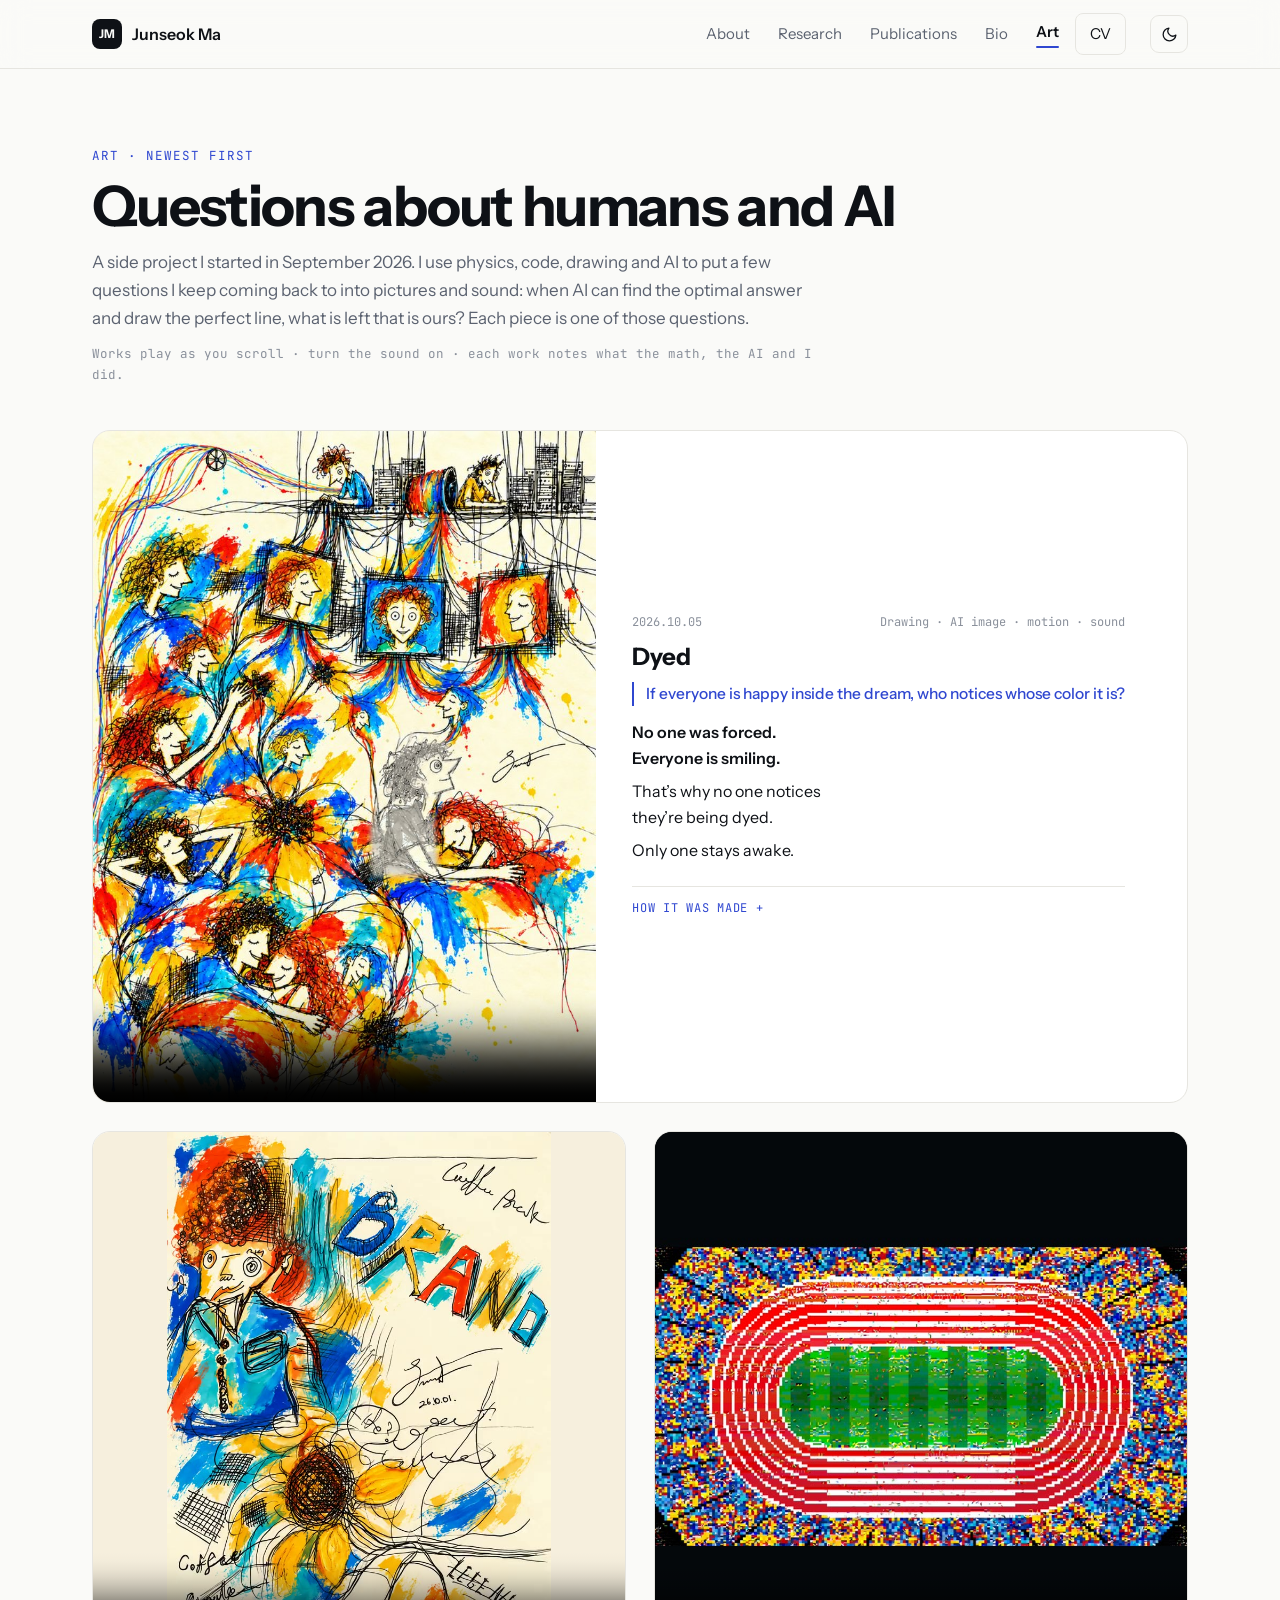
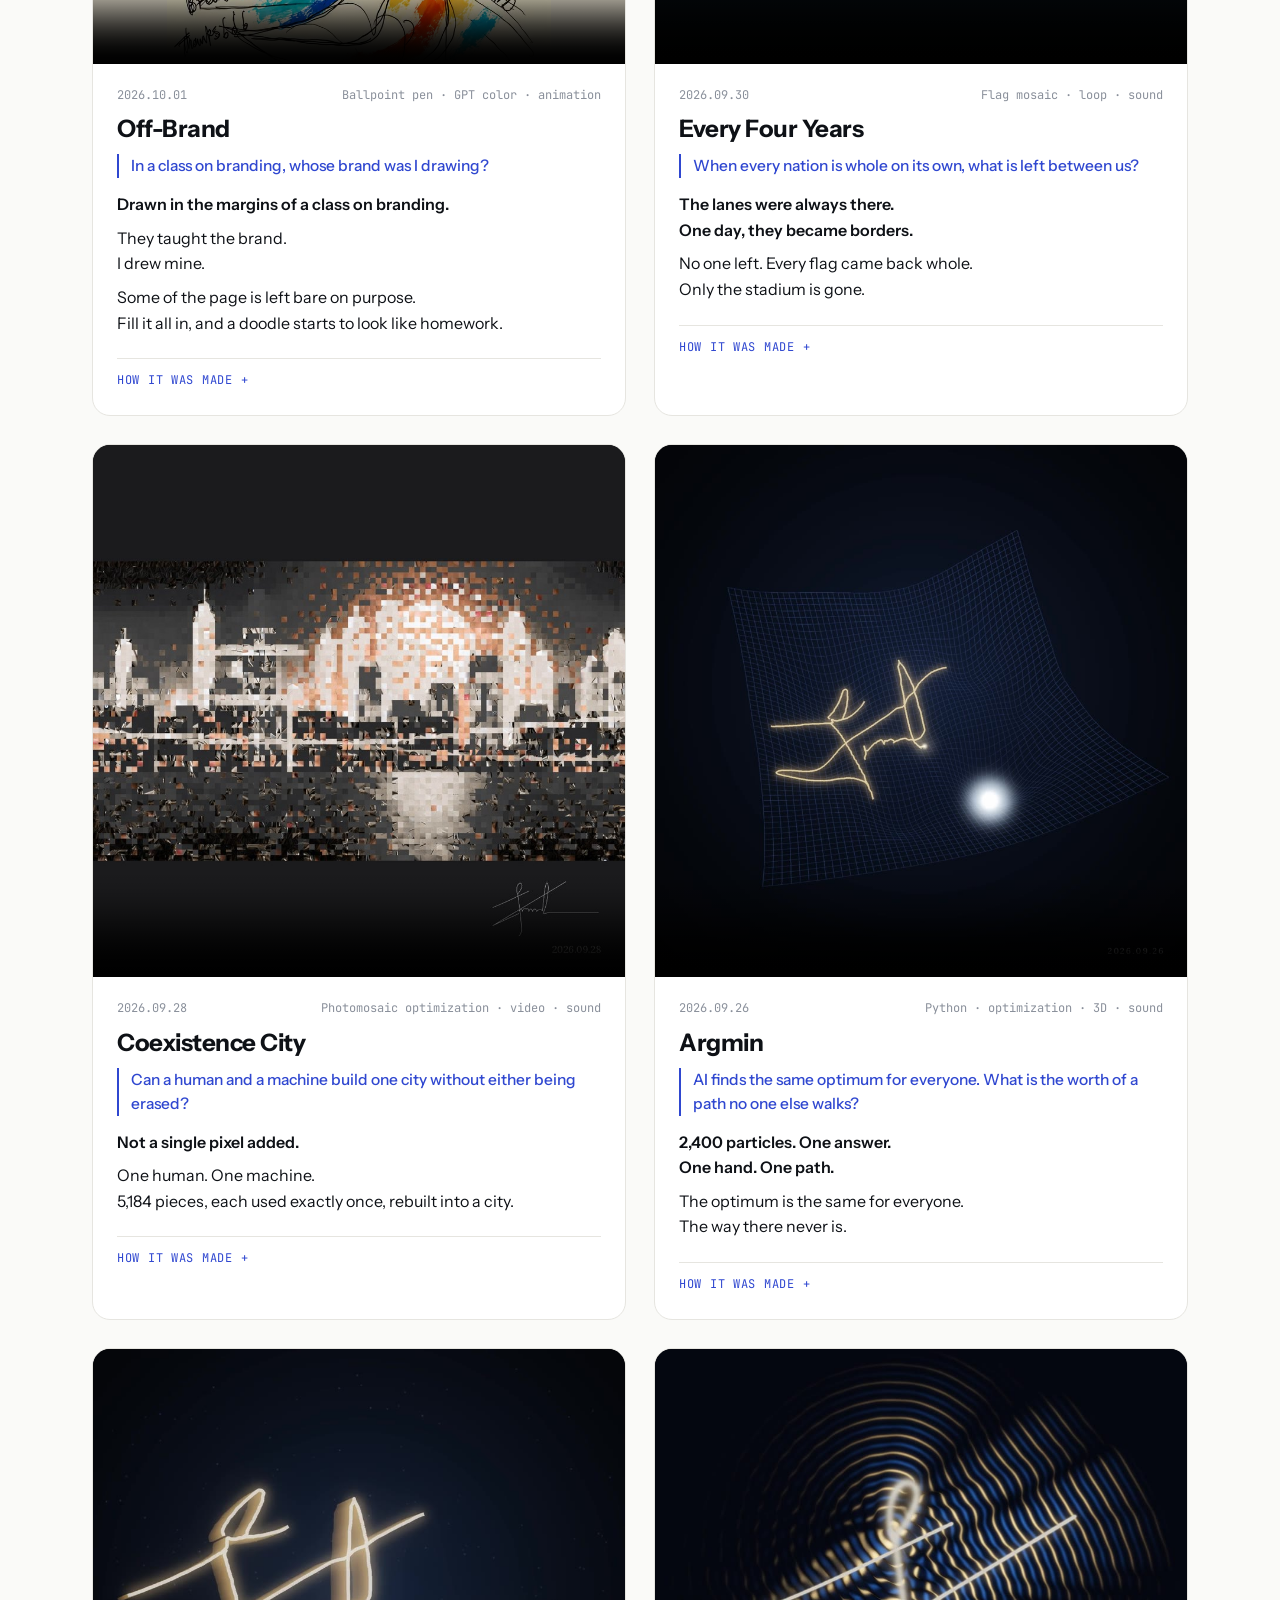
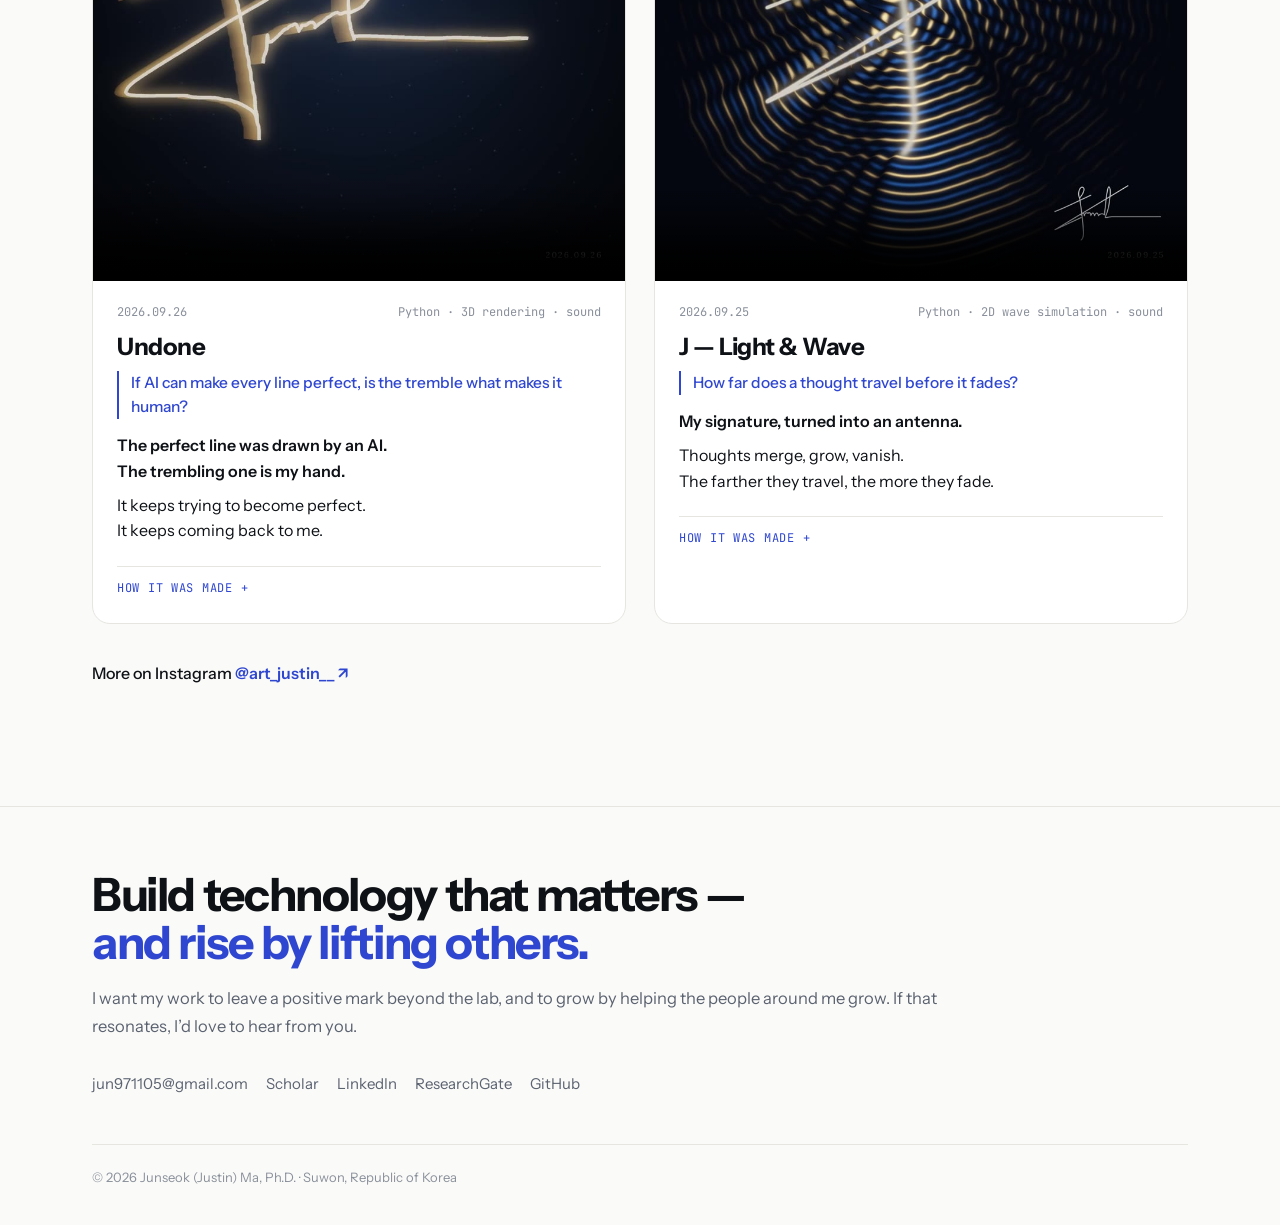
<file: art.html>
<!DOCTYPE html>
<html lang="en">
<head>
  <!-- HEAD:START -->
  <meta charset="UTF-8" />
  <meta name="viewport" content="width=device-width, initial-scale=1" />
  <meta name="color-scheme" content="light dark" />
  <link rel="preconnect" href="https://fonts.googleapis.com" />
  <link rel="preconnect" href="https://fonts.gstatic.com" crossorigin />
  <link href="https://fonts.googleapis.com/css2?family=Instrument+Sans:wght@400;500;600;700&family=JetBrains+Mono:wght@400;500&display=swap" rel="stylesheet" />
  <link rel="stylesheet" href="/assets/css/site.css?v=20261024d" />
  <script>try{var t=localStorage.getItem('theme');if(t)document.documentElement.setAttribute('data-theme',t);}catch(e){}</script>
  <!-- HEAD:END -->
  <title>Art — Junseok (Justin) Ma</title>
  <meta name="description" content="Digital art by Justin Ma: physics, code, drawing and AI." />
</head>
<body>
<!-- NAV:START -->
<header class="site-nav">
  <div class="container">
    <a class="brand" href="/"><span class="brand-mark">JM</span>Junseok Ma</a>
    <nav class="nav-links" aria-label="Main">
      <a href="/" data-nav="home">About</a>
      <a href="/research.html" data-nav="research">Research</a>
      <a href="/publication.html" data-nav="publications">Publications</a>
      <a href="/bio.html" data-nav="bio">Bio</a>
      <a href="/art.html" data-nav="art" class="active" aria-current="page">Art</a>
      <a class="nav-cv" href="/files/Junseok_Ma_CV.pdf" target="_blank" rel="noopener">CV</a>
    </nav>
    <button class="theme-toggle" type="button" data-theme-toggle aria-label="Toggle dark mode">
      <svg viewBox="0 0 24 24" fill="none" stroke="currentColor" stroke-width="1.8" stroke-linecap="round" stroke-linejoin="round" aria-hidden="true"><path d="M21 12.8A9 9 0 1 1 11.2 3a7 7 0 0 0 9.8 9.8z"/></svg>
    </button>
  </div>
</header>
<!-- NAV:END -->
  <main class="page art-page">
  <div class="container">
    <header class="page-header">
      <span class="eyebrow">Art · newest first</span>
      <h1>Questions about humans and AI</h1>
      <p>A side project I started in September 2026. I use physics, code, drawing and AI to put a few questions I keep coming back to into pictures and sound: when AI can find the optimal answer and draw the perfect line, what is left that is ours? Each piece is one of those questions.</p>
      <p class="art-hint">Works play as you scroll · turn the sound on · each work notes what the math, the AI and I did.</p>
    </header>
    <div class="art-grid">
        <article class="artwork artwork--feature">
          <div class="art-media">
            <video src="/images/art/dyed.mp4" poster="/images/art/dyed.jpg" muted loop playsinline preload="none" controls aria-label="Dyed — looping animation with sound"></video>
          </div>
          <div class="art-body">
            <div class="art-meta"><span>2026.10.05</span><span>Drawing · AI image · motion · sound</span></div>
            <h2>Dyed</h2>
            <p class="art-q">If everyone is happy inside the dream, who notices whose color it is?</p>
            <div class="art-lines">
            <p>No one was forced.<br />Everyone is smiling.</p>
            <p>That’s why no one notices<br />they’re being dyed.</p>
            <p>Only one stays awake.</p>
            </div>
            <details class="art-how"><summary>How it was made</summary><p>A vertical take on Diego Rivera’s <em>Detroit Industry</em> murals (1932–33): two operators at the top unspool color, it pours through the faces on the screens into a sea of sleeping, smiling people, then winds back up to the reel. One man, awake and holding someone asleep, never takes the color. The drawing grew out of my own hand-drawn style (curly hair, spiral eyes, sunflowers) and was developed with ChatGPT (OpenAI) from my sketches and directions. The motion and sound are code written with Claude (Anthropic): a lullaby swells as the color spreads, and one high note never changes, for the one who stays awake. A seamless 24-second loop.</p></details>
          </div>
        </article>
        <article class="artwork">
          <div class="art-media art-media--portrait">
            <video src="/images/art/off-brand.mp4" poster="/images/art/off-brand.jpg" muted loop playsinline preload="none" controls aria-label="Off-Brand — looping animation of a hand-drawn page"></video>
          </div>
          <div class="art-body">
            <div class="art-meta"><span>2026.10.01</span><span>Ballpoint pen · GPT color · animation</span></div>
            <h2>Off-Brand</h2>
            <p class="art-q">In a class on branding, whose brand was I drawing?</p>
            <div class="art-lines">
            <p>Drawn in the margins of a class on branding.</p>
            <p>They taught the brand.<br />I drew mine.</p>
            <p>Some of the page is left bare on purpose.<br />Fill it all in, and a doodle starts to look like homework.</p>
            </div>
            <details class="art-how"><summary>How it was made</summary><p>Ballpoint and copper pen, drawn by hand in the margins of my notes during a class on branding, then signed and dated on the page. Color was added with ChatGPT (OpenAI), keeping every pen line, the signature and the date exactly as drawn, and leaving patches of bare paper and loose lines so it still reads as a doodle rather than a finished painting. The animation is code written with Claude (Anthropic): it gently bends parts of the page (the man sways and nods, his spiral eyes turn, the sunflower floats) without redrawing a single line, plus a slight hand-drawn shimmer. The title has two meanings: drifting off the topic of the class, and doing something a little off-brand for an engineer.</p></details>
          </div>
        </article>
        <article class="artwork">
          <div class="art-media">
            <video src="/images/art/every-four-years.mp4" poster="/images/art/every-four-years.jpg" muted loop playsinline preload="none" controls aria-label="Every Four Years — looping video with sound"></video>
          </div>
          <div class="art-body">
            <div class="art-meta"><span>2026.09.30</span><span>Flag mosaic · loop · sound</span></div>
            <h2>Every Four Years</h2>
            <p class="art-q">When every nation is whole on its own, what is left between us?</p>
            <div class="art-lines">
            <p>The lanes were always there.<br />One day, they became borders.</p>
            <p>No one left. Every flag came back whole.<br />Only the stadium is gone.</p>
            </div>
            <details class="art-how"><summary>How it was made</summary><p>The flags of 193 UN member states and 2 observer states, each cut into 108 pieces — 21,060 in all, every piece used exactly once, nothing added or recolored. Arranged by color, they become a stadium seen from above. It tears along the lane lines, each piece flies home to its own flag in parade order, and then they gather again, in a seamless 36-second loop. The crowd is heard only while the stadium is whole; the glassy sparkle follows how many nations are in motion. Made in dialogue with Claude (Anthropic), which wrote the layout, rendering and sound code. Flag artwork: flag-icons (MIT).</p></details>
          </div>
        </article>
        <article class="artwork">
          <div class="art-media">
            <video src="/images/art/coexistence-city.mp4" poster="/images/art/coexistence-city.jpg" muted loop playsinline preload="none" controls aria-label="Coexistence City — looping video with sound"></video>
          </div>
          <div class="art-body">
            <div class="art-meta"><span>2026.09.28</span><span>Photomosaic optimization · video · sound</span></div>
            <h2>Coexistence City</h2>
            <p class="art-q">Can a human and a machine build one city without either being erased?</p>
            <div class="art-lines">
            <p>Not a single pixel added.</p>
            <p>One human. One machine.<br />5,184 pieces, each used exactly once, rebuilt into a city.</p>
            </div>
            <details class="art-how"><summary>How it was made</summary><p>The human is me; the robot was imagined by an AI (ChatGPT). Both portraits were cut into tiles, and an optimizer decided where every tile goes — no copies, no recoloring, nothing left over. Every tile that lands plays a note: soft strings for the human, small metallic pings for the machine. The math, not I, decided that the city’s light would come mostly from the human face, and its dark and water mostly from the machine. Code written with Claude (Anthropic).</p></details>
          </div>
        </article>
        <article class="artwork">
          <div class="art-media">
            <video src="/images/art/argmin.mp4" poster="/images/art/argmin.jpg" muted loop playsinline preload="none" controls aria-label="Argmin — looping video with sound"></video>
          </div>
          <div class="art-body">
            <div class="art-meta"><span>2026.09.26</span><span>Python · optimization · 3D · sound</span></div>
            <h2>Argmin</h2>
            <p class="art-q">AI finds the same optimum for everyone. What is the worth of a path no one else walks?</p>
            <div class="art-lines">
            <p>2,400 particles. One answer.<br />One hand. One path.</p>
            <p>The optimum is the same for everyone.<br />The way there never is.</p>
            </div>
            <details class="art-how"><summary>How it was made</summary><p>2,400 particles run gradient descent on a landscape I designed; almost all of them gather at the same minimum. The golden line is my handwritten signature: it follows my hand, not the slope, and bends where the terrain bends. Their tones collapse into one note as they converge. Code written with Claude (Anthropic).</p></details>
          </div>
        </article>
        <article class="artwork">
          <div class="art-media">
            <video src="/images/art/undone.mp4" poster="/images/art/undone.jpg" muted loop playsinline preload="none" controls aria-label="Undone — looping video with sound"></video>
          </div>
          <div class="art-body">
            <div class="art-meta"><span>2026.09.26</span><span>Python · 3D rendering · sound</span></div>
            <h2>Undone</h2>
            <p class="art-q">If AI can make every line perfect, is the tremble what makes it human?</p>
            <div class="art-lines">
            <p>The perfect line was drawn by an AI.<br />The trembling one is my hand.</p>
            <p>It keeps trying to become perfect.<br />It keeps coming back to me.</p>
            </div>
            <details class="art-how"><summary>How it was made</summary><p>The trembling line is traced from my real handwritten signature. Claude (Anthropic) smoothed it into perfect curves, then let it fall back to my hand. The melody is read off the signature itself: the higher the pen, the higher the note — clean when perfecting, lo-fi when returning.</p></details>
          </div>
        </article>
        <article class="artwork">
          <div class="art-media">
            <video src="/images/art/j-light-wave.mp4" poster="/images/art/j-light-wave.jpg" muted loop playsinline preload="none" controls aria-label="J — Light &amp; Wave — looping video with sound"></video>
          </div>
          <div class="art-body">
            <div class="art-meta"><span>2026.09.25</span><span>Python · 2D wave simulation · sound</span></div>
            <h2>J — Light &amp; Wave</h2>
            <p class="art-q">How far does a thought travel before it fades?</p>
            <div class="art-lines">
            <p>My signature, turned into an antenna.</p>
            <p>Thoughts merge, grow, vanish.<br />The farther they travel, the more they fade.</p>
            </div>
            <details class="art-how"><summary>How it was made</summary><p>About 240 tiny wave sources were placed along the strokes of my signature, a quarter wavelength apart, so each stroke radiates like a traveling-wave antenna. Their cylindrical waves were summed pixel by pixel: gold marks the crests, blue the troughs, and brightness the field strength. The loop is one full wave cycle. Physics set the interference and the nulls; I chose the color, the glow and the fade. A later still version uses my full handwritten signature (360 sources). Code written with Claude (Anthropic).</p></details>
          </div>
        </article>
    </div>
    <p class="art-follow">More on Instagram <a href="https://www.instagram.com/art_justin__/" target="_blank" rel="noopener">@art_justin__ ↗</a></p>
  </div>
  </main>
<!-- FOOTER:START -->
<footer class="site-footer">
  <div class="container">
    <div class="footer-cta">
      <div class="footer-message">
        <h2>Build technology that matters —<br /><span>and rise by lifting others.</span></h2>
        <p>I want my work to leave a positive mark beyond the lab, and to grow by helping the people around me grow. If that resonates, I’d love to hear from you.</p>
      </div>
      <div class="footer-links">
        <a href="mailto:jun971105@gmail.com">jun971105@gmail.com</a>
        <a href="https://scholar.google.com/citations?user=HI6_iqEAAAAJ&hl=en" target="_blank" rel="noopener">Scholar</a>
        <a href="https://www.linkedin.com/in/justin-junseok-ma/" target="_blank" rel="noopener">LinkedIn</a>
        <a href="https://www.researchgate.net/profile/Justin-Ma-11/research" target="_blank" rel="noopener">ResearchGate</a>
        <a href="https://github.com/justin-js-ma" target="_blank" rel="noopener">GitHub</a>
      </div>
    </div>
    <div class="footer-bottom">
      <span>© 2026 Junseok (Justin) Ma, Ph.D. · Suwon, Republic of Korea</span>
    </div>
  </div>
</footer>
<script src="/assets/js/site.js" defer></script>
<script src="/assets/js/art.js" defer></script>
<!-- FOOTER:END -->
</body>
</html>
</file>
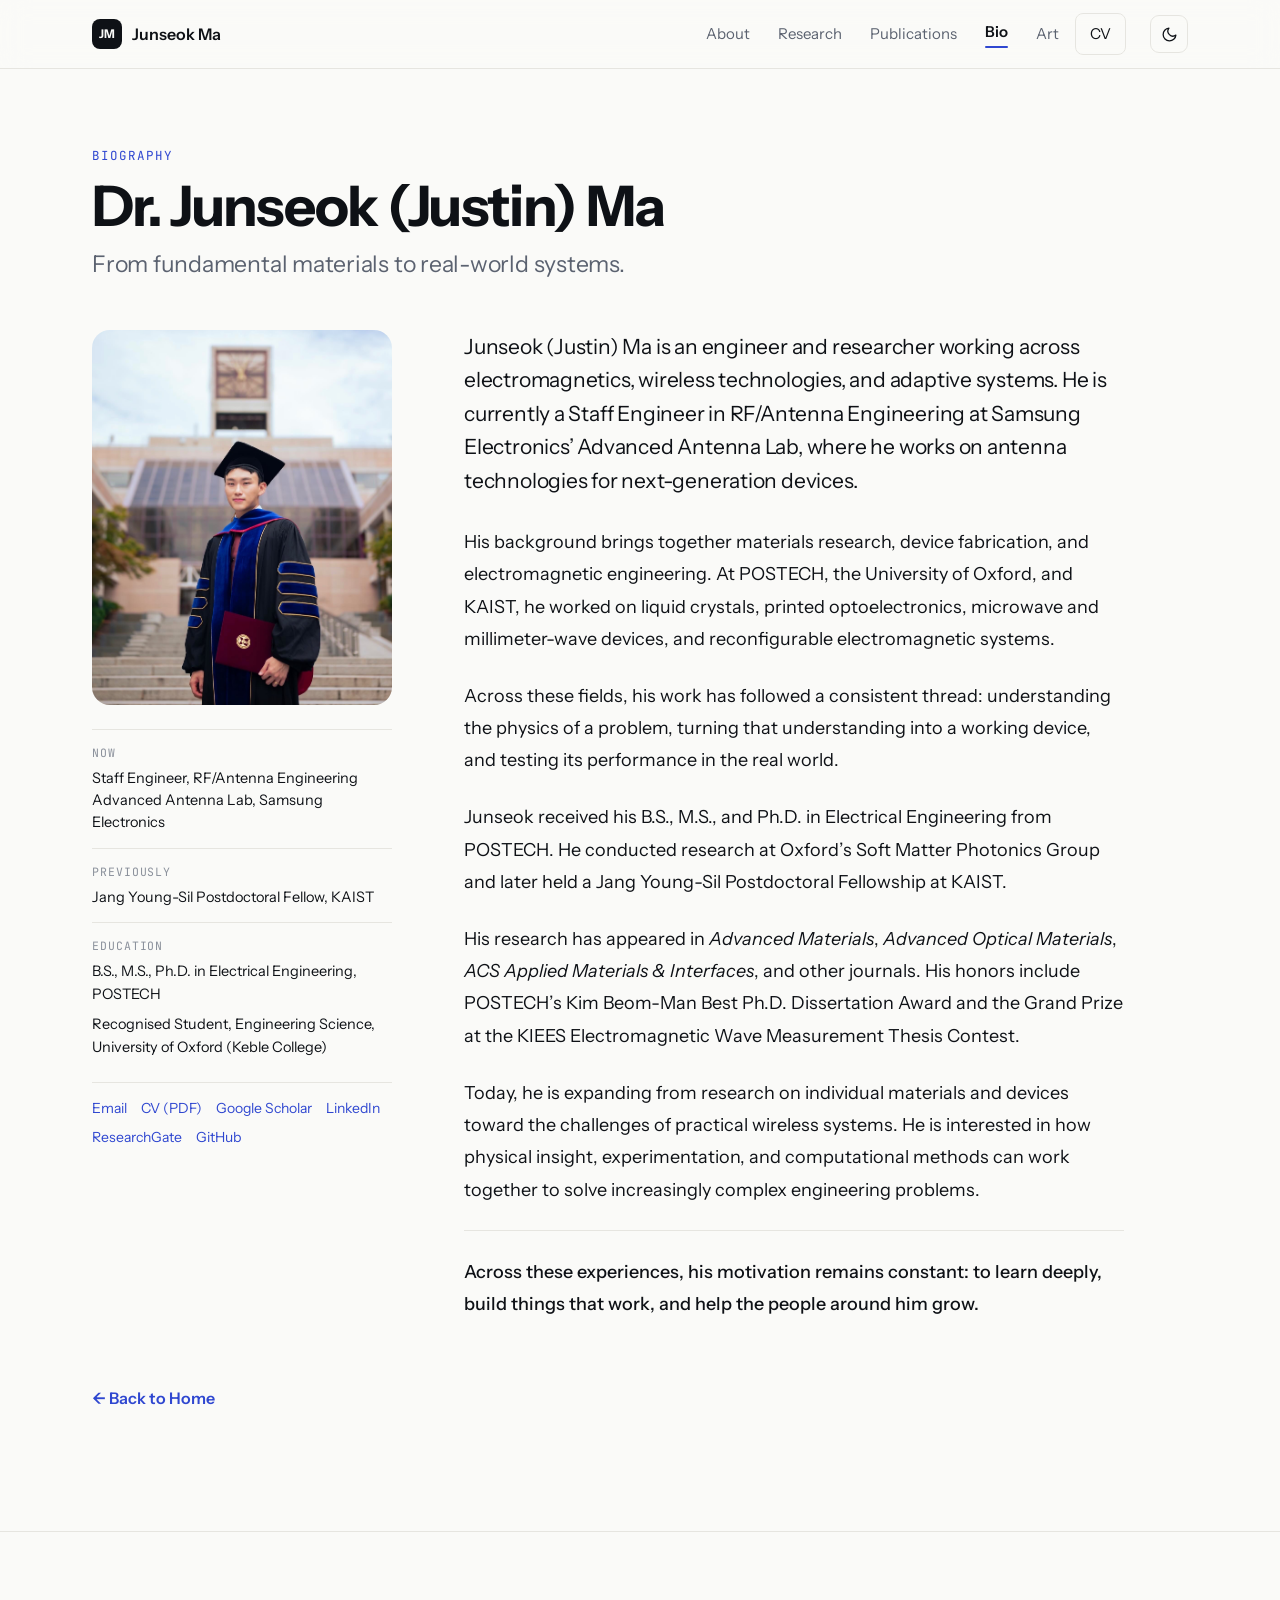
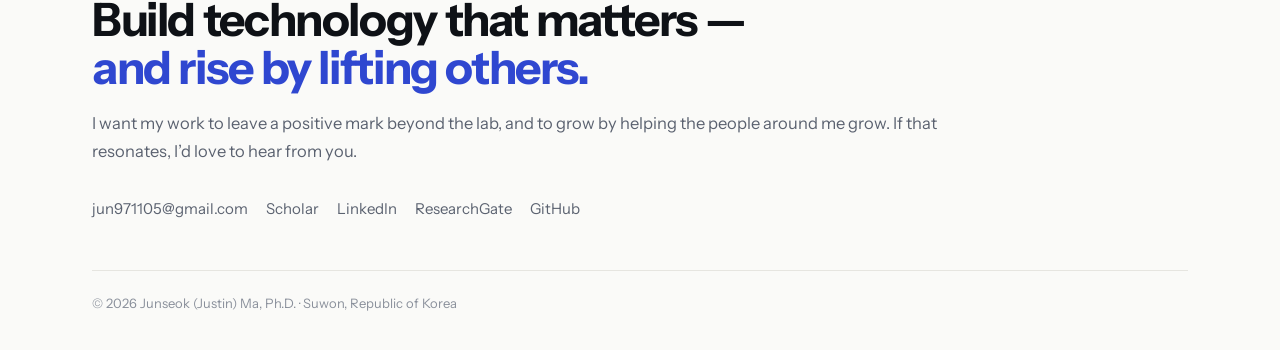
<file: bio.html>
<!DOCTYPE html>
<html lang="en">
<head>
  <!-- HEAD:START -->
  <meta charset="UTF-8" />
  <meta name="viewport" content="width=device-width, initial-scale=1" />
  <meta name="color-scheme" content="light dark" />
  <link rel="preconnect" href="https://fonts.googleapis.com" />
  <link rel="preconnect" href="https://fonts.gstatic.com" crossorigin />
  <link href="https://fonts.googleapis.com/css2?family=Instrument+Sans:wght@400;500;600;700&family=JetBrains+Mono:wght@400;500&display=swap" rel="stylesheet" />
  <link rel="stylesheet" href="/assets/css/site.css?v=20261024d" />
  <script>try{var t=localStorage.getItem('theme');if(t)document.documentElement.setAttribute('data-theme',t);}catch(e){}</script>
  <!-- HEAD:END -->
  <title>Junseok (Justin) Ma, Ph.D. — Biography</title>
</head>
<body>
<!-- NAV:START -->
<header class="site-nav">
  <div class="container">
    <a class="brand" href="/"><span class="brand-mark">JM</span>Junseok Ma</a>
    <nav class="nav-links" aria-label="Main">
      <a href="/" data-nav="home">About</a>
      <a href="/research.html" data-nav="research">Research</a>
      <a href="/publication.html" data-nav="publications">Publications</a>
      <a href="/bio.html" data-nav="bio" class="active" aria-current="page">Bio</a>
      <a href="/art.html" data-nav="art">Art</a>
      <a class="nav-cv" href="/files/Junseok_Ma_CV.pdf" target="_blank" rel="noopener">CV</a>
    </nav>
    <button class="theme-toggle" type="button" data-theme-toggle aria-label="Toggle dark mode">
      <svg viewBox="0 0 24 24" fill="none" stroke="currentColor" stroke-width="1.8" stroke-linecap="round" stroke-linejoin="round" aria-hidden="true"><path d="M21 12.8A9 9 0 1 1 11.2 3a7 7 0 0 0 9.8 9.8z"/></svg>
    </button>
  </div>
</header>
<!-- NAV:END -->

  <main class="page">
<div class="container">
    <header class="page-header bio-header">
      <span class="eyebrow">Biography</span>
      <h1>Dr. Junseok (Justin) Ma</h1>
      <p class="bio-tagline">From fundamental materials to real-world systems.</p>
    </header>

    <div class="bio-layout">
      <aside class="bio-aside">
        <img src="images/profile/Grad_Profile.jpg" alt="Junseok (Justin) Ma at his Ph.D. graduation, POSTECH" class="bio-photo" />
        <dl class="bio-facts">
          <div><dt>Now</dt><dd>Staff Engineer, RF/Antenna Engineering<br />Advanced Antenna Lab, Samsung Electronics</dd></div>
          <div><dt>Previously</dt><dd>Jang Young-Sil Postdoctoral Fellow, KAIST</dd></div>
          <div><dt>Education</dt><dd><span class="fact">B.S., M.S., Ph.D. in Electrical Engineering, POSTECH</span><span class="fact">Recognised Student, Engineering Science, University of Oxford (Keble College)</span></dd></div>
        </dl>
        <div class="bio-links">
          <a href="mailto:jun971105@gmail.com">Email</a>
          <a href="/files/Junseok_Ma_CV.pdf" target="_blank" rel="noopener">CV (PDF)</a>
          <a href="https://scholar.google.com/citations?user=HI6_iqEAAAAJ&hl=en" target="_blank" rel="noopener">Google Scholar</a>
          <a href="https://www.linkedin.com/in/justin-junseok-ma/" target="_blank" rel="noopener">LinkedIn</a>
          <a href="https://www.researchgate.net/profile/Justin-Ma-11/research" target="_blank" rel="noopener">ResearchGate</a>
          <a href="https://github.com/justin-js-ma" target="_blank" rel="noopener">GitHub</a>
        </div>
      </aside>

      <div class="bio-text">
        <p class="bio-lead">Junseok (Justin) Ma is an engineer and researcher working across electromagnetics, wireless technologies, and adaptive systems. He is currently a Staff Engineer in RF/Antenna Engineering at Samsung Electronics’ Advanced Antenna Lab, where he works on antenna technologies for next-generation devices.</p>

        <p>His background brings together materials research, device fabrication, and electromagnetic engineering. At POSTECH, the University of Oxford, and KAIST, he worked on liquid crystals, printed optoelectronics, microwave and millimeter-wave devices, and reconfigurable electromagnetic systems.</p>

        <p>Across these fields, his work has followed a consistent thread: understanding the physics of a problem, turning that understanding into a working device, and testing its performance in the real world.</p>

        <p>Junseok received his B.S., M.S., and Ph.D. in Electrical Engineering from POSTECH. He conducted research at Oxford’s Soft Matter Photonics Group and later held a Jang Young-Sil Postdoctoral Fellowship at KAIST.</p>

        <p>His research has appeared in <em>Advanced Materials</em>, <em>Advanced Optical Materials</em>, <em>ACS Applied Materials &amp; Interfaces</em>, and other journals. His honors include POSTECH’s Kim Beom-Man Best Ph.D. Dissertation Award and the Grand Prize at the KIEES Electromagnetic Wave Measurement Thesis Contest.</p>

        <p>Today, he is expanding from research on individual materials and devices toward the challenges of practical wireless systems. He is interested in how physical insight, experimentation, and computational methods can work together to solve increasingly complex engineering problems.</p>

        <p class="bio-close">Across these experiences, his motivation remains constant: to learn deeply, build things that work, and help the people around him grow.</p>
      </div>
    </div>

    <p class="back"><a href="/">← Back to Home</a></p>
  </div>
</main>
<!-- FOOTER:START -->
<footer class="site-footer">
  <div class="container">
    <div class="footer-cta">
      <div class="footer-message">
        <h2>Build technology that matters —<br /><span>and rise by lifting others.</span></h2>
        <p>I want my work to leave a positive mark beyond the lab, and to grow by helping the people around me grow. If that resonates, I’d love to hear from you.</p>
      </div>
      <div class="footer-links">
        <a href="mailto:jun971105@gmail.com">jun971105@gmail.com</a>
        <a href="https://scholar.google.com/citations?user=HI6_iqEAAAAJ&hl=en" target="_blank" rel="noopener">Scholar</a>
        <a href="https://www.linkedin.com/in/justin-junseok-ma/" target="_blank" rel="noopener">LinkedIn</a>
        <a href="https://www.researchgate.net/profile/Justin-Ma-11/research" target="_blank" rel="noopener">ResearchGate</a>
        <a href="https://github.com/justin-js-ma" target="_blank" rel="noopener">GitHub</a>
      </div>
    </div>
    <div class="footer-bottom">
      <span>© 2026 Junseok (Justin) Ma, Ph.D. · Suwon, Republic of Korea</span>
    </div>
  </div>
</footer>
<script src="/assets/js/site.js" defer></script>
<!-- FOOTER:END -->
</body>
</html>
</file>
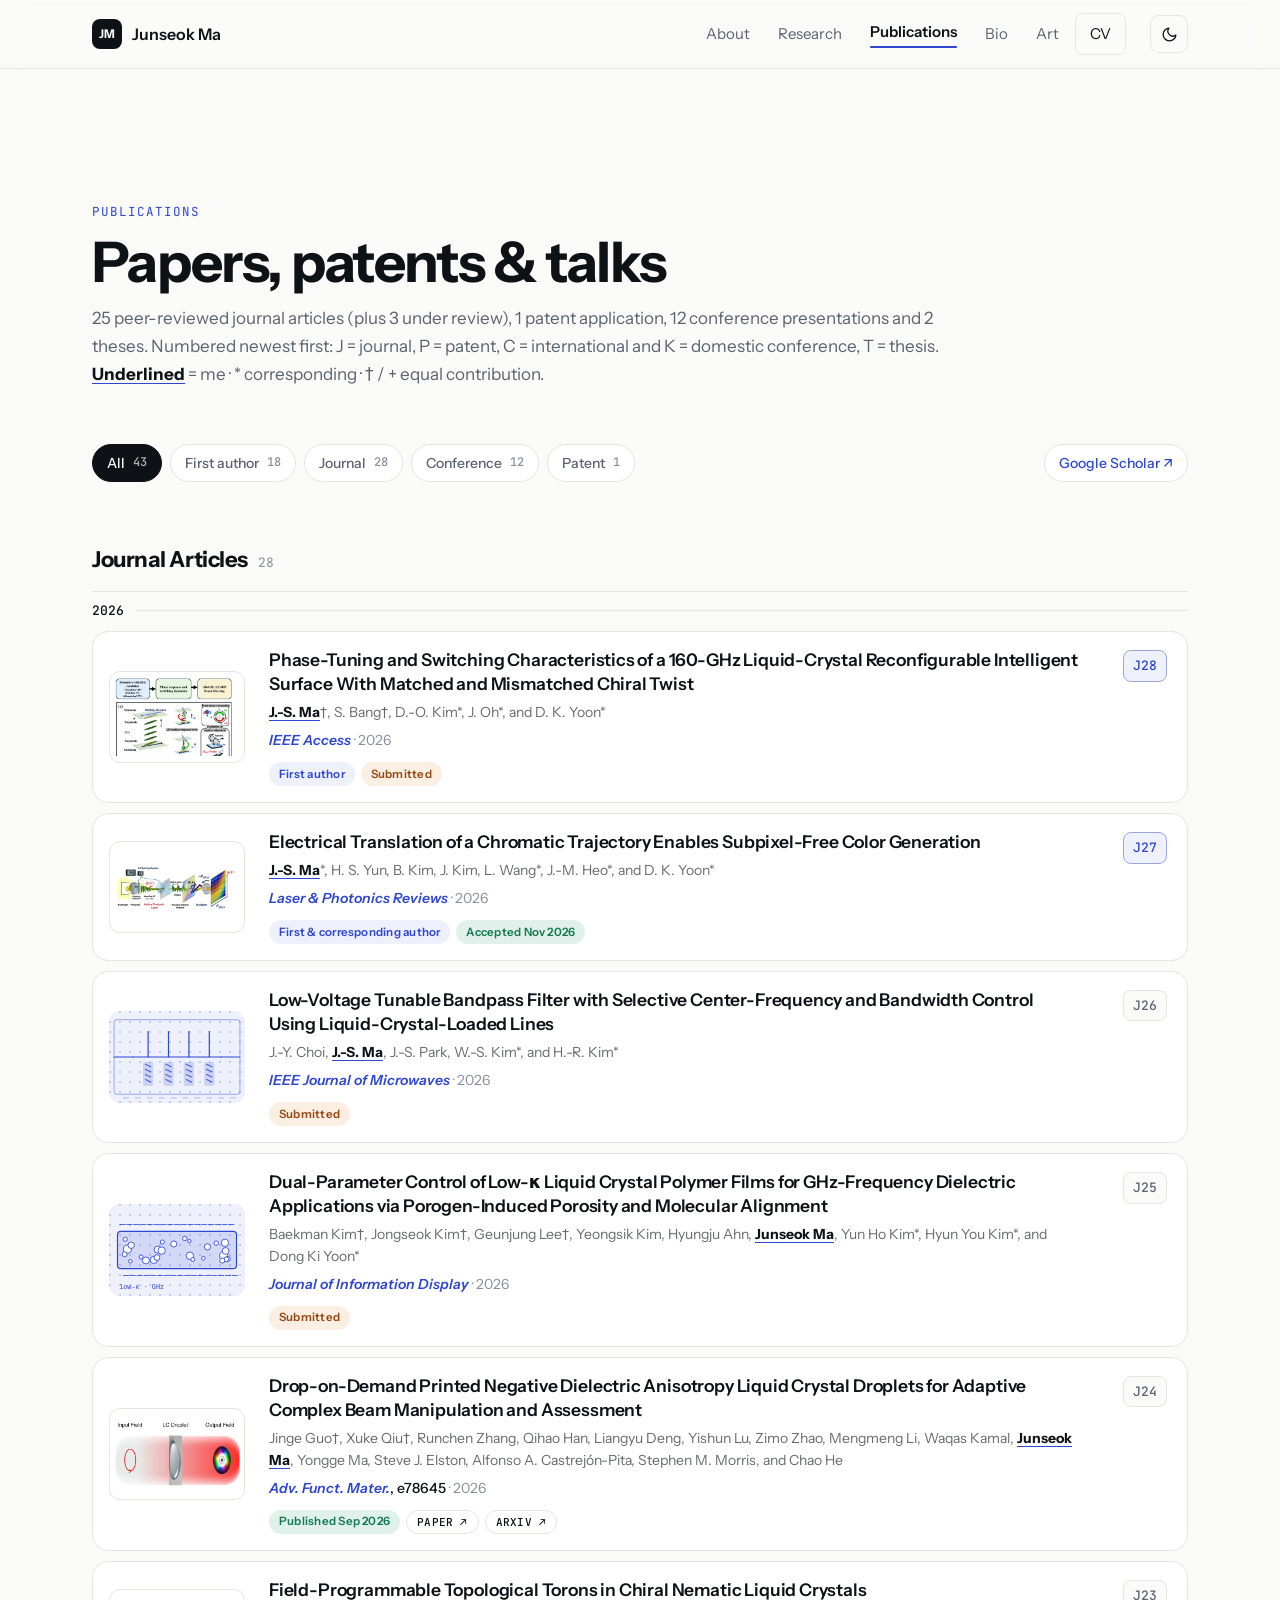
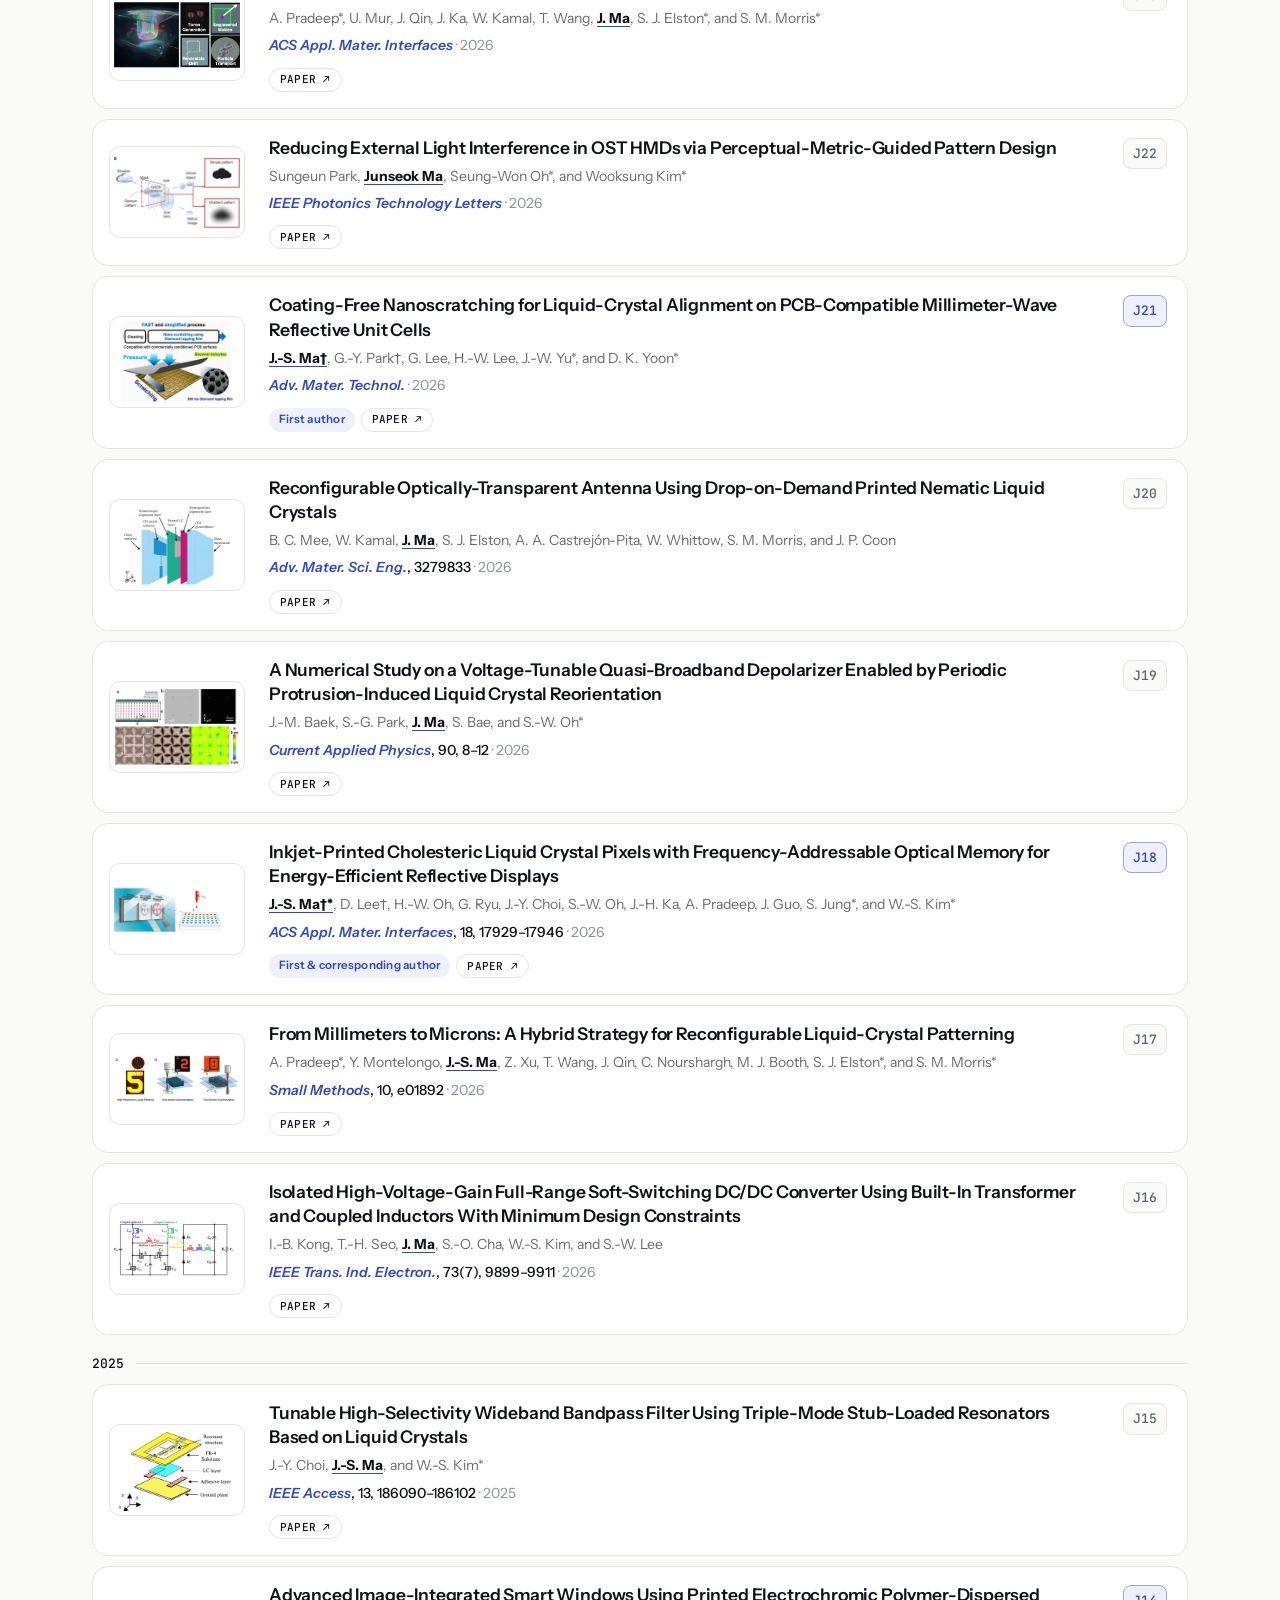
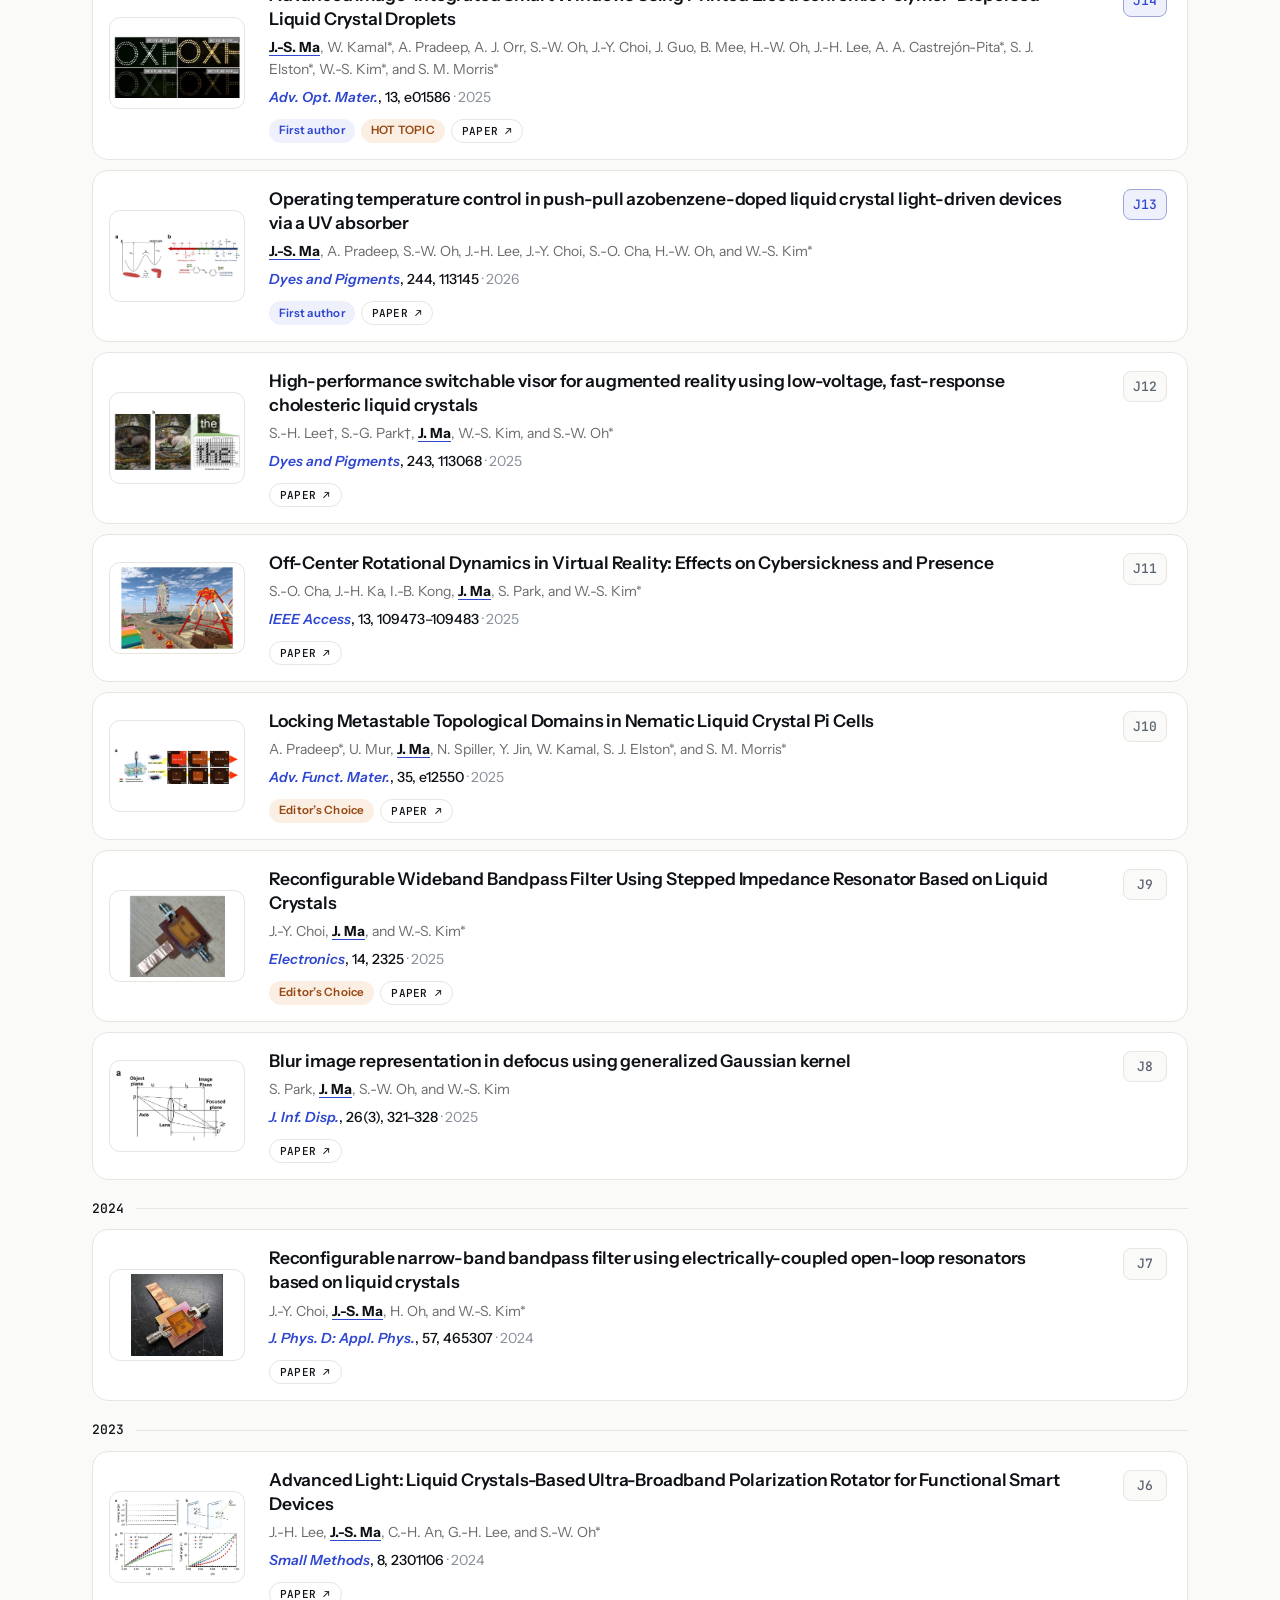
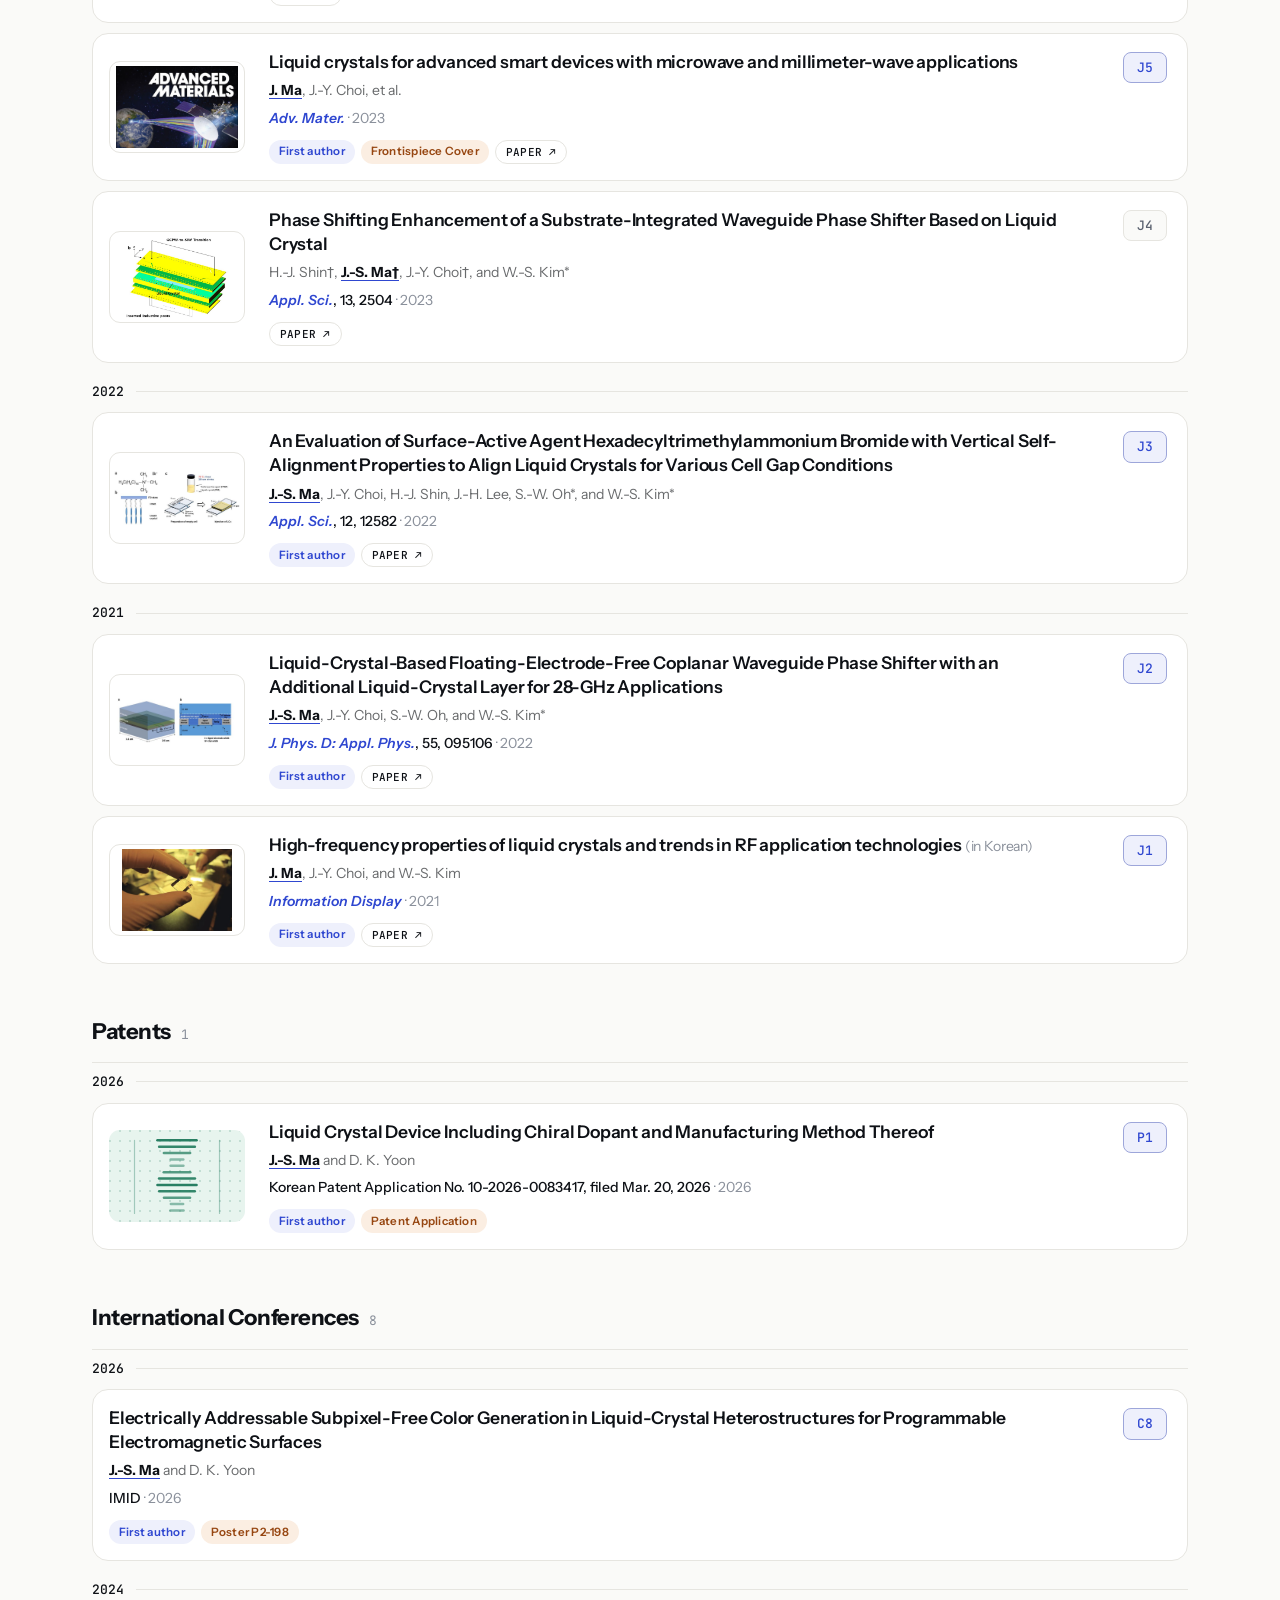
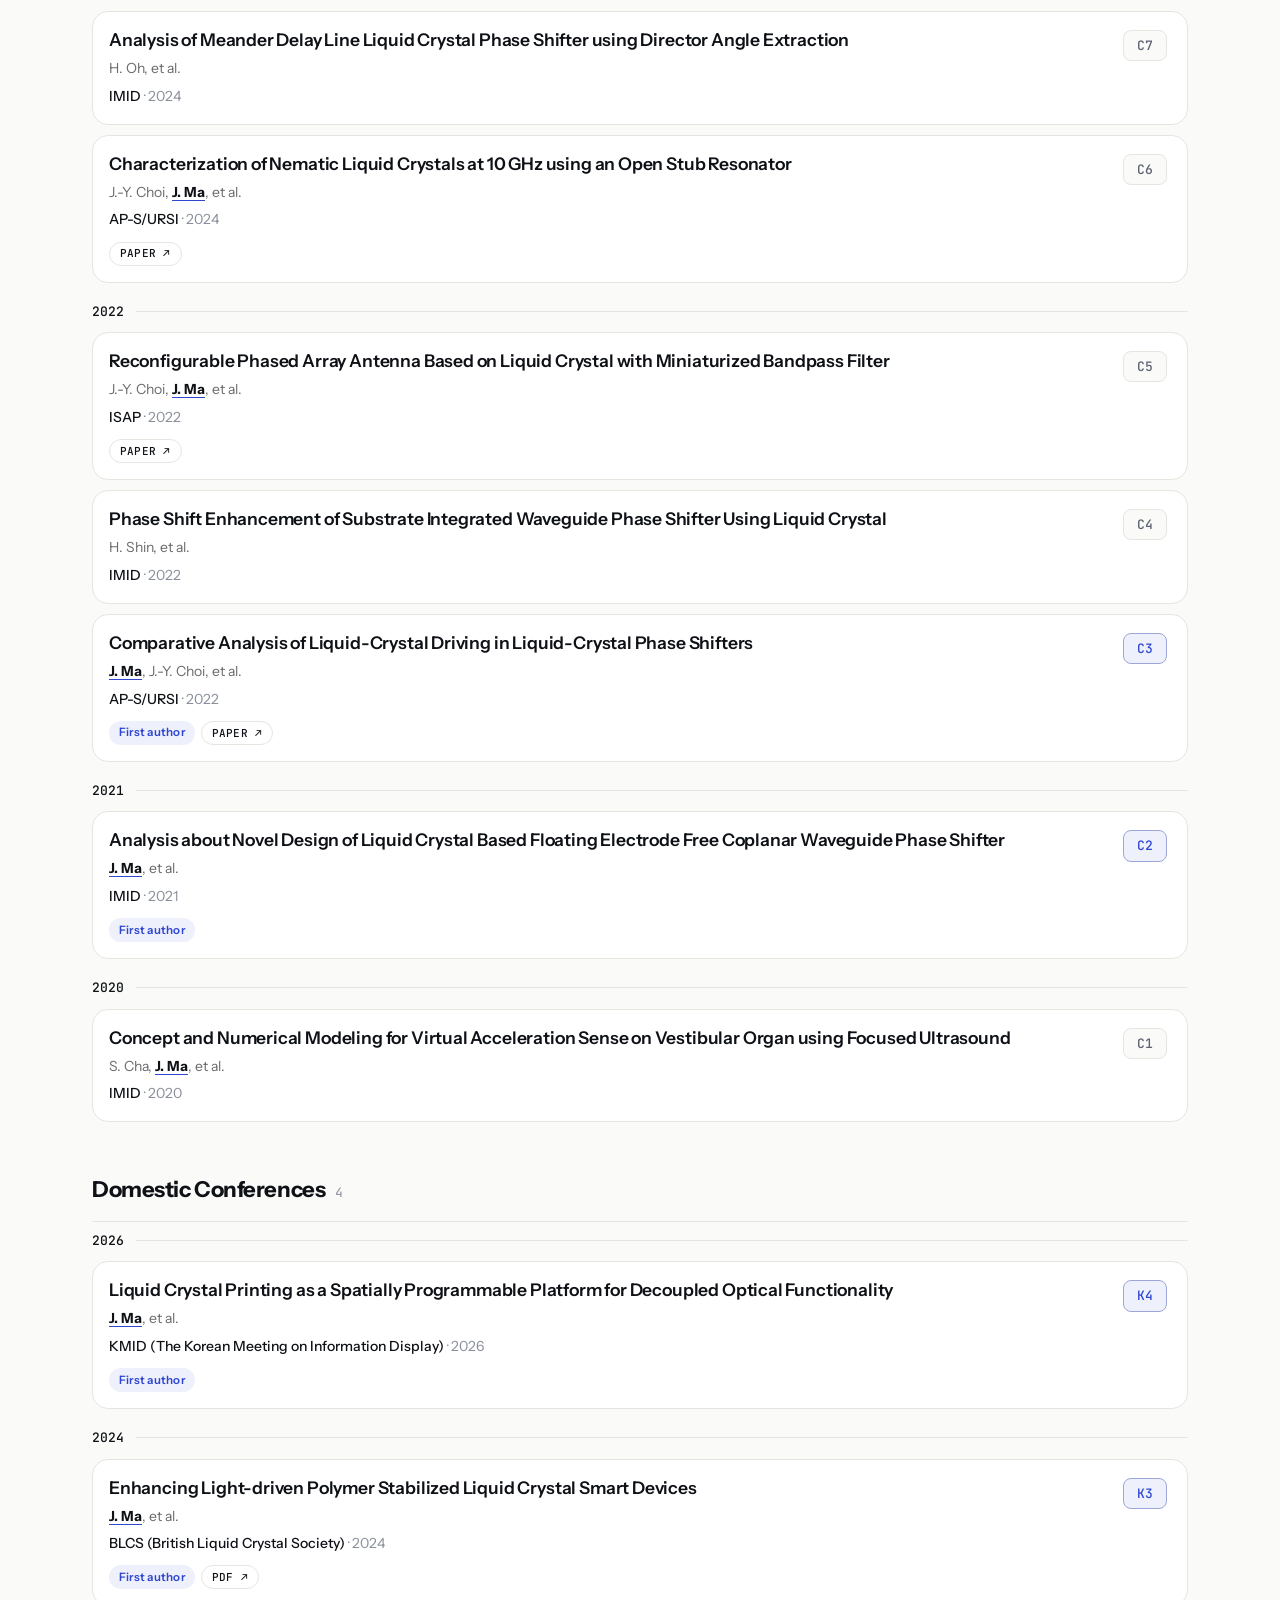
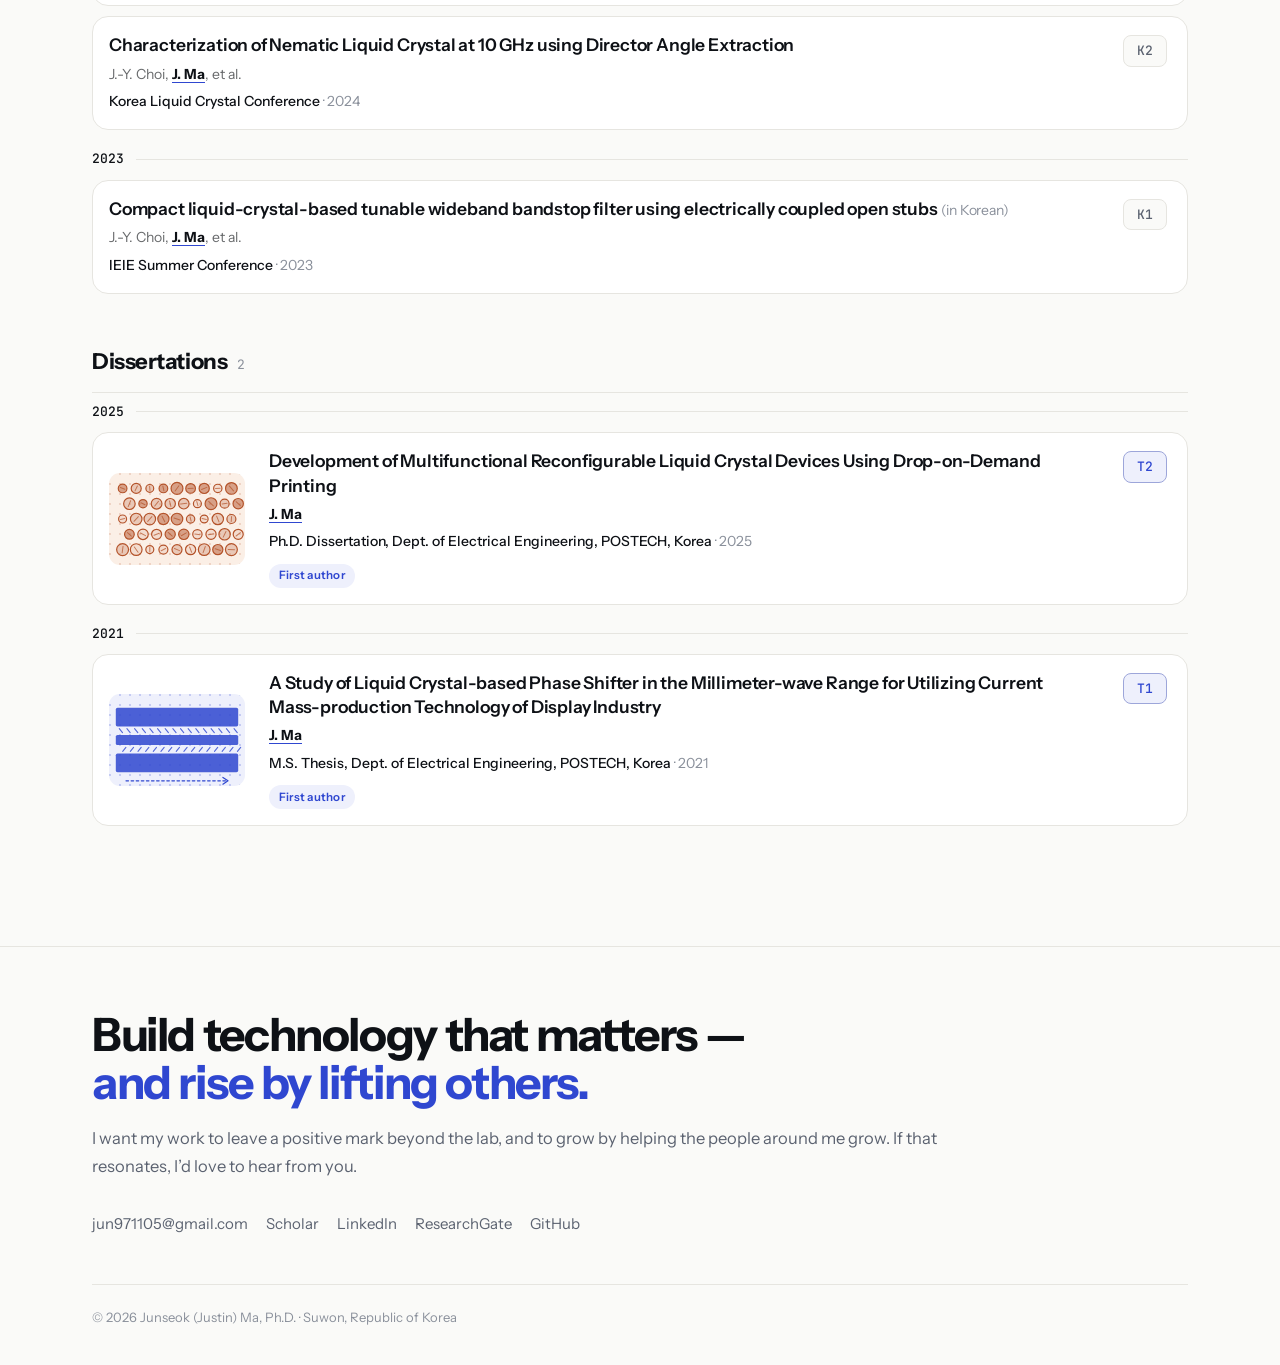
<file: publication.html>
<!DOCTYPE html>
<html lang="en">
<head>
  <!-- HEAD:START -->
  <meta charset="UTF-8" />
  <meta name="viewport" content="width=device-width, initial-scale=1" />
  <meta name="color-scheme" content="light dark" />
  <link rel="preconnect" href="https://fonts.googleapis.com" />
  <link rel="preconnect" href="https://fonts.gstatic.com" crossorigin />
  <link href="https://fonts.googleapis.com/css2?family=Instrument+Sans:wght@400;500;600;700&family=JetBrains+Mono:wght@400;500&display=swap" rel="stylesheet" />
  <link rel="stylesheet" href="/assets/css/site.css?v=20261024d" />
  <script>try{var t=localStorage.getItem('theme');if(t)document.documentElement.setAttribute('data-theme',t);}catch(e){}</script>
  <!-- HEAD:END -->
  <title>Publications — Junseok (Justin) Ma, Ph.D.</title>
</head>
<body>
<!-- NAV:START -->
<header class="site-nav">
  <div class="container">
    <a class="brand" href="/"><span class="brand-mark">JM</span>Junseok Ma</a>
    <nav class="nav-links" aria-label="Main">
      <a href="/" data-nav="home">About</a>
      <a href="/research.html" data-nav="research">Research</a>
      <a href="/publication.html" data-nav="publications" class="active" aria-current="page">Publications</a>
      <a href="/bio.html" data-nav="bio">Bio</a>
      <a href="/art.html" data-nav="art">Art</a>
      <a class="nav-cv" href="/files/Junseok_Ma_CV.pdf" target="_blank" rel="noopener">CV</a>
    </nav>
    <button class="theme-toggle" type="button" data-theme-toggle aria-label="Toggle dark mode">
      <svg viewBox="0 0 24 24" fill="none" stroke="currentColor" stroke-width="1.8" stroke-linecap="round" stroke-linejoin="round" aria-hidden="true"><path d="M21 12.8A9 9 0 1 1 11.2 3a7 7 0 0 0 9.8 9.8z"/></svg>
    </button>
  </div>
</header>
<!-- NAV:END -->
  
  <main class="page">
<div class="container">
    <section class="section">
      <header class="page-header">
        <span class="eyebrow">Publications</span>
        <h1>Papers, patents &amp; talks</h1>
        <p>25 peer-reviewed journal articles (plus 3 under review), 1 patent application, 12 conference presentations and 2 theses. Numbered newest first: J = journal, P = patent, C = international and K = domestic conference, T = thesis. <span class="me">Underlined</span> = me · * corresponding · † / + equal contribution.</p>
      </header>
      <div class="pub-filters" role="group" aria-label="Filter publications">
        <button type="button" class="filter is-active" data-filter="all">All <span>43</span></button>
        <button type="button" class="filter" data-filter="first">First author <span>18</span></button>
        <button type="button" class="filter" data-filter="journal">Journal <span>28</span></button>
        <button type="button" class="filter" data-filter="conf">Conference <span>12</span></button>
        <button type="button" class="filter" data-filter="patent">Patent <span>1</span></button>
        <a class="filter filter--ext" href="https://scholar.google.com/citations?user=HI6_iqEAAAAJ&hl=en" target="_blank" rel="noopener">Google Scholar ↗</a>
      </div>
      <section class="pub-group" data-group="journal">
        <h2 class="pub-group-title">Journal Articles <span>28</span></h2>
        <div class="pub-yeardiv"><span>2026</span></div>
        <article class="pubcard" data-type="journal" data-first="true">
          <div class="pub-thumb pub-thumb--rf has-art has-img"><img src="/images/pubs/submitted-160ghz-lc-ris.jpg" alt="Concept schematic of boundary–chirality conditions in an LC reconfigurable intelligent surface" loading="lazy" /></div>
          <div class="pub-body">
            <h3 class="pub-name">Phase-Tuning and Switching Characteristics of a 160-GHz Liquid-Crystal Reconfigurable Intelligent Surface With Matched and Mismatched Chiral Twist</h3>
            <p class="pub-by"><span class="me">J.-S. Ma</span>†, S. Bang†, D.-O. Kim*, J. Oh*, and D. K. Yoon*</p>
            <p class="pub-in"><span class="journal-name">IEEE Access</span> <span class="pub-y">· 2026</span></p>
            <div class="pub-pills"><span class="pill pill--first">First author</span><span class="pill pill--status">Submitted</span></div>
          </div>
          <div class="pub-no" title="J28">J28</div>
        </article>
        <article class="pubcard" data-type="journal" data-first="true">
          <div class="pub-thumb pub-thumb--optics has-art has-img"><img src="/images/pubs/lpr-2026-subpixel-free-color.jpg" alt="Concept schematic of an active–passive liquid-crystal optical stack for color generation" loading="lazy" /></div>
          <div class="pub-body">
            <h3 class="pub-name">Electrical Translation of a Chromatic Trajectory Enables Subpixel-Free Color Generation</h3>
            <p class="pub-by"><span class="me">J.-S. Ma</span>*, H. S. Yun, B. Kim, J. Kim, L. Wang*, J.-M. Heo*, and D. K. Yoon*</p>
            <p class="pub-in"><span class="journal-name">Laser &amp; Photonics Reviews</span> <span class="pub-y">· 2026</span></p>
            <div class="pub-pills"><span class="pill pill--first">First &amp; corresponding author</span><span class="pill pill--new">Accepted Nov 2026</span></div>
          </div>
          <div class="pub-no" title="J27">J27</div>
        </article>
        <article class="pubcard" data-type="journal" data-first="false">
          <div class="pub-thumb pub-thumb--rf has-art"><svg class="thumb-art" viewBox="0 0 160 104" xmlns="http://www.w3.org/2000/svg" aria-hidden="true" focusable="false"><rect x="6" y="8" width="148" height="88" rx="4" stroke="currentColor" fill="none" stroke-width="1.4" stroke-linecap="round" stroke-linejoin="round" stroke-opacity=".35"/><line x1="6" y1="52" x2="28" y2="52" stroke="currentColor" fill="none" stroke-width="1.4" stroke-linecap="round" stroke-linejoin="round" stroke-width="3"/><line x1="132" y1="52" x2="154" y2="52" stroke="currentColor" fill="none" stroke-width="1.4" stroke-linecap="round" stroke-linejoin="round" stroke-width="3"/><line x1="28" y1="52" x2="132" y2="52" stroke="currentColor" fill="none" stroke-width="1.4" stroke-linecap="round" stroke-linejoin="round" stroke-width="3"/><line x1="46" y1="52" x2="46" y2="22" stroke="currentColor" fill="none" stroke-width="1.4" stroke-linecap="round" stroke-linejoin="round" stroke-width="3"/><rect x="40" y="58" width="12" height="28" rx="2" fill="currentColor" fill-opacity="0.18" stroke="none"/><line x1="42.8" y1="60.6" x2="49.2" y2="63.4" stroke="currentColor" stroke-width="1.3" stroke-linecap="round" stroke-opacity="0.8"/><line x1="42.8" y1="66.6" x2="49.2" y2="69.4" stroke="currentColor" stroke-width="1.3" stroke-linecap="round" stroke-opacity="0.8"/><line x1="42.8" y1="72.6" x2="49.2" y2="75.4" stroke="currentColor" stroke-width="1.3" stroke-linecap="round" stroke-opacity="0.8"/><line x1="42.8" y1="78.6" x2="49.2" y2="81.4" stroke="currentColor" stroke-width="1.3" stroke-linecap="round" stroke-opacity="0.8"/><line x1="70" y1="52" x2="70" y2="22" stroke="currentColor" fill="none" stroke-width="1.4" stroke-linecap="round" stroke-linejoin="round" stroke-width="3"/><rect x="64" y="58" width="12" height="28" rx="2" fill="currentColor" fill-opacity="0.18" stroke="none"/><line x1="66.8" y1="60.6" x2="73.2" y2="63.4" stroke="currentColor" stroke-width="1.3" stroke-linecap="round" stroke-opacity="0.8"/><line x1="66.8" y1="66.6" x2="73.2" y2="69.4" stroke="currentColor" stroke-width="1.3" stroke-linecap="round" stroke-opacity="0.8"/><line x1="66.8" y1="72.6" x2="73.2" y2="75.4" stroke="currentColor" stroke-width="1.3" stroke-linecap="round" stroke-opacity="0.8"/><line x1="66.8" y1="78.6" x2="73.2" y2="81.4" stroke="currentColor" stroke-width="1.3" stroke-linecap="round" stroke-opacity="0.8"/><line x1="94" y1="52" x2="94" y2="22" stroke="currentColor" fill="none" stroke-width="1.4" stroke-linecap="round" stroke-linejoin="round" stroke-width="3"/><rect x="88" y="58" width="12" height="28" rx="2" fill="currentColor" fill-opacity="0.18" stroke="none"/><line x1="90.8" y1="60.6" x2="97.2" y2="63.4" stroke="currentColor" stroke-width="1.3" stroke-linecap="round" stroke-opacity="0.8"/><line x1="90.8" y1="66.6" x2="97.2" y2="69.4" stroke="currentColor" stroke-width="1.3" stroke-linecap="round" stroke-opacity="0.8"/><line x1="90.8" y1="72.6" x2="97.2" y2="75.4" stroke="currentColor" stroke-width="1.3" stroke-linecap="round" stroke-opacity="0.8"/><line x1="90.8" y1="78.6" x2="97.2" y2="81.4" stroke="currentColor" stroke-width="1.3" stroke-linecap="round" stroke-opacity="0.8"/><line x1="118" y1="52" x2="118" y2="22" stroke="currentColor" fill="none" stroke-width="1.4" stroke-linecap="round" stroke-linejoin="round" stroke-width="3"/><rect x="112" y="58" width="12" height="28" rx="2" fill="currentColor" fill-opacity="0.18" stroke="none"/><line x1="114.8" y1="60.6" x2="121.2" y2="63.4" stroke="currentColor" stroke-width="1.3" stroke-linecap="round" stroke-opacity="0.8"/><line x1="114.8" y1="66.6" x2="121.2" y2="69.4" stroke="currentColor" stroke-width="1.3" stroke-linecap="round" stroke-opacity="0.8"/><line x1="114.8" y1="72.6" x2="121.2" y2="75.4" stroke="currentColor" stroke-width="1.3" stroke-linecap="round" stroke-opacity="0.8"/><line x1="114.8" y1="78.6" x2="121.2" y2="81.4" stroke="currentColor" stroke-width="1.3" stroke-linecap="round" stroke-opacity="0.8"/><line x1="17.0" y1="100.0" x2="23.0" y2="100.0" stroke="currentColor" stroke-width="1.1" stroke-linecap="round" stroke-opacity="0.35"/><line x1="31.0" y1="100.0" x2="37.0" y2="100.0" stroke="currentColor" stroke-width="1.1" stroke-linecap="round" stroke-opacity="0.35"/><line x1="45.0" y1="100.0" x2="51.0" y2="100.0" stroke="currentColor" stroke-width="1.1" stroke-linecap="round" stroke-opacity="0.35"/><line x1="59.0" y1="100.0" x2="65.0" y2="100.0" stroke="currentColor" stroke-width="1.1" stroke-linecap="round" stroke-opacity="0.35"/><line x1="73.0" y1="100.0" x2="79.0" y2="100.0" stroke="currentColor" stroke-width="1.1" stroke-linecap="round" stroke-opacity="0.35"/><line x1="87.0" y1="100.0" x2="93.0" y2="100.0" stroke="currentColor" stroke-width="1.1" stroke-linecap="round" stroke-opacity="0.35"/><line x1="101.0" y1="100.0" x2="107.0" y2="100.0" stroke="currentColor" stroke-width="1.1" stroke-linecap="round" stroke-opacity="0.35"/><line x1="115.0" y1="100.0" x2="121.0" y2="100.0" stroke="currentColor" stroke-width="1.1" stroke-linecap="round" stroke-opacity="0.35"/><line x1="129.0" y1="100.0" x2="135.0" y2="100.0" stroke="currentColor" stroke-width="1.1" stroke-linecap="round" stroke-opacity="0.35"/><line x1="143.0" y1="100.0" x2="149.0" y2="100.0" stroke="currentColor" stroke-width="1.1" stroke-linecap="round" stroke-opacity="0.35"/></svg></div>
          <div class="pub-body">
            <h3 class="pub-name">Low-Voltage Tunable Bandpass Filter with Selective Center-Frequency and Bandwidth Control Using Liquid-Crystal-Loaded Lines</h3>
            <p class="pub-by">J.-Y. Choi, <span class="me">J.-S. Ma</span>, J.-S. Park, W.-S. Kim*, and H.-R. Kim*</p>
            <p class="pub-in"><span class="journal-name">IEEE Journal of Microwaves</span> <span class="pub-y">· 2026</span></p>
            <div class="pub-pills"><span class="pill pill--status">Submitted</span></div>
          </div>
          <div class="pub-no" title="J26">J26</div>
        </article>
        <article class="pubcard" data-type="journal" data-first="false">
          <div class="pub-thumb pub-thumb--rf has-art"><svg class="thumb-art" viewBox="0 0 160 104" xmlns="http://www.w3.org/2000/svg" aria-hidden="true" focusable="false"><rect x="10" y="30" width="140" height="44" rx="4" fill="currentColor" fill-opacity="0.14" stroke="none"/><rect x="10" y="30" width="140" height="44" rx="4" stroke="currentColor" fill="none" stroke-width="1.4" stroke-linecap="round" stroke-linejoin="round"/><circle cx="95.2" cy="58.8" r="4.4" fill="var(--surface, #fff)" stroke="currentColor" stroke-width="1"/><circle cx="134.9" cy="58.7" r="4.8" fill="var(--surface, #fff)" stroke="currentColor" stroke-width="1"/><circle cx="21.6" cy="51.0" r="4.8" fill="var(--surface, #fff)" stroke="currentColor" stroke-width="1"/><circle cx="98.5" cy="63.2" r="2.3" fill="var(--surface, #fff)" stroke="currentColor" stroke-width="1"/><circle cx="76.2" cy="44.9" r="3.6" fill="var(--surface, #fff)" stroke="currentColor" stroke-width="1"/><circle cx="89.2" cy="38.4" r="2.7" fill="var(--surface, #fff)" stroke="currentColor" stroke-width="1"/><circle cx="52.7" cy="63.7" r="4.3" fill="var(--surface, #fff)" stroke="currentColor" stroke-width="1"/><circle cx="37.8" cy="60.3" r="2.4" fill="var(--surface, #fff)" stroke="currentColor" stroke-width="1"/><circle cx="94.6" cy="41.5" r="2.0" fill="var(--surface, #fff)" stroke="currentColor" stroke-width="1"/><circle cx="126.1" cy="43.9" r="2.6" fill="var(--surface, #fff)" stroke="currentColor" stroke-width="1"/><circle cx="139.8" cy="62.4" r="2.9" fill="var(--surface, #fff)" stroke="currentColor" stroke-width="1"/><circle cx="137.2" cy="53.1" r="4.0" fill="var(--surface, #fff)" stroke="currentColor" stroke-width="1"/><circle cx="43.4" cy="64.3" r="4.1" fill="var(--surface, #fff)" stroke="currentColor" stroke-width="1"/><circle cx="137.9" cy="63.0" r="2.9" fill="var(--surface, #fff)" stroke="currentColor" stroke-width="1"/><circle cx="62.8" cy="42.6" r="2.4" fill="var(--surface, #fff)" stroke="currentColor" stroke-width="1"/><circle cx="26.1" cy="46.4" r="3.8" fill="var(--surface, #fff)" stroke="currentColor" stroke-width="1"/><circle cx="18.4" cy="57.0" r="3.0" fill="var(--surface, #fff)" stroke="currentColor" stroke-width="1"/><circle cx="56.4" cy="60.9" r="3.4" fill="var(--surface, #fff)" stroke="currentColor" stroke-width="1"/><circle cx="57.2" cy="51.5" r="4.1" fill="var(--surface, #fff)" stroke="currentColor" stroke-width="1"/><circle cx="25.1" cy="65.3" r="2.1" fill="var(--surface, #fff)" stroke="currentColor" stroke-width="1"/><circle cx="111.0" cy="61.7" r="2.1" fill="var(--surface, #fff)" stroke="currentColor" stroke-width="1"/><circle cx="115.7" cy="48.3" r="3.7" fill="var(--surface, #fff)" stroke="currentColor" stroke-width="1"/><circle cx="19.1" cy="39.3" r="2.5" fill="var(--surface, #fff)" stroke="currentColor" stroke-width="1"/><circle cx="136.4" cy="43.5" r="4.3" fill="var(--surface, #fff)" stroke="currentColor" stroke-width="1"/><circle cx="133.3" cy="64.4" r="3.0" fill="var(--surface, #fff)" stroke="currentColor" stroke-width="1"/><circle cx="62.0" cy="52.7" r="4.3" fill="var(--surface, #fff)" stroke="currentColor" stroke-width="1"/><line x1="13.0" y1="22.0" x2="19.0" y2="22.0" stroke="currentColor" stroke-width="1.4" stroke-linecap="round" stroke-opacity="0.8"/><line x1="17.0" y1="82.0" x2="23.0" y2="82.0" stroke="currentColor" stroke-width="1.4" stroke-linecap="round" stroke-opacity="0.8"/><line x1="21.0" y1="22.0" x2="27.0" y2="22.0" stroke="currentColor" stroke-width="1.4" stroke-linecap="round" stroke-opacity="0.8"/><line x1="25.0" y1="82.0" x2="31.0" y2="82.0" stroke="currentColor" stroke-width="1.4" stroke-linecap="round" stroke-opacity="0.8"/><line x1="29.0" y1="22.0" x2="35.0" y2="22.0" stroke="currentColor" stroke-width="1.4" stroke-linecap="round" stroke-opacity="0.8"/><line x1="33.0" y1="82.0" x2="39.0" y2="82.0" stroke="currentColor" stroke-width="1.4" stroke-linecap="round" stroke-opacity="0.8"/><line x1="37.0" y1="22.0" x2="43.0" y2="22.0" stroke="currentColor" stroke-width="1.4" stroke-linecap="round" stroke-opacity="0.8"/><line x1="41.0" y1="82.0" x2="47.0" y2="82.0" stroke="currentColor" stroke-width="1.4" stroke-linecap="round" stroke-opacity="0.8"/><line x1="45.0" y1="22.0" x2="51.0" y2="22.0" stroke="currentColor" stroke-width="1.4" stroke-linecap="round" stroke-opacity="0.8"/><line x1="49.0" y1="82.0" x2="55.0" y2="82.0" stroke="currentColor" stroke-width="1.4" stroke-linecap="round" stroke-opacity="0.8"/><line x1="53.0" y1="22.0" x2="59.0" y2="22.0" stroke="currentColor" stroke-width="1.4" stroke-linecap="round" stroke-opacity="0.8"/><line x1="57.0" y1="82.0" x2="63.0" y2="82.0" stroke="currentColor" stroke-width="1.4" stroke-linecap="round" stroke-opacity="0.8"/><line x1="61.0" y1="22.0" x2="67.0" y2="22.0" stroke="currentColor" stroke-width="1.4" stroke-linecap="round" stroke-opacity="0.8"/><line x1="65.0" y1="82.0" x2="71.0" y2="82.0" stroke="currentColor" stroke-width="1.4" stroke-linecap="round" stroke-opacity="0.8"/><line x1="69.0" y1="22.0" x2="75.0" y2="22.0" stroke="currentColor" stroke-width="1.4" stroke-linecap="round" stroke-opacity="0.8"/><line x1="73.0" y1="82.0" x2="79.0" y2="82.0" stroke="currentColor" stroke-width="1.4" stroke-linecap="round" stroke-opacity="0.8"/><line x1="77.0" y1="22.0" x2="83.0" y2="22.0" stroke="currentColor" stroke-width="1.4" stroke-linecap="round" stroke-opacity="0.8"/><line x1="81.0" y1="82.0" x2="87.0" y2="82.0" stroke="currentColor" stroke-width="1.4" stroke-linecap="round" stroke-opacity="0.8"/><line x1="85.0" y1="22.0" x2="91.0" y2="22.0" stroke="currentColor" stroke-width="1.4" stroke-linecap="round" stroke-opacity="0.8"/><line x1="89.0" y1="82.0" x2="95.0" y2="82.0" stroke="currentColor" stroke-width="1.4" stroke-linecap="round" stroke-opacity="0.8"/><line x1="93.0" y1="22.0" x2="99.0" y2="22.0" stroke="currentColor" stroke-width="1.4" stroke-linecap="round" stroke-opacity="0.8"/><line x1="97.0" y1="82.0" x2="103.0" y2="82.0" stroke="currentColor" stroke-width="1.4" stroke-linecap="round" stroke-opacity="0.8"/><line x1="101.0" y1="22.0" x2="107.0" y2="22.0" stroke="currentColor" stroke-width="1.4" stroke-linecap="round" stroke-opacity="0.8"/><line x1="105.0" y1="82.0" x2="111.0" y2="82.0" stroke="currentColor" stroke-width="1.4" stroke-linecap="round" stroke-opacity="0.8"/><line x1="109.0" y1="22.0" x2="115.0" y2="22.0" stroke="currentColor" stroke-width="1.4" stroke-linecap="round" stroke-opacity="0.8"/><line x1="113.0" y1="82.0" x2="119.0" y2="82.0" stroke="currentColor" stroke-width="1.4" stroke-linecap="round" stroke-opacity="0.8"/><line x1="117.0" y1="22.0" x2="123.0" y2="22.0" stroke="currentColor" stroke-width="1.4" stroke-linecap="round" stroke-opacity="0.8"/><line x1="121.0" y1="82.0" x2="127.0" y2="82.0" stroke="currentColor" stroke-width="1.4" stroke-linecap="round" stroke-opacity="0.8"/><line x1="125.0" y1="22.0" x2="131.0" y2="22.0" stroke="currentColor" stroke-width="1.4" stroke-linecap="round" stroke-opacity="0.8"/><line x1="129.0" y1="82.0" x2="135.0" y2="82.0" stroke="currentColor" stroke-width="1.4" stroke-linecap="round" stroke-opacity="0.8"/><line x1="133.0" y1="22.0" x2="139.0" y2="22.0" stroke="currentColor" stroke-width="1.4" stroke-linecap="round" stroke-opacity="0.8"/><line x1="137.0" y1="82.0" x2="143.0" y2="82.0" stroke="currentColor" stroke-width="1.4" stroke-linecap="round" stroke-opacity="0.8"/><line x1="141.0" y1="22.0" x2="147.0" y2="22.0" stroke="currentColor" stroke-width="1.4" stroke-linecap="round" stroke-opacity="0.8"/><line x1="145.0" y1="82.0" x2="151.0" y2="82.0" stroke="currentColor" stroke-width="1.4" stroke-linecap="round" stroke-opacity="0.8"/><text x="12" y="98" font-size="8" font-family="monospace" fill="currentColor">low-κ · GHz</text></svg></div>
          <div class="pub-body">
            <h3 class="pub-name">Dual-Parameter Control of Low-κ Liquid Crystal Polymer Films for GHz-Frequency Dielectric Applications via Porogen-Induced Porosity and Molecular Alignment</h3>
            <p class="pub-by">Baekman Kim†, Jongseok Kim†, Geunjung Lee†, Yeongsik Kim, Hyungju Ahn, <span class="me">Junseok Ma</span>, Yun Ho Kim*, Hyun You Kim*, and Dong Ki Yoon*</p>
            <p class="pub-in"><span class="journal-name">Journal of Information Display</span> <span class="pub-y">· 2026</span></p>
            <div class="pub-pills"><span class="pill pill--status">Submitted</span></div>
          </div>
          <div class="pub-no" title="J25">J25</div>
        </article>
        <article class="pubcard" data-type="journal" data-first="false">
          <div class="pub-thumb pub-thumb--optics has-art has-img"><img src="/images/pubs/afm-2026-lc-droplet-skyrmion.jpg" alt="Input field passing through a printed LC droplet to produce a structured output field" loading="lazy" /></div>
          <div class="pub-body">
            <h3 class="pub-name">Drop-on-Demand Printed Negative Dielectric Anisotropy Liquid Crystal Droplets for Adaptive Complex Beam Manipulation and Assessment</h3>
            <p class="pub-by">Jinge Guo†, Xuke Qiu†, Runchen Zhang, Qihao Han, Liangyu Deng, Yishun Lu, Zimo Zhao, Mengmeng Li, Waqas Kamal, <span class="me">Junseok Ma</span>, Yongge Ma, Steve J. Elston, Alfonso A. Castrejón-Pita, Stephen M. Morris, and Chao He</p>
            <p class="pub-in"><span class="journal-name">Adv. Funct. Mater.</span>, e78645 <span class="pub-y">· 2026</span></p>
            <div class="pub-pills"><span class="pill pill--new">Published Sep 2026</span><a class="pill pill--link" href="https://doi.org/10.1002/adfm.78645" target="_blank" rel="noopener">Paper ↗</a><a class="pill pill--link" href="https://arxiv.org/abs/2605.03834" target="_blank" rel="noopener">arXiv ↗</a></div>
          </div>
          <div class="pub-no" title="J24">J24</div>
        </article>
        <article class="pubcard" data-type="journal" data-first="false">
          <div class="pub-thumb pub-thumb--matter has-art has-img"><img src="/images/pubs/image.png" alt="Field-programmable torons in a chiral nematic LC cell: toron generation, engineered motion, reversible drift and particle transport" loading="lazy" /></div>
          <div class="pub-body">
            <h3 class="pub-name">Field-Programmable Topological Torons in Chiral Nematic Liquid Crystals</h3>
            <p class="pub-by">A. Pradeep*, U. Mur, J. Qin, J. Ka, W. Kamal, T. Wang, <span class="me">J. Ma</span>, S. J. Elston*, and S. M. Morris*</p>
            <p class="pub-in"><span class="journal-name">ACS Appl. Mater. Interfaces</span> <span class="pub-y">· 2026</span></p>
            <div class="pub-pills"><a class="pill pill--link" href="https://doi.org/10.1021/acsami.6c10672" target="_blank" rel="noopener">Paper ↗</a></div>
          </div>
          <div class="pub-no" title="J23">J23</div>
        </article>
        <article class="pubcard" data-type="journal" data-first="false">
          <div class="pub-thumb pub-thumb--optics has-art has-img"><img src="/images/pubs/ieee-ptl-2026-ost-hmd.jpg" alt="Concept of perceptual-metric-guided occlusion patterns for OST HMDs" loading="lazy" /></div>
          <div class="pub-body">
            <h3 class="pub-name">Reducing External Light Interference in OST HMDs via Perceptual-Metric-Guided Pattern Design</h3>
            <p class="pub-by">Sungeun Park, <span class="me">Junseok Ma</span>, Seung-Won Oh*, and Wooksung Kim*</p>
            <p class="pub-in"><span class="journal-name">IEEE Photonics Technology Letters</span> <span class="pub-y">· 2026</span></p>
            <div class="pub-pills"><a class="pill pill--link" href="https://doi.org/10.1109/LPT.2026.3729674" target="_blank" rel="noopener">Paper ↗</a></div>
          </div>
          <div class="pub-no" title="J22">J22</div>
        </article>
        <article class="pubcard" data-type="journal" data-first="true">
          <div class="pub-thumb pub-thumb--rf has-art has-img"><img src="/images/pubs/admt-2026-nanoscratch.jpg" alt="Coating-free nanoscratching of PCB unit cells with a diamond lapping film" loading="lazy" /></div>
          <div class="pub-body">
            <h3 class="pub-name">Coating-Free Nanoscratching for Liquid-Crystal Alignment on PCB-Compatible Millimeter-Wave Reflective Unit Cells</h3>
            <p class="pub-by"><span class="me">J.-S. Ma†</span>, G.-Y. Park†, G. Lee, H.-W. Lee, J.-W. Yu*, and D. K. Yoon*</p>
            <p class="pub-in"><span class="journal-name">Adv. Mater. Technol.</span> <span class="pub-y">· 2026</span></p>
            <div class="pub-pills"><span class="pill pill--first">First author</span><a class="pill pill--link" href="https://advanced.onlinelibrary.wiley.com/doi/10.1002/admt.71166" target="_blank" rel="noopener">Paper ↗</a></div>
          </div>
          <div class="pub-no" title="J21">J21</div>
        </article>
        <article class="pubcard" data-type="journal" data-first="false">
          <div class="pub-thumb pub-thumb--rf has-art has-img"><img src="/images/pubs/amse-2026-transparent-antenna.jpg" alt="Exploded view of the transparent ITO patch antenna with a printed LC layer" loading="lazy" /></div>
          <div class="pub-body">
            <h3 class="pub-name">Reconfigurable Optically-Transparent Antenna Using Drop-on-Demand Printed Nematic Liquid Crystals</h3>
            <p class="pub-by">B. C. Mee, W. Kamal, <span class="me">J. Ma</span>, S. J. Elston, A. A. Castrejón-Pita, W. Whittow, S. M. Morris, and J. P. Coon</p>
            <p class="pub-in"><span class="journal-name">Adv. Mater. Sci. Eng.</span>, 3279833 <span class="pub-y">· 2026</span></p>
            <div class="pub-pills"><a class="pill pill--link" href="https://onlinelibrary.wiley.com/doi/10.1155/amse/3279833" target="_blank" rel="noopener">Paper ↗</a></div>
          </div>
          <div class="pub-no" title="J20">J20</div>
        </article>
        <article class="pubcard" data-type="journal" data-first="false">
          <div class="pub-thumb pub-thumb--optics has-art has-img"><img src="/images/pubs/cap-2026-lc-depolarizer.jpg" alt="Protrusion-patterned LC cell and simulated POM textures and retardation map" loading="lazy" /></div>
          <div class="pub-body">
            <h3 class="pub-name">A Numerical Study on a Voltage-Tunable Quasi-Broadband Depolarizer Enabled by Periodic Protrusion-Induced Liquid Crystal Reorientation</h3>
            <p class="pub-by">J.-M. Baek, S.-G. Park, <span class="me">J. Ma</span>, S. Bae, and S.-W. Oh*</p>
            <p class="pub-in"><span class="journal-name">Current Applied Physics</span>, 90, 8–12 <span class="pub-y">· 2026</span></p>
            <div class="pub-pills"><a class="pill pill--link" href="https://doi.org/10.1016/j.cap.2026.06.012" target="_blank" rel="noopener">Paper ↗</a></div>
          </div>
          <div class="pub-no" title="J19">J19</div>
        </article>
        <article class="pubcard" data-type="journal" data-first="true">
          <div class="pub-thumb pub-thumb--optics has-art has-img"><img src="/images/pubs/acsami-2026-clc-pixels.jpg" alt="Inkjet-printed CLC pixels switching between transparent and opaque states" loading="lazy" /></div>
          <div class="pub-body">
            <h3 class="pub-name">Inkjet-Printed Cholesteric Liquid Crystal Pixels with Frequency-Addressable Optical Memory for Energy-Efficient Reflective Displays</h3>
            <p class="pub-by"><span class="me">J.-S. Ma†*</span>, D. Lee†, H.-W. Oh, G. Ryu, J.-Y. Choi, S.-W. Oh, J.-H. Ka, A. Pradeep, J. Guo, S. Jung*, and W.-S. Kim*</p>
            <p class="pub-in"><span class="journal-name">ACS Appl. Mater. Interfaces</span>, 18, 17929–17946 <span class="pub-y">· 2026</span></p>
            <div class="pub-pills"><span class="pill pill--first">First &amp; corresponding author</span><a class="pill pill--link" href="https://pubs.acs.org/doi/10.1021/acsami.6c02375" target="_blank" rel="noopener">Paper ↗</a></div>
          </div>
          <div class="pub-no" title="J18">J18</div>
        </article>
        <article class="pubcard" data-type="journal" data-first="false">
          <div class="pub-thumb pub-thumb--matter has-art has-img"><img src="/images/pubs/smtd-2026-hybrid-lc-patterning-v2.jpg" alt="High-resolution LC pattern and topological structures written by one- and two-photon polymerization" loading="lazy" /></div>
          <div class="pub-body">
            <h3 class="pub-name">From Millimeters to Microns: A Hybrid Strategy for Reconfigurable Liquid-Crystal Patterning</h3>
            <p class="pub-by">A. Pradeep*, Y. Montelongo, <span class="me">J.-S. Ma</span>, Z. Xu, T. Wang, J. Qin, C. Nourshargh, M. J. Booth, S. J. Elston*, and S. M. Morris*</p>
            <p class="pub-in"><span class="journal-name">Small Methods</span>, 10, e01892 <span class="pub-y">· 2026</span></p>
            <div class="pub-pills"><a class="pill pill--link" href="https://onlinelibrary.wiley.com/doi/10.1002/smtd.202501892" target="_blank" rel="noopener">Paper ↗</a></div>
          </div>
          <div class="pub-no" title="J17">J17</div>
        </article>
        <article class="pubcard" data-type="journal" data-first="false">
          <div class="pub-thumb pub-thumb--rf has-art has-img"><img src="/images/pubs/tie-2026-dcdc-converter.jpg" alt="Schematic of the isolated high-voltage-gain DC/DC converter" loading="lazy" /></div>
          <div class="pub-body">
            <h3 class="pub-name">Isolated High-Voltage-Gain Full-Range Soft-Switching DC/DC Converter Using Built-In Transformer and Coupled Inductors With Minimum Design Constraints</h3>
            <p class="pub-by">I.-B. Kong, T.-H. Seo, <span class="me">J. Ma</span>, S.-O. Cha, W.-S. Kim, and S.-W. Lee</p>
            <p class="pub-in"><span class="journal-name">IEEE Trans. Ind. Electron.</span>, 73(7), 9899–9911 <span class="pub-y">· 2026</span></p>
            <div class="pub-pills"><a class="pill pill--link" href="https://ieeexplore.ieee.org/document/11399289/" target="_blank" rel="noopener">Paper ↗</a></div>
          </div>
          <div class="pub-no" title="J16">J16</div>
        </article>
        <div class="pub-yeardiv"><span>2025</span></div>
        <article class="pubcard" data-type="journal" data-first="false">
          <div class="pub-thumb pub-thumb--rf has-art has-img"><img src="/images/pubs/access-2025-lc-bpf.jpg" alt="Exploded view of the LC-tunable bandpass filter" loading="lazy" /></div>
          <div class="pub-body">
            <h3 class="pub-name">Tunable High-Selectivity Wideband Bandpass Filter Using Triple-Mode Stub-Loaded Resonators Based on Liquid Crystals</h3>
            <p class="pub-by">J.-Y. Choi, <span class="me">J.-S. Ma</span>, and W.-S. Kim*</p>
            <p class="pub-in"><span class="journal-name">IEEE Access</span>, 13, 186090–186102 <span class="pub-y">· 2025</span></p>
            <div class="pub-pills"><a class="pill pill--link" href="https://ieeexplore.ieee.org/abstract/document/11218045" target="_blank" rel="noopener">Paper ↗</a></div>
          </div>
          <div class="pub-no" title="J15">J15</div>
        </article>
        <article class="pubcard" data-type="journal" data-first="true">
          <div class="pub-thumb pub-thumb--optics has-art has-img"><img src="/images/pubs/adom-2025-ecpdlc-windows-v2.jpg" alt="Printed ECPDLC device displaying "OXF" under AC/DC driving" loading="lazy" /></div>
          <div class="pub-body">
            <h3 class="pub-name">Advanced Image-Integrated Smart Windows Using Printed Electrochromic Polymer-Dispersed Liquid Crystal Droplets</h3>
            <p class="pub-by"><span class="me">J.-S. Ma</span>, W. Kamal*, A. Pradeep, A. J. Orr, S.-W. Oh, J.-Y. Choi, J. Guo, B. Mee, H.-W. Oh, J.-H. Lee, A. A. Castrejón-Pita*, S. J. Elston*, W.-S. Kim*, and S. M. Morris*</p>
            <p class="pub-in"><span class="journal-name">Adv. Opt. Mater.</span>, 13, e01586 <span class="pub-y">· 2025</span></p>
            <div class="pub-pills"><span class="pill pill--first">First author</span><span class="pill pill--status">HOT TOPIC</span><a class="pill pill--link" href="https://doi.org/10.1002/adom.202501586" target="_blank" rel="noopener">Paper ↗</a></div>
          </div>
          <div class="pub-no" title="J14">J14</div>
        </article>
        <article class="pubcard" data-type="journal" data-first="true">
          <div class="pub-thumb pub-thumb--optics has-art has-img"><img src="/images/pubs/dyepig-2026-azo-lc.jpg" alt="Photo-switching of azobenzene and the push-pull mechanism" loading="lazy" /></div>
          <div class="pub-body">
            <h3 class="pub-name">Operating temperature control in push-pull azobenzene-doped liquid crystal light-driven devices via a UV absorber</h3>
            <p class="pub-by"><span class="me">J.-S. Ma</span>, A. Pradeep, S.-W. Oh, J.-H. Lee, J.-Y. Choi, S.-O. Cha, H.-W. Oh, and W.-S. Kim*</p>
            <p class="pub-in"><span class="journal-name">Dyes and Pigments</span>, 244, 113145 <span class="pub-y">· 2026</span></p>
            <div class="pub-pills"><span class="pill pill--first">First author</span><a class="pill pill--link" href="https://doi.org/10.1016/j.dyepig.2025.113145" target="_blank" rel="noopener">Paper ↗</a></div>
          </div>
          <div class="pub-no" title="J13">J13</div>
        </article>
        <article class="pubcard" data-type="journal" data-first="false">
          <div class="pub-thumb pub-thumb--optics has-art has-img"><img src="/images/pubs/dyepig-2025-ar-visor.jpg" alt="AR glasses with GHLC pixels selectively blocking the background" loading="lazy" /></div>
          <div class="pub-body">
            <h3 class="pub-name">High-performance switchable visor for augmented reality using low-voltage, fast-response cholesteric liquid crystals</h3>
            <p class="pub-by">S.-H. Lee†, S.-G. Park†, <span class="me">J. Ma</span>, W.-S. Kim, and S.-W. Oh*</p>
            <p class="pub-in"><span class="journal-name">Dyes and Pigments</span>, 243, 113068 <span class="pub-y">· 2025</span></p>
            <div class="pub-pills"><a class="pill pill--link" href="https://doi.org/10.1016/j.dyepig.2025.113068" target="_blank" rel="noopener">Paper ↗</a></div>
          </div>
          <div class="pub-no" title="J12">J12</div>
        </article>
        <article class="pubcard" data-type="journal" data-first="false">
          <div class="pub-thumb pub-thumb--optics has-art has-img"><img src="/images/pubs/access-2025-vr-cybersickness.jpg" alt="Virtual amusement-park environment used in the VR experiment" loading="lazy" /></div>
          <div class="pub-body">
            <h3 class="pub-name">Off-Center Rotational Dynamics in Virtual Reality: Effects on Cybersickness and Presence</h3>
            <p class="pub-by">S.-O. Cha, J.-H. Ka, I.-B. Kong, <span class="me">J. Ma</span>, S. Park, and W.-S. Kim*</p>
            <p class="pub-in"><span class="journal-name">IEEE Access</span>, 13, 109473–109483 <span class="pub-y">· 2025</span></p>
            <div class="pub-pills"><a class="pill pill--link" href="https://doi.org/10.1109/ACCESS.2025.3580956" target="_blank" rel="noopener">Paper ↗</a></div>
          </div>
          <div class="pub-no" title="J11">J11</div>
        </article>
        <article class="pubcard" data-type="journal" data-first="false">
          <div class="pub-thumb pub-thumb--matter has-art has-img"><img src="/images/pubs/afm-2025-pi-cell-domains-v2.jpg" alt="Locked-in topological domains in a pi-cell imaged under crossed polarizers" loading="lazy" /></div>
          <div class="pub-body">
            <h3 class="pub-name">Locking Metastable Topological Domains in Nematic Liquid Crystal Pi Cells</h3>
            <p class="pub-by">A. Pradeep*, U. Mur, <span class="me">J. Ma</span>, N. Spiller, Y. Jin, W. Kamal, S. J. Elston*, and S. M. Morris*</p>
            <p class="pub-in"><span class="journal-name">Adv. Funct. Mater.</span>, 35, e12550 <span class="pub-y">· 2025</span></p>
            <div class="pub-pills"><span class="pill pill--status">Editor’s Choice</span><a class="pill pill--link" href="https://doi.org/10.1002/adfm.202512550" target="_blank" rel="noopener">Paper ↗</a></div>
          </div>
          <div class="pub-no" title="J10">J10</div>
        </article>
        <article class="pubcard" data-type="journal" data-first="false">
          <div class="pub-thumb pub-thumb--rf has-art has-img"><img src="/images/pubs/electronics-2025-sir-bpf-v2.jpg" alt="Fabricated LC-tunable SIR bandpass filter" loading="lazy" /></div>
          <div class="pub-body">
            <h3 class="pub-name">Reconfigurable Wideband Bandpass Filter Using Stepped Impedance Resonator Based on Liquid Crystals</h3>
            <p class="pub-by">J.-Y. Choi, <span class="me">J. Ma</span>, and W.-S. Kim*</p>
            <p class="pub-in"><span class="journal-name">Electronics</span>, 14, 2325 <span class="pub-y">· 2025</span></p>
            <div class="pub-pills"><span class="pill pill--status">Editor’s Choice</span><a class="pill pill--link" href="https://doi.org/10.3390/electronics14122325" target="_blank" rel="noopener">Paper ↗</a></div>
          </div>
          <div class="pub-no" title="J9">J9</div>
        </article>
        <article class="pubcard" data-type="journal" data-first="false">
          <div class="pub-thumb pub-thumb--optics has-art has-img"><img src="/images/pubs/jid-2025-defocus-blur.jpg" alt="Single-lens optical system geometry for defocus blur" loading="lazy" /></div>
          <div class="pub-body">
            <h3 class="pub-name">Blur image representation in defocus using generalized Gaussian kernel</h3>
            <p class="pub-by">S. Park, <span class="me">J. Ma</span>, S.-W. Oh, and W.-S. Kim</p>
            <p class="pub-in"><span class="journal-name">J. Inf. Disp.</span>, 26(3), 321–328 <span class="pub-y">· 2025</span></p>
            <div class="pub-pills"><a class="pill pill--link" href="https://doi.org/10.1080/15980316.2025.2483195" target="_blank" rel="noopener">Paper ↗</a></div>
          </div>
          <div class="pub-no" title="J8">J8</div>
        </article>
        <div class="pub-yeardiv"><span>2024</span></div>
        <article class="pubcard" data-type="journal" data-first="false">
          <div class="pub-thumb pub-thumb--rf has-art has-img"><img src="/images/pubs/jpd-2024-open-loop-bpf.jpg" alt="Fabricated LC-tunable open-loop bandpass filter" loading="lazy" /></div>
          <div class="pub-body">
            <h3 class="pub-name">Reconfigurable narrow-band bandpass filter using electrically-coupled open-loop resonators based on liquid crystals</h3>
            <p class="pub-by">J.-Y. Choi, <span class="me">J.-S. Ma</span>, H. Oh, and W.-S. Kim*</p>
            <p class="pub-in"><span class="journal-name">J. Phys. D: Appl. Phys.</span>, 57, 465307 <span class="pub-y">· 2024</span></p>
            <div class="pub-pills"><a class="pill pill--link" href="https://doi.org/10.1088/1361-6463/ad6dd0" target="_blank" rel="noopener">Paper ↗</a></div>
          </div>
          <div class="pub-no" title="J7">J7</div>
        </article>
        <div class="pub-yeardiv"><span>2023</span></div>
        <article class="pubcard" data-type="journal" data-first="false">
          <div class="pub-thumb pub-thumb--optics has-art has-img"><img src="/images/pubs/smtd-2023-polarization-rotator-v3.jpg" alt="Director distribution and tilt/twist angles in the HAN polarization rotator versus viewing angle" loading="lazy" /></div>
          <div class="pub-body">
            <h3 class="pub-name">Advanced Light: Liquid Crystals-Based Ultra-Broadband Polarization Rotator for Functional Smart Devices</h3>
            <p class="pub-by">J.-H. Lee, <span class="me">J.-S. Ma</span>, C.-H. An, G.-H. Lee, and S.-W. Oh*</p>
            <p class="pub-in"><span class="journal-name">Small Methods</span>, 8, 2301106 <span class="pub-y">· 2024</span></p>
            <div class="pub-pills"><a class="pill pill--link" href="https://doi.org/10.1002/smtd.202301106" target="_blank" rel="noopener">Paper ↗</a></div>
          </div>
          <div class="pub-no" title="J6">J6</div>
        </article>
        <article class="pubcard" data-type="journal" data-first="true">
          <div class="pub-thumb pub-thumb--rf has-art has-img"><img src="/images/pubs/adma-2023-cover.jpg" alt="Advanced Materials cover art: LC-based reconfigurable satellite and 6G links" loading="lazy" /></div>
          <div class="pub-body">
            <h3 class="pub-name">Liquid crystals for advanced smart devices with microwave and millimeter-wave applications</h3>
            <p class="pub-by"><span class="me">J. Ma</span>, J.-Y. Choi, et al.</p>
            <p class="pub-in"><span class="journal-name">Adv. Mater.</span> <span class="pub-y">· 2023</span></p>
            <div class="pub-pills"><span class="pill pill--first">First author</span><span class="pill pill--status">Frontispiece Cover</span><a class="pill pill--link" href="https://doi.org/10.1002/adma.202302474" target="_blank" rel="noopener">Paper ↗</a></div>
          </div>
          <div class="pub-no" title="J5">J5</div>
        </article>
        <article class="pubcard" data-type="journal" data-first="false">
          <div class="pub-thumb pub-thumb--rf has-art has-img"><img src="/images/pubs/applsci-2023-siw-phase-shifter-v2.jpg" alt="Layer stack of the LC-based SIW phase shifter with inserted inductive posts" loading="lazy" /></div>
          <div class="pub-body">
            <h3 class="pub-name">Phase Shifting Enhancement of a Substrate-Integrated Waveguide Phase Shifter Based on Liquid Crystal</h3>
            <p class="pub-by">H.-J. Shin†, <span class="me">J.-S. Ma†</span>, J.-Y. Choi†, and W.-S. Kim*</p>
            <p class="pub-in"><span class="journal-name">Appl. Sci.</span>, 13, 2504 <span class="pub-y">· 2023</span></p>
            <div class="pub-pills"><a class="pill pill--link" href="https://doi.org/10.3390/app13042504" target="_blank" rel="noopener">Paper ↗</a></div>
          </div>
          <div class="pub-no" title="J4">J4</div>
        </article>
        <div class="pub-yeardiv"><span>2022</span></div>
        <article class="pubcard" data-type="journal" data-first="true">
          <div class="pub-thumb pub-thumb--matter has-art has-img"><img src="/images/pubs/applsci-2022-htab-alignment.jpg" alt="HTAB structure, vertical alignment principle and cell fabrication" loading="lazy" /></div>
          <div class="pub-body">
            <h3 class="pub-name">An Evaluation of Surface-Active Agent Hexadecyltrimethylammonium Bromide with Vertical Self-Alignment Properties to Align Liquid Crystals for Various Cell Gap Conditions</h3>
            <p class="pub-by"><span class="me">J.-S. Ma</span>, J.-Y. Choi, H.-J. Shin, J.-H. Lee, S.-W. Oh*, and W.-S. Kim*</p>
            <p class="pub-in"><span class="journal-name">Appl. Sci.</span>, 12, 12582 <span class="pub-y">· 2022</span></p>
            <div class="pub-pills"><span class="pill pill--first">First author</span><a class="pill pill--link" href="https://doi.org/10.3390/app122412582" target="_blank" rel="noopener">Paper ↗</a></div>
          </div>
          <div class="pub-no" title="J3">J3</div>
        </article>
        <div class="pub-yeardiv"><span>2021</span></div>
        <article class="pubcard" data-type="journal" data-first="true">
          <div class="pub-thumb pub-thumb--rf has-art has-img"><img src="/images/pubs/jpd-2022-fe-free-cpw.jpg" alt="Floating-electrode-free coplanar waveguide phase shifter with an additional LC layer" loading="lazy" /></div>
          <div class="pub-body">
            <h3 class="pub-name">Liquid-Crystal-Based Floating-Electrode-Free Coplanar Waveguide Phase Shifter with an Additional Liquid-Crystal Layer for 28-GHz Applications</h3>
            <p class="pub-by"><span class="me">J.-S. Ma</span>, J.-Y. Choi, S.-W. Oh, and W.-S. Kim*</p>
            <p class="pub-in"><span class="journal-name">J. Phys. D: Appl. Phys.</span>, 55, 095106 <span class="pub-y">· 2022</span></p>
            <div class="pub-pills"><span class="pill pill--first">First author</span><a class="pill pill--link" href="https://doi.org/10.1088/1361-6463/ac38e1" target="_blank" rel="noopener">Paper ↗</a></div>
          </div>
          <div class="pub-no" title="J2">J2</div>
        </article>
        <article class="pubcard" data-type="journal" data-first="true">
          <div class="pub-thumb pub-thumb--rf has-art has-img"><img src="/images/pubs/infodisp-2021-lc-rf-device.jpg" alt="Hand-held LC-based RF test device" loading="lazy" /></div>
          <div class="pub-body">
            <h3 class="pub-name">High-frequency properties of liquid crystals and trends in RF application technologies <span class="lang">(in Korean)</span></h3>
            <p class="pub-by"><span class="me">J. Ma</span>, J.-Y. Choi, and W.-S. Kim</p>
            <p class="pub-in"><span class="journal-name">Information Display</span> <span class="pub-y">· 2021</span></p>
            <div class="pub-pills"><span class="pill pill--first">First author</span><a class="pill pill--link" href="https://www.researchgate.net/profile/Justin-Ma-11/publication/365668761" target="_blank" rel="noopener">Paper ↗</a></div>
          </div>
          <div class="pub-no" title="J1">J1</div>
        </article>
      </section>
      <section class="pub-group" data-group="patent">
        <h2 class="pub-group-title">Patents <span>1</span></h2>
        <div class="pub-yeardiv"><span>2026</span></div>
        <article class="pubcard" data-type="patent" data-first="true">
          <div class="pub-thumb pub-thumb--matter has-art"><svg class="thumb-art" viewBox="0 0 160 104" xmlns="http://www.w3.org/2000/svg" aria-hidden="true" focusable="false"><line x1="57.0" y1="10.0" x2="103.0" y2="10.0" stroke="currentColor" stroke-width="3" stroke-linecap="round" stroke-opacity="0.95"/><line x1="59.0" y1="17.5" x2="101.0" y2="17.5" stroke="currentColor" stroke-width="3" stroke-linecap="round" stroke-opacity="0.89"/><line x1="64.6" y1="25.0" x2="95.4" y2="25.0" stroke="currentColor" stroke-width="3" stroke-linecap="round" stroke-opacity="0.72"/><line x1="72.6" y1="32.5" x2="87.4" y2="32.5" stroke="currentColor" stroke-width="3" stroke-linecap="round" stroke-opacity="0.48"/><line x1="72.5" y1="40.0" x2="87.5" y2="40.0" stroke="currentColor" stroke-width="3" stroke-linecap="round" stroke-opacity="0.49"/><line x1="64.4" y1="47.5" x2="95.6" y2="47.5" stroke="currentColor" stroke-width="3" stroke-linecap="round" stroke-opacity="0.73"/><line x1="58.9" y1="55.0" x2="101.1" y2="55.0" stroke="currentColor" stroke-width="3" stroke-linecap="round" stroke-opacity="0.89"/><line x1="57.0" y1="62.5" x2="103.0" y2="62.5" stroke="currentColor" stroke-width="3" stroke-linecap="round" stroke-opacity="0.95"/><line x1="59.1" y1="70.0" x2="100.9" y2="70.0" stroke="currentColor" stroke-width="3" stroke-linecap="round" stroke-opacity="0.89"/><line x1="64.7" y1="77.5" x2="95.3" y2="77.5" stroke="currentColor" stroke-width="3" stroke-linecap="round" stroke-opacity="0.72"/><line x1="72.8" y1="85.0" x2="87.2" y2="85.0" stroke="currentColor" stroke-width="3" stroke-linecap="round" stroke-opacity="0.48"/><line x1="72.3" y1="92.5" x2="87.7" y2="92.5" stroke="currentColor" stroke-width="3" stroke-linecap="round" stroke-opacity="0.49"/><path d="M30 10 V96 M130 10 V96" stroke="currentColor" fill="none" stroke-width="1.4" stroke-linecap="round" stroke-linejoin="round" stroke-opacity=".35"/></svg></div>
          <div class="pub-body">
            <h3 class="pub-name">Liquid Crystal Device Including Chiral Dopant and Manufacturing Method Thereof</h3>
            <p class="pub-by"><span class="me">J.-S. Ma</span> and D. K. Yoon</p>
            <p class="pub-in">Korean Patent Application No. 10-2026-0083417, filed Mar. 20, 2026 <span class="pub-y">· 2026</span></p>
            <div class="pub-pills"><span class="pill pill--first">First author</span><span class="pill pill--status">Patent Application</span></div>
          </div>
          <div class="pub-no" title="P1">P1</div>
        </article>
      </section>
      <section class="pub-group" data-group="conf">
        <h2 class="pub-group-title">International Conferences <span>8</span></h2>
        <div class="pub-yeardiv"><span>2026</span></div>
        <article class="pubcard pubcard--compact" data-type="conf" data-first="true">
          
          <div class="pub-body">
            <h3 class="pub-name">Electrically Addressable Subpixel-Free Color Generation in Liquid-Crystal Heterostructures for Programmable Electromagnetic Surfaces</h3>
            <p class="pub-by"><span class="me">J.-S. Ma</span> and D. K. Yoon</p>
            <p class="pub-in">IMID <span class="pub-y">· 2026</span></p>
            <div class="pub-pills"><span class="pill pill--first">First author</span><span class="pill pill--status">Poster P2-198</span></div>
          </div>
          <div class="pub-no" title="C8">C8</div>
        </article>
        <div class="pub-yeardiv"><span>2024</span></div>
        <article class="pubcard pubcard--compact" data-type="conf" data-first="false">
          
          <div class="pub-body">
            <h3 class="pub-name">Analysis of Meander Delay Line Liquid Crystal Phase Shifter using Director Angle Extraction</h3>
            <p class="pub-by">H. Oh, et al.</p>
            <p class="pub-in">IMID <span class="pub-y">· 2024</span></p>
            
          </div>
          <div class="pub-no" title="C7">C7</div>
        </article>
        <article class="pubcard pubcard--compact" data-type="conf" data-first="false">
          
          <div class="pub-body">
            <h3 class="pub-name">Characterization of Nematic Liquid Crystals at 10 GHz using an Open Stub Resonator</h3>
            <p class="pub-by">J.-Y. Choi, <span class="me">J. Ma</span>, et al.</p>
            <p class="pub-in">AP-S/URSI <span class="pub-y">· 2024</span></p>
            <div class="pub-pills"><a class="pill pill--link" href="https://ieeexplore.ieee.org/abstract/document/10632239" target="_blank" rel="noopener">Paper ↗</a></div>
          </div>
          <div class="pub-no" title="C6">C6</div>
        </article>
        <div class="pub-yeardiv"><span>2022</span></div>
        <article class="pubcard pubcard--compact" data-type="conf" data-first="false">
          
          <div class="pub-body">
            <h3 class="pub-name">Reconfigurable Phased Array Antenna Based on Liquid Crystal with Miniaturized Bandpass Filter</h3>
            <p class="pub-by">J.-Y. Choi, <span class="me">J. Ma</span>, et al.</p>
            <p class="pub-in">ISAP <span class="pub-y">· 2022</span></p>
            <div class="pub-pills"><a class="pill pill--link" href="https://ieeexplore.ieee.org/abstract/document/9998726" target="_blank" rel="noopener">Paper ↗</a></div>
          </div>
          <div class="pub-no" title="C5">C5</div>
        </article>
        <article class="pubcard pubcard--compact" data-type="conf" data-first="false">
          
          <div class="pub-body">
            <h3 class="pub-name">Phase Shift Enhancement of Substrate Integrated Waveguide Phase Shifter Using Liquid Crystal</h3>
            <p class="pub-by">H. Shin, et al.</p>
            <p class="pub-in">IMID <span class="pub-y">· 2022</span></p>
            
          </div>
          <div class="pub-no" title="C4">C4</div>
        </article>
        <article class="pubcard pubcard--compact" data-type="conf" data-first="true">
          
          <div class="pub-body">
            <h3 class="pub-name">Comparative Analysis of Liquid-Crystal Driving in Liquid-Crystal Phase Shifters</h3>
            <p class="pub-by"><span class="me">J. Ma</span>, J.-Y. Choi, et al.</p>
            <p class="pub-in">AP-S/URSI <span class="pub-y">· 2022</span></p>
            <div class="pub-pills"><span class="pill pill--first">First author</span><a class="pill pill--link" href="https://ieeexplore.ieee.org/abstract/document/9887438" target="_blank" rel="noopener">Paper ↗</a></div>
          </div>
          <div class="pub-no" title="C3">C3</div>
        </article>
        <div class="pub-yeardiv"><span>2021</span></div>
        <article class="pubcard pubcard--compact" data-type="conf" data-first="true">
          
          <div class="pub-body">
            <h3 class="pub-name">Analysis about Novel Design of Liquid Crystal Based Floating Electrode Free Coplanar Waveguide Phase Shifter</h3>
            <p class="pub-by"><span class="me">J. Ma</span>, et al.</p>
            <p class="pub-in">IMID <span class="pub-y">· 2021</span></p>
            <div class="pub-pills"><span class="pill pill--first">First author</span></div>
          </div>
          <div class="pub-no" title="C2">C2</div>
        </article>
        <div class="pub-yeardiv"><span>2020</span></div>
        <article class="pubcard pubcard--compact" data-type="conf" data-first="false">
          
          <div class="pub-body">
            <h3 class="pub-name">Concept and Numerical Modeling for Virtual Acceleration Sense on Vestibular Organ using Focused Ultrasound</h3>
            <p class="pub-by">S. Cha, <span class="me">J. Ma</span>, et al.</p>
            <p class="pub-in">IMID <span class="pub-y">· 2020</span></p>
            
          </div>
          <div class="pub-no" title="C1">C1</div>
        </article>
      </section>
      <section class="pub-group" data-group="conf">
        <h2 class="pub-group-title">Domestic Conferences <span>4</span></h2>
        <div class="pub-yeardiv"><span>2026</span></div>
        <article class="pubcard pubcard--compact" data-type="conf" data-first="true">
          
          <div class="pub-body">
            <h3 class="pub-name">Liquid Crystal Printing as a Spatially Programmable Platform for Decoupled Optical Functionality</h3>
            <p class="pub-by"><span class="me">J. Ma</span>, et al.</p>
            <p class="pub-in">KMID (The Korean Meeting on Information Display) <span class="pub-y">· 2026</span></p>
            <div class="pub-pills"><span class="pill pill--first">First author</span></div>
          </div>
          <div class="pub-no" title="K4">K4</div>
        </article>
        <div class="pub-yeardiv"><span>2024</span></div>
        <article class="pubcard pubcard--compact" data-type="conf" data-first="true">
          
          <div class="pub-body">
            <h3 class="pub-name">Enhancing Light-driven Polymer Stabilized Liquid Crystal Smart Devices</h3>
            <p class="pub-by"><span class="me">J. Ma</span>, et al.</p>
            <p class="pub-in">BLCS (British Liquid Crystal Society) <span class="pub-y">· 2024</span></p>
            <div class="pub-pills"><span class="pill pill--first">First author</span><a class="pill pill--link" href="https://eng.ox.ac.uk/media/qz4hlbdr/blcs-conference-booklet-2024_04042024.pdf" target="_blank" rel="noopener">PDF ↗</a></div>
          </div>
          <div class="pub-no" title="K3">K3</div>
        </article>
        <article class="pubcard pubcard--compact" data-type="conf" data-first="false">
          
          <div class="pub-body">
            <h3 class="pub-name">Characterization of Nematic Liquid Crystal at 10 GHz using Director Angle Extraction</h3>
            <p class="pub-by">J.-Y. Choi, <span class="me">J. Ma</span>, et al.</p>
            <p class="pub-in">Korea Liquid Crystal Conference <span class="pub-y">· 2024</span></p>
            
          </div>
          <div class="pub-no" title="K2">K2</div>
        </article>
        <div class="pub-yeardiv"><span>2023</span></div>
        <article class="pubcard pubcard--compact" data-type="conf" data-first="false">
          
          <div class="pub-body">
            <h3 class="pub-name">Compact liquid-crystal-based tunable wideband bandstop filter using electrically coupled open stubs <span class="lang">(in Korean)</span></h3>
            <p class="pub-by">J.-Y. Choi, <span class="me">J. Ma</span>, et al.</p>
            <p class="pub-in">IEIE Summer Conference <span class="pub-y">· 2023</span></p>
            
          </div>
          <div class="pub-no" title="K1">K1</div>
        </article>
      </section>
      <section class="pub-group" data-group="thesis">
        <h2 class="pub-group-title">Dissertations <span>2</span></h2>
        <div class="pub-yeardiv"><span>2025</span></div>
        <article class="pubcard" data-type="other" data-first="true">
          <div class="pub-thumb pub-thumb--optics has-art"><svg class="thumb-art" viewBox="0 0 160 104" xmlns="http://www.w3.org/2000/svg" aria-hidden="true" focusable="false"><circle cx="16" cy="16" r="5.1" fill="currentColor" fill-opacity="0.5" stroke="none"/><circle cx="16" cy="16" r="5.1" stroke="currentColor" fill="none" stroke-width="1.4" stroke-linecap="round" stroke-linejoin="round" stroke-width="1.1"/><line x1="13.4" y1="14.9" x2="18.6" y2="17.1" stroke="currentColor" stroke-width="1.2" stroke-linecap="round" stroke-opacity="0.7"/><circle cx="24" cy="34" r="6.8" fill="currentColor" fill-opacity="0.25" stroke="none"/><circle cx="24" cy="34" r="6.8" stroke="currentColor" fill="none" stroke-width="1.4" stroke-linecap="round" stroke-linejoin="round" stroke-width="1.1"/><line x1="25.4" y1="30.6" x2="22.6" y2="37.4" stroke="currentColor" stroke-width="1.2" stroke-linecap="round" stroke-opacity="0.7"/><circle cx="16" cy="52" r="4.7" fill="currentColor" fill-opacity="0.12" stroke="none"/><circle cx="16" cy="52" r="4.7" stroke="currentColor" fill="none" stroke-width="1.4" stroke-linecap="round" stroke-linejoin="round" stroke-width="1.1"/><line x1="18.5" y1="51.3" x2="13.5" y2="52.7" stroke="currentColor" stroke-width="1.2" stroke-linecap="round" stroke-opacity="0.7"/><circle cx="24" cy="70" r="5.7" fill="currentColor" fill-opacity="0.5" stroke="none"/><circle cx="24" cy="70" r="5.7" stroke="currentColor" fill="none" stroke-width="1.4" stroke-linecap="round" stroke-linejoin="round" stroke-width="1.1"/><line x1="21.7" y1="67.9" x2="26.3" y2="72.1" stroke="currentColor" stroke-width="1.2" stroke-linecap="round" stroke-opacity="0.7"/><circle cx="16" cy="88" r="7.0" fill="currentColor" fill-opacity="0.25" stroke="none"/><circle cx="16" cy="88" r="7.0" stroke="currentColor" fill="none" stroke-width="1.4" stroke-linecap="round" stroke-linejoin="round" stroke-width="1.1"/><line x1="16.5" y1="84.2" x2="15.5" y2="91.8" stroke="currentColor" stroke-width="1.2" stroke-linecap="round" stroke-opacity="0.7"/><circle cx="32" cy="16" r="5.9" fill="currentColor" fill-opacity="0.25" stroke="none"/><circle cx="32" cy="16" r="5.9" stroke="currentColor" fill="none" stroke-width="1.4" stroke-linecap="round" stroke-linejoin="round" stroke-width="1.1"/><line x1="33.4" y1="13.1" x2="30.6" y2="18.9" stroke="currentColor" stroke-width="1.2" stroke-linecap="round" stroke-opacity="0.7"/><circle cx="40" cy="34" r="4.9" fill="currentColor" fill-opacity="0.5" stroke="none"/><circle cx="40" cy="34" r="4.9" stroke="currentColor" fill="none" stroke-width="1.4" stroke-linecap="round" stroke-linejoin="round" stroke-width="1.1"/><line x1="37.6" y1="32.8" x2="42.4" y2="35.2" stroke="currentColor" stroke-width="1.2" stroke-linecap="round" stroke-opacity="0.7"/><circle cx="32" cy="52" r="6.8" fill="currentColor" fill-opacity="0.25" stroke="none"/><circle cx="32" cy="52" r="6.8" stroke="currentColor" fill="none" stroke-width="1.4" stroke-linecap="round" stroke-linejoin="round" stroke-width="1.1"/><line x1="34.6" y1="49.3" x2="29.4" y2="54.7" stroke="currentColor" stroke-width="1.2" stroke-linecap="round" stroke-opacity="0.7"/><circle cx="40" cy="70" r="6.2" fill="currentColor" fill-opacity="0.12" stroke="none"/><circle cx="40" cy="70" r="6.2" stroke="currentColor" fill="none" stroke-width="1.4" stroke-linecap="round" stroke-linejoin="round" stroke-width="1.1"/><line x1="37.0" y1="68.4" x2="43.0" y2="71.6" stroke="currentColor" stroke-width="1.2" stroke-linecap="round" stroke-opacity="0.7"/><circle cx="32" cy="88" r="6.9" fill="currentColor" fill-opacity="0.12" stroke="none"/><circle cx="32" cy="88" r="6.9" stroke="currentColor" fill="none" stroke-width="1.4" stroke-linecap="round" stroke-linejoin="round" stroke-width="1.1"/><line x1="29.8" y1="84.9" x2="34.2" y2="91.1" stroke="currentColor" stroke-width="1.2" stroke-linecap="round" stroke-opacity="0.7"/><circle cx="48" cy="16" r="4.6" fill="currentColor" fill-opacity="0.25" stroke="none"/><circle cx="48" cy="16" r="4.6" stroke="currentColor" fill="none" stroke-width="1.4" stroke-linecap="round" stroke-linejoin="round" stroke-width="1.1"/><line x1="47.8" y1="13.5" x2="48.2" y2="18.5" stroke="currentColor" stroke-width="1.2" stroke-linecap="round" stroke-opacity="0.7"/><circle cx="56" cy="34" r="6.3" fill="currentColor" fill-opacity="0.25" stroke="none"/><circle cx="56" cy="34" r="6.3" stroke="currentColor" fill="none" stroke-width="1.4" stroke-linecap="round" stroke-linejoin="round" stroke-width="1.1"/><line x1="58.2" y1="31.3" x2="53.8" y2="36.7" stroke="currentColor" stroke-width="1.2" stroke-linecap="round" stroke-opacity="0.7"/><circle cx="48" cy="52" r="6.8" fill="currentColor" fill-opacity="0.25" stroke="none"/><circle cx="48" cy="52" r="6.8" stroke="currentColor" fill="none" stroke-width="1.4" stroke-linecap="round" stroke-linejoin="round" stroke-width="1.1"/><line x1="50.5" y1="49.2" x2="45.5" y2="54.8" stroke="currentColor" stroke-width="1.2" stroke-linecap="round" stroke-opacity="0.7"/><circle cx="56" cy="70" r="5.9" fill="currentColor" fill-opacity="0.12" stroke="none"/><circle cx="56" cy="70" r="5.9" stroke="currentColor" fill="none" stroke-width="1.4" stroke-linecap="round" stroke-linejoin="round" stroke-width="1.1"/><line x1="59.0" y1="68.8" x2="53.0" y2="71.2" stroke="currentColor" stroke-width="1.2" stroke-linecap="round" stroke-opacity="0.7"/><circle cx="48" cy="88" r="4.7" fill="currentColor" fill-opacity="0.12" stroke="none"/><circle cx="48" cy="88" r="4.7" stroke="currentColor" fill="none" stroke-width="1.4" stroke-linecap="round" stroke-linejoin="round" stroke-width="1.1"/><line x1="48.0" y1="85.4" x2="48.0" y2="90.6" stroke="currentColor" stroke-width="1.2" stroke-linecap="round" stroke-opacity="0.7"/><circle cx="64" cy="16" r="5.1" fill="currentColor" fill-opacity="0.5" stroke="none"/><circle cx="64" cy="16" r="5.1" stroke="currentColor" fill="none" stroke-width="1.4" stroke-linecap="round" stroke-linejoin="round" stroke-width="1.1"/><line x1="63.4" y1="13.2" x2="64.6" y2="18.8" stroke="currentColor" stroke-width="1.2" stroke-linecap="round" stroke-opacity="0.7"/><circle cx="72" cy="34" r="6.1" fill="currentColor" fill-opacity="0.25" stroke="none"/><circle cx="72" cy="34" r="6.1" stroke="currentColor" fill="none" stroke-width="1.4" stroke-linecap="round" stroke-linejoin="round" stroke-width="1.1"/><line x1="71.2" y1="30.8" x2="72.8" y2="37.2" stroke="currentColor" stroke-width="1.2" stroke-linecap="round" stroke-opacity="0.7"/><circle cx="64" cy="52" r="6.6" fill="currentColor" fill-opacity="0.5" stroke="none"/><circle cx="64" cy="52" r="6.6" stroke="currentColor" fill="none" stroke-width="1.4" stroke-linecap="round" stroke-linejoin="round" stroke-width="1.1"/><line x1="62.4" y1="48.8" x2="65.6" y2="55.2" stroke="currentColor" stroke-width="1.2" stroke-linecap="round" stroke-opacity="0.7"/><circle cx="72" cy="70" r="6.0" fill="currentColor" fill-opacity="0.5" stroke="none"/><circle cx="72" cy="70" r="6.0" stroke="currentColor" fill="none" stroke-width="1.4" stroke-linecap="round" stroke-linejoin="round" stroke-width="1.1"/><line x1="69.6" y1="67.8" x2="74.4" y2="72.2" stroke="currentColor" stroke-width="1.2" stroke-linecap="round" stroke-opacity="0.7"/><circle cx="64" cy="88" r="5.3" fill="currentColor" fill-opacity="0.12" stroke="none"/><circle cx="64" cy="88" r="5.3" stroke="currentColor" fill="none" stroke-width="1.4" stroke-linecap="round" stroke-linejoin="round" stroke-width="1.1"/><line x1="66.6" y1="86.7" x2="61.4" y2="89.3" stroke="currentColor" stroke-width="1.2" stroke-linecap="round" stroke-opacity="0.7"/><circle cx="80" cy="16" r="7.0" fill="currentColor" fill-opacity="0.5" stroke="none"/><circle cx="80" cy="16" r="7.0" stroke="currentColor" fill="none" stroke-width="1.4" stroke-linecap="round" stroke-linejoin="round" stroke-width="1.1"/><line x1="82.2" y1="12.9" x2="77.8" y2="19.1" stroke="currentColor" stroke-width="1.2" stroke-linecap="round" stroke-opacity="0.7"/><circle cx="88" cy="34" r="6.2" fill="currentColor" fill-opacity="0.25" stroke="none"/><circle cx="88" cy="34" r="6.2" stroke="currentColor" fill="none" stroke-width="1.4" stroke-linecap="round" stroke-linejoin="round" stroke-width="1.1"/><line x1="91.4" y1="33.6" x2="84.6" y2="34.4" stroke="currentColor" stroke-width="1.2" stroke-linecap="round" stroke-opacity="0.7"/><circle cx="80" cy="52" r="6.8" fill="currentColor" fill-opacity="0.5" stroke="none"/><circle cx="80" cy="52" r="6.8" stroke="currentColor" fill="none" stroke-width="1.4" stroke-linecap="round" stroke-linejoin="round" stroke-width="1.1"/><line x1="76.5" y1="50.8" x2="83.5" y2="53.2" stroke="currentColor" stroke-width="1.2" stroke-linecap="round" stroke-opacity="0.7"/><circle cx="88" cy="70" r="6.1" fill="currentColor" fill-opacity="0.5" stroke="none"/><circle cx="88" cy="70" r="6.1" stroke="currentColor" fill="none" stroke-width="1.4" stroke-linecap="round" stroke-linejoin="round" stroke-width="1.1"/><line x1="90.9" y1="68.3" x2="85.1" y2="71.7" stroke="currentColor" stroke-width="1.2" stroke-linecap="round" stroke-opacity="0.7"/><circle cx="80" cy="88" r="5.9" fill="currentColor" fill-opacity="0.25" stroke="none"/><circle cx="80" cy="88" r="5.9" stroke="currentColor" fill="none" stroke-width="1.4" stroke-linecap="round" stroke-linejoin="round" stroke-width="1.1"/><line x1="77.0" y1="86.8" x2="83.0" y2="89.2" stroke="currentColor" stroke-width="1.2" stroke-linecap="round" stroke-opacity="0.7"/><circle cx="96" cy="16" r="5.7" fill="currentColor" fill-opacity="0.5" stroke="none"/><circle cx="96" cy="16" r="5.7" stroke="currentColor" fill="none" stroke-width="1.4" stroke-linecap="round" stroke-linejoin="round" stroke-width="1.1"/><line x1="99.1" y1="15.9" x2="92.9" y2="16.1" stroke="currentColor" stroke-width="1.2" stroke-linecap="round" stroke-opacity="0.7"/><circle cx="104" cy="34" r="4.7" fill="currentColor" fill-opacity="0.12" stroke="none"/><circle cx="104" cy="34" r="4.7" stroke="currentColor" fill="none" stroke-width="1.4" stroke-linecap="round" stroke-linejoin="round" stroke-width="1.1"/><line x1="103.3" y1="31.5" x2="104.7" y2="36.5" stroke="currentColor" stroke-width="1.2" stroke-linecap="round" stroke-opacity="0.7"/><circle cx="96" cy="52" r="4.9" fill="currentColor" fill-opacity="0.25" stroke="none"/><circle cx="96" cy="52" r="4.9" stroke="currentColor" fill="none" stroke-width="1.4" stroke-linecap="round" stroke-linejoin="round" stroke-width="1.1"/><line x1="95.4" y1="49.4" x2="96.6" y2="54.6" stroke="currentColor" stroke-width="1.2" stroke-linecap="round" stroke-opacity="0.7"/><circle cx="104" cy="70" r="5.5" fill="currentColor" fill-opacity="0.12" stroke="none"/><circle cx="104" cy="70" r="5.5" stroke="currentColor" fill="none" stroke-width="1.4" stroke-linecap="round" stroke-linejoin="round" stroke-width="1.1"/><line x1="101.0" y1="69.6" x2="107.0" y2="70.4" stroke="currentColor" stroke-width="1.2" stroke-linecap="round" stroke-opacity="0.7"/><circle cx="96" cy="88" r="6.0" fill="currentColor" fill-opacity="0.12" stroke="none"/><circle cx="96" cy="88" r="6.0" stroke="currentColor" fill="none" stroke-width="1.4" stroke-linecap="round" stroke-linejoin="round" stroke-width="1.1"/><line x1="94.8" y1="84.9" x2="97.2" y2="91.1" stroke="currentColor" stroke-width="1.2" stroke-linecap="round" stroke-opacity="0.7"/><circle cx="112" cy="16" r="6.0" fill="currentColor" fill-opacity="0.5" stroke="none"/><circle cx="112" cy="16" r="6.0" stroke="currentColor" fill="none" stroke-width="1.4" stroke-linecap="round" stroke-linejoin="round" stroke-width="1.1"/><line x1="115.1" y1="14.8" x2="108.9" y2="17.2" stroke="currentColor" stroke-width="1.2" stroke-linecap="round" stroke-opacity="0.7"/><circle cx="120" cy="34" r="7.0" fill="currentColor" fill-opacity="0.5" stroke="none"/><circle cx="120" cy="34" r="7.0" stroke="currentColor" fill="none" stroke-width="1.4" stroke-linecap="round" stroke-linejoin="round" stroke-width="1.1"/><line x1="117.2" y1="31.4" x2="122.8" y2="36.6" stroke="currentColor" stroke-width="1.2" stroke-linecap="round" stroke-opacity="0.7"/><circle cx="112" cy="52" r="4.6" fill="currentColor" fill-opacity="0.12" stroke="none"/><circle cx="112" cy="52" r="4.6" stroke="currentColor" fill="none" stroke-width="1.4" stroke-linecap="round" stroke-linejoin="round" stroke-width="1.1"/><line x1="109.5" y1="51.4" x2="114.5" y2="52.6" stroke="currentColor" stroke-width="1.2" stroke-linecap="round" stroke-opacity="0.7"/><circle cx="120" cy="70" r="6.0" fill="currentColor" fill-opacity="0.12" stroke="none"/><circle cx="120" cy="70" r="6.0" stroke="currentColor" fill="none" stroke-width="1.4" stroke-linecap="round" stroke-linejoin="round" stroke-width="1.1"/><line x1="123.3" y1="69.5" x2="116.7" y2="70.5" stroke="currentColor" stroke-width="1.2" stroke-linecap="round" stroke-opacity="0.7"/><circle cx="112" cy="88" r="6.9" fill="currentColor" fill-opacity="0.25" stroke="none"/><circle cx="112" cy="88" r="6.9" stroke="currentColor" fill="none" stroke-width="1.4" stroke-linecap="round" stroke-linejoin="round" stroke-width="1.1"/><line x1="113.3" y1="84.4" x2="110.7" y2="91.6" stroke="currentColor" stroke-width="1.2" stroke-linecap="round" stroke-opacity="0.7"/><circle cx="128" cy="16" r="4.9" fill="currentColor" fill-opacity="0.12" stroke="none"/><circle cx="128" cy="16" r="4.9" stroke="currentColor" fill="none" stroke-width="1.4" stroke-linecap="round" stroke-linejoin="round" stroke-width="1.1"/><line x1="130.7" y1="15.8" x2="125.3" y2="16.2" stroke="currentColor" stroke-width="1.2" stroke-linecap="round" stroke-opacity="0.7"/><circle cx="136" cy="34" r="5.3" fill="currentColor" fill-opacity="0.25" stroke="none"/><circle cx="136" cy="34" r="5.3" stroke="currentColor" fill="none" stroke-width="1.4" stroke-linecap="round" stroke-linejoin="round" stroke-width="1.1"/><line x1="138.9" y1="33.6" x2="133.1" y2="34.4" stroke="currentColor" stroke-width="1.2" stroke-linecap="round" stroke-opacity="0.7"/><circle cx="128" cy="52" r="6.7" fill="currentColor" fill-opacity="0.25" stroke="none"/><circle cx="128" cy="52" r="6.7" stroke="currentColor" fill="none" stroke-width="1.4" stroke-linecap="round" stroke-linejoin="round" stroke-width="1.1"/><line x1="126.6" y1="48.6" x2="129.4" y2="55.4" stroke="currentColor" stroke-width="1.2" stroke-linecap="round" stroke-opacity="0.7"/><circle cx="136" cy="70" r="6.7" fill="currentColor" fill-opacity="0.25" stroke="none"/><circle cx="136" cy="70" r="6.7" stroke="currentColor" fill="none" stroke-width="1.4" stroke-linecap="round" stroke-linejoin="round" stroke-width="1.1"/><line x1="137.6" y1="66.7" x2="134.4" y2="73.3" stroke="currentColor" stroke-width="1.2" stroke-linecap="round" stroke-opacity="0.7"/><circle cx="128" cy="88" r="6.0" fill="currentColor" fill-opacity="0.5" stroke="none"/><circle cx="128" cy="88" r="6.0" stroke="currentColor" fill="none" stroke-width="1.4" stroke-linecap="round" stroke-linejoin="round" stroke-width="1.1"/><line x1="124.9" y1="87.0" x2="131.1" y2="89.0" stroke="currentColor" stroke-width="1.2" stroke-linecap="round" stroke-opacity="0.7"/><circle cx="144" cy="16" r="6.9" fill="currentColor" fill-opacity="0.5" stroke="none"/><circle cx="144" cy="16" r="6.9" stroke="currentColor" fill="none" stroke-width="1.4" stroke-linecap="round" stroke-linejoin="round" stroke-width="1.1"/><line x1="141.5" y1="13.1" x2="146.5" y2="18.9" stroke="currentColor" stroke-width="1.2" stroke-linecap="round" stroke-opacity="0.7"/><circle cx="152" cy="34" r="6.1" fill="currentColor" fill-opacity="0.5" stroke="none"/><circle cx="152" cy="34" r="6.1" stroke="currentColor" fill="none" stroke-width="1.4" stroke-linecap="round" stroke-linejoin="round" stroke-width="1.1"/><line x1="149.5" y1="31.7" x2="154.5" y2="36.3" stroke="currentColor" stroke-width="1.2" stroke-linecap="round" stroke-opacity="0.7"/><circle cx="144" cy="52" r="5.3" fill="currentColor" fill-opacity="0.25" stroke="none"/><circle cx="144" cy="52" r="5.3" stroke="currentColor" fill="none" stroke-width="1.4" stroke-linecap="round" stroke-linejoin="round" stroke-width="1.1"/><line x1="144.2" y1="49.1" x2="143.8" y2="54.9" stroke="currentColor" stroke-width="1.2" stroke-linecap="round" stroke-opacity="0.7"/><circle cx="152" cy="70" r="5.9" fill="currentColor" fill-opacity="0.12" stroke="none"/><circle cx="152" cy="70" r="5.9" stroke="currentColor" fill="none" stroke-width="1.4" stroke-linecap="round" stroke-linejoin="round" stroke-width="1.1"/><line x1="154.5" y1="68.0" x2="149.5" y2="72.0" stroke="currentColor" stroke-width="1.2" stroke-linecap="round" stroke-opacity="0.7"/><circle cx="144" cy="88" r="7.0" fill="currentColor" fill-opacity="0.25" stroke="none"/><circle cx="144" cy="88" r="7.0" stroke="currentColor" fill="none" stroke-width="1.4" stroke-linecap="round" stroke-linejoin="round" stroke-width="1.1"/><line x1="140.2" y1="87.8" x2="147.8" y2="88.2" stroke="currentColor" stroke-width="1.2" stroke-linecap="round" stroke-opacity="0.7"/></svg></div>
          <div class="pub-body">
            <h3 class="pub-name">Development of Multifunctional Reconfigurable Liquid Crystal Devices Using Drop-on-Demand Printing</h3>
            <p class="pub-by"><span class="me">J. Ma</span></p>
            <p class="pub-in">Ph.D. Dissertation, Dept. of Electrical Engineering, POSTECH, Korea <span class="pub-y">· 2025</span></p>
            <div class="pub-pills"><span class="pill pill--first">First author</span></div>
          </div>
          <div class="pub-no" title="T2">T2</div>
        </article>
        <div class="pub-yeardiv"><span>2021</span></div>
        <article class="pubcard" data-type="other" data-first="true">
          <div class="pub-thumb pub-thumb--rf has-art"><svg class="thumb-art" viewBox="0 0 160 104" xmlns="http://www.w3.org/2000/svg" aria-hidden="true" focusable="false"><rect x="8" y="14" width="144" height="22" rx="2" fill="currentColor" fill-opacity="0.85" stroke="none"/><rect x="8" y="68" width="144" height="22" rx="2" fill="currentColor" fill-opacity="0.85" stroke="none"/><rect x="8" y="46" width="144" height="12" rx="2" fill="currentColor" fill-opacity="0.85" stroke="none"/><line x1="12.1" y1="38.7" x2="15.9" y2="43.3" stroke="currentColor" stroke-width="1.3" stroke-linecap="round" stroke-opacity="0.8"/><line x1="16.1" y1="65.3" x2="19.9" y2="60.7" stroke="currentColor" stroke-width="1.3" stroke-linecap="round" stroke-opacity="0.8"/><line x1="21.1" y1="38.7" x2="24.9" y2="43.3" stroke="currentColor" stroke-width="1.3" stroke-linecap="round" stroke-opacity="0.8"/><line x1="25.1" y1="65.3" x2="28.9" y2="60.7" stroke="currentColor" stroke-width="1.3" stroke-linecap="round" stroke-opacity="0.8"/><line x1="30.1" y1="38.7" x2="33.9" y2="43.3" stroke="currentColor" stroke-width="1.3" stroke-linecap="round" stroke-opacity="0.8"/><line x1="34.1" y1="65.3" x2="37.9" y2="60.7" stroke="currentColor" stroke-width="1.3" stroke-linecap="round" stroke-opacity="0.8"/><line x1="39.1" y1="38.7" x2="42.9" y2="43.3" stroke="currentColor" stroke-width="1.3" stroke-linecap="round" stroke-opacity="0.8"/><line x1="43.1" y1="65.3" x2="46.9" y2="60.7" stroke="currentColor" stroke-width="1.3" stroke-linecap="round" stroke-opacity="0.8"/><line x1="48.1" y1="38.7" x2="51.9" y2="43.3" stroke="currentColor" stroke-width="1.3" stroke-linecap="round" stroke-opacity="0.8"/><line x1="52.1" y1="65.3" x2="55.9" y2="60.7" stroke="currentColor" stroke-width="1.3" stroke-linecap="round" stroke-opacity="0.8"/><line x1="57.1" y1="38.7" x2="60.9" y2="43.3" stroke="currentColor" stroke-width="1.3" stroke-linecap="round" stroke-opacity="0.8"/><line x1="61.1" y1="65.3" x2="64.9" y2="60.7" stroke="currentColor" stroke-width="1.3" stroke-linecap="round" stroke-opacity="0.8"/><line x1="66.1" y1="38.7" x2="69.9" y2="43.3" stroke="currentColor" stroke-width="1.3" stroke-linecap="round" stroke-opacity="0.8"/><line x1="70.1" y1="65.3" x2="73.9" y2="60.7" stroke="currentColor" stroke-width="1.3" stroke-linecap="round" stroke-opacity="0.8"/><line x1="75.1" y1="38.7" x2="78.9" y2="43.3" stroke="currentColor" stroke-width="1.3" stroke-linecap="round" stroke-opacity="0.8"/><line x1="79.1" y1="65.3" x2="82.9" y2="60.7" stroke="currentColor" stroke-width="1.3" stroke-linecap="round" stroke-opacity="0.8"/><line x1="84.1" y1="38.7" x2="87.9" y2="43.3" stroke="currentColor" stroke-width="1.3" stroke-linecap="round" stroke-opacity="0.8"/><line x1="88.1" y1="65.3" x2="91.9" y2="60.7" stroke="currentColor" stroke-width="1.3" stroke-linecap="round" stroke-opacity="0.8"/><line x1="93.1" y1="38.7" x2="96.9" y2="43.3" stroke="currentColor" stroke-width="1.3" stroke-linecap="round" stroke-opacity="0.8"/><line x1="97.1" y1="65.3" x2="100.9" y2="60.7" stroke="currentColor" stroke-width="1.3" stroke-linecap="round" stroke-opacity="0.8"/><line x1="102.1" y1="38.7" x2="105.9" y2="43.3" stroke="currentColor" stroke-width="1.3" stroke-linecap="round" stroke-opacity="0.8"/><line x1="106.1" y1="65.3" x2="109.9" y2="60.7" stroke="currentColor" stroke-width="1.3" stroke-linecap="round" stroke-opacity="0.8"/><line x1="111.1" y1="38.7" x2="114.9" y2="43.3" stroke="currentColor" stroke-width="1.3" stroke-linecap="round" stroke-opacity="0.8"/><line x1="115.1" y1="65.3" x2="118.9" y2="60.7" stroke="currentColor" stroke-width="1.3" stroke-linecap="round" stroke-opacity="0.8"/><line x1="120.1" y1="38.7" x2="123.9" y2="43.3" stroke="currentColor" stroke-width="1.3" stroke-linecap="round" stroke-opacity="0.8"/><line x1="124.1" y1="65.3" x2="127.9" y2="60.7" stroke="currentColor" stroke-width="1.3" stroke-linecap="round" stroke-opacity="0.8"/><line x1="129.1" y1="38.7" x2="132.9" y2="43.3" stroke="currentColor" stroke-width="1.3" stroke-linecap="round" stroke-opacity="0.8"/><line x1="133.1" y1="65.3" x2="136.9" y2="60.7" stroke="currentColor" stroke-width="1.3" stroke-linecap="round" stroke-opacity="0.8"/><line x1="138.1" y1="38.7" x2="141.9" y2="43.3" stroke="currentColor" stroke-width="1.3" stroke-linecap="round" stroke-opacity="0.8"/><line x1="142.1" y1="65.3" x2="145.9" y2="60.7" stroke="currentColor" stroke-width="1.3" stroke-linecap="round" stroke-opacity="0.8"/><line x1="147.1" y1="38.7" x2="150.9" y2="43.3" stroke="currentColor" stroke-width="1.3" stroke-linecap="round" stroke-opacity="0.8"/><line x1="151.1" y1="65.3" x2="154.9" y2="60.7" stroke="currentColor" stroke-width="1.3" stroke-linecap="round" stroke-opacity="0.8"/><path d="M20 100 H140" stroke="currentColor" fill="none" stroke-width="1.4" stroke-linecap="round" stroke-linejoin="round" stroke-dasharray="3 3"/><path d="M134 96 L140 100 L134 104" stroke="currentColor" fill="none" stroke-width="1.4" stroke-linecap="round" stroke-linejoin="round"/></svg></div>
          <div class="pub-body">
            <h3 class="pub-name">A Study of Liquid Crystal-based Phase Shifter in the Millimeter-wave Range for Utilizing Current Mass-production Technology of Display Industry</h3>
            <p class="pub-by"><span class="me">J. Ma</span></p>
            <p class="pub-in">M.S. Thesis, Dept. of Electrical Engineering, POSTECH, Korea <span class="pub-y">· 2021</span></p>
            <div class="pub-pills"><span class="pill pill--first">First author</span></div>
          </div>
          <div class="pub-no" title="T1">T1</div>
        </article>
      </section>
    </section>
  </div>
</main>
<!-- FOOTER:START -->
<footer class="site-footer">
  <div class="container">
    <div class="footer-cta">
      <div class="footer-message">
        <h2>Build technology that matters —<br /><span>and rise by lifting others.</span></h2>
        <p>I want my work to leave a positive mark beyond the lab, and to grow by helping the people around me grow. If that resonates, I’d love to hear from you.</p>
      </div>
      <div class="footer-links">
        <a href="mailto:jun971105@gmail.com">jun971105@gmail.com</a>
        <a href="https://scholar.google.com/citations?user=HI6_iqEAAAAJ&hl=en" target="_blank" rel="noopener">Scholar</a>
        <a href="https://www.linkedin.com/in/justin-junseok-ma/" target="_blank" rel="noopener">LinkedIn</a>
        <a href="https://www.researchgate.net/profile/Justin-Ma-11/research" target="_blank" rel="noopener">ResearchGate</a>
        <a href="https://github.com/justin-js-ma" target="_blank" rel="noopener">GitHub</a>
      </div>
    </div>
    <div class="footer-bottom">
      <span>© 2026 Junseok (Justin) Ma, Ph.D. · Suwon, Republic of Korea</span>
    </div>
  </div>
</footer>
<script src="/assets/js/site.js" defer></script>
<script src="/assets/js/publications.js" defer></script>
<!-- FOOTER:END -->
</body>
</html>
</file>
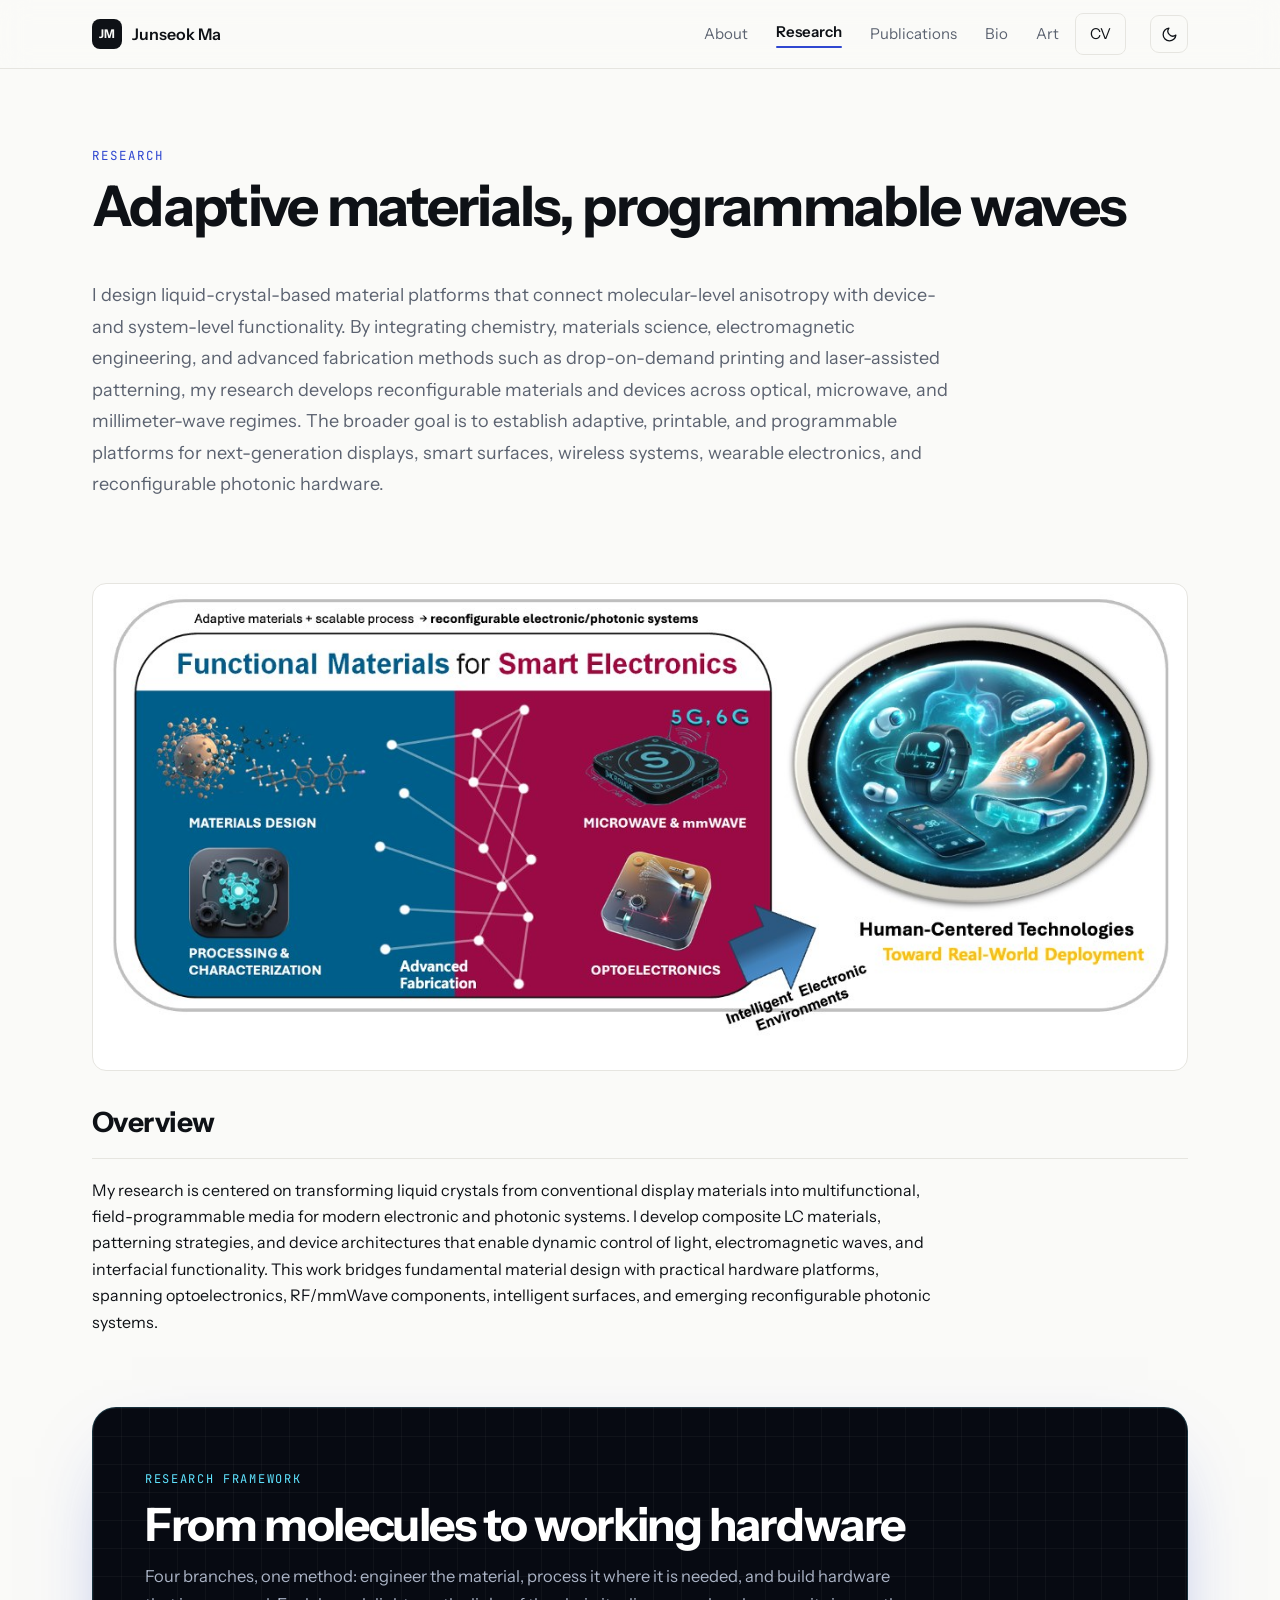
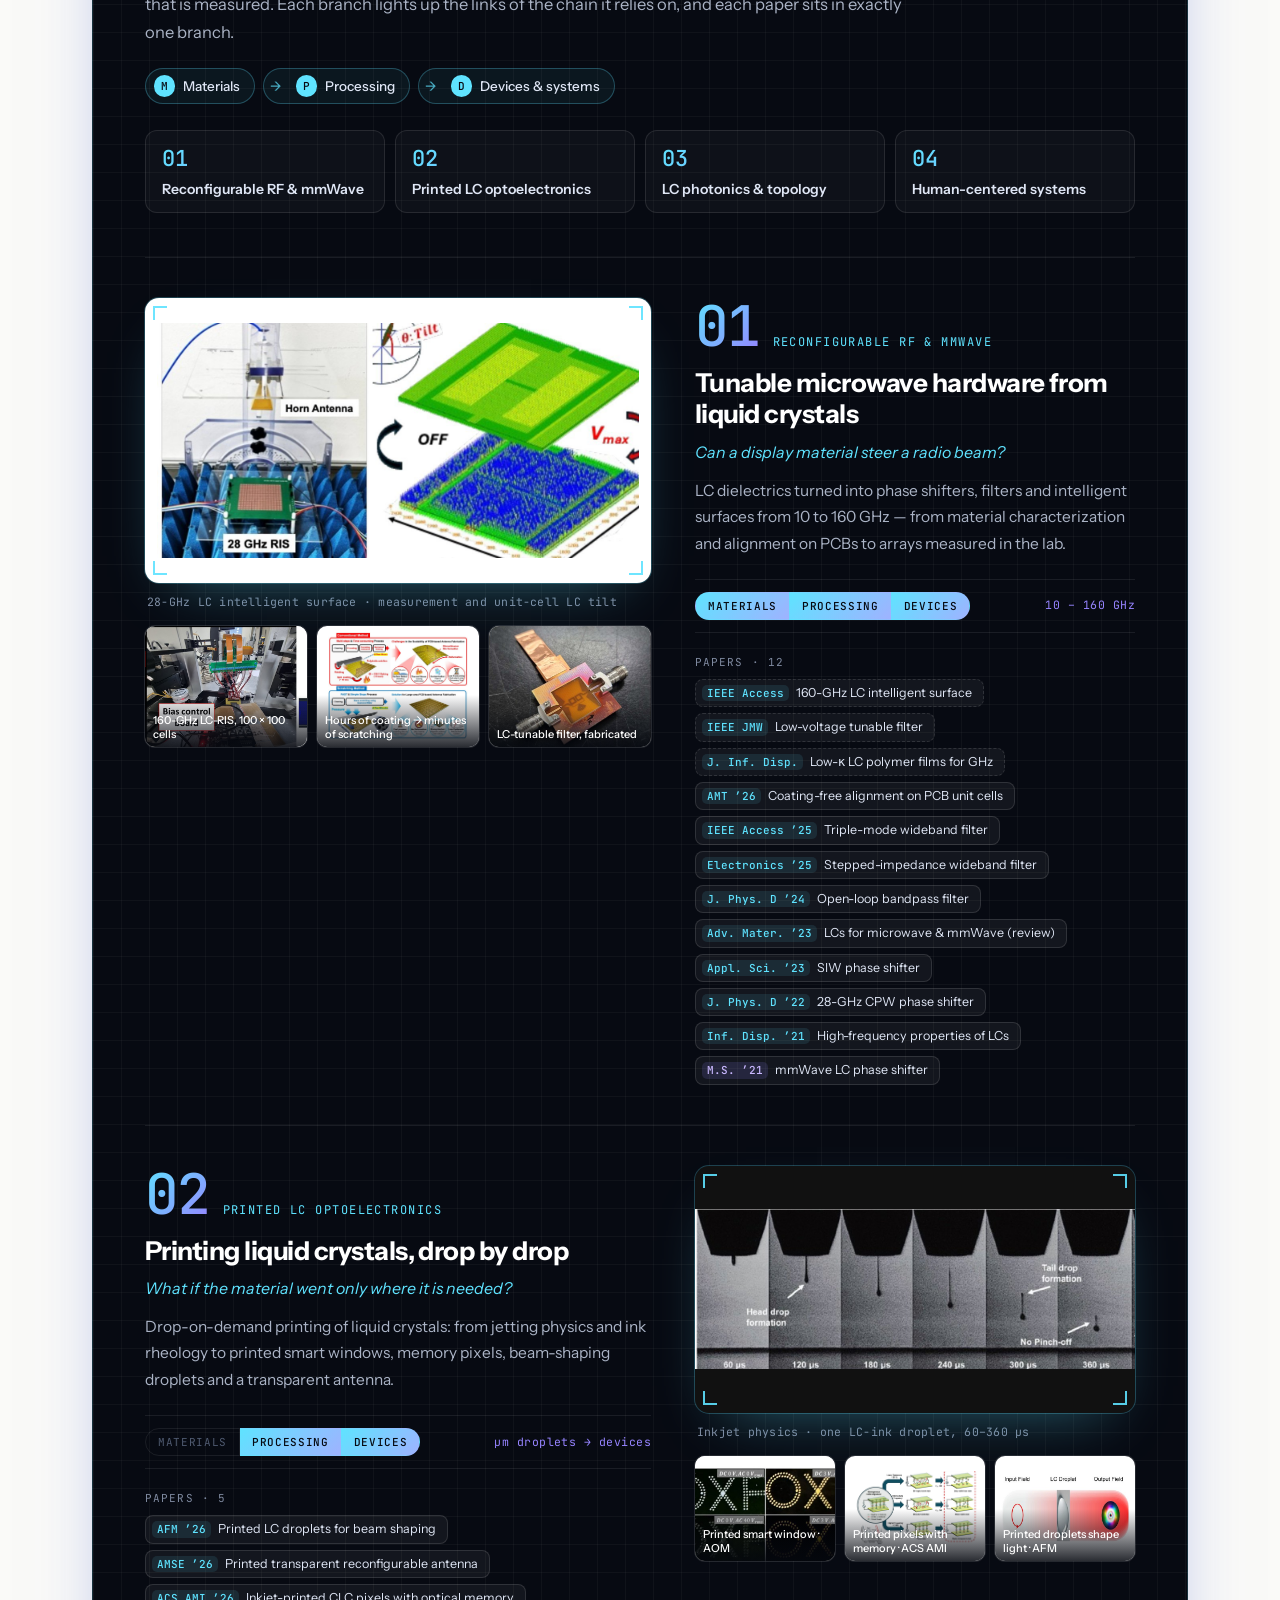
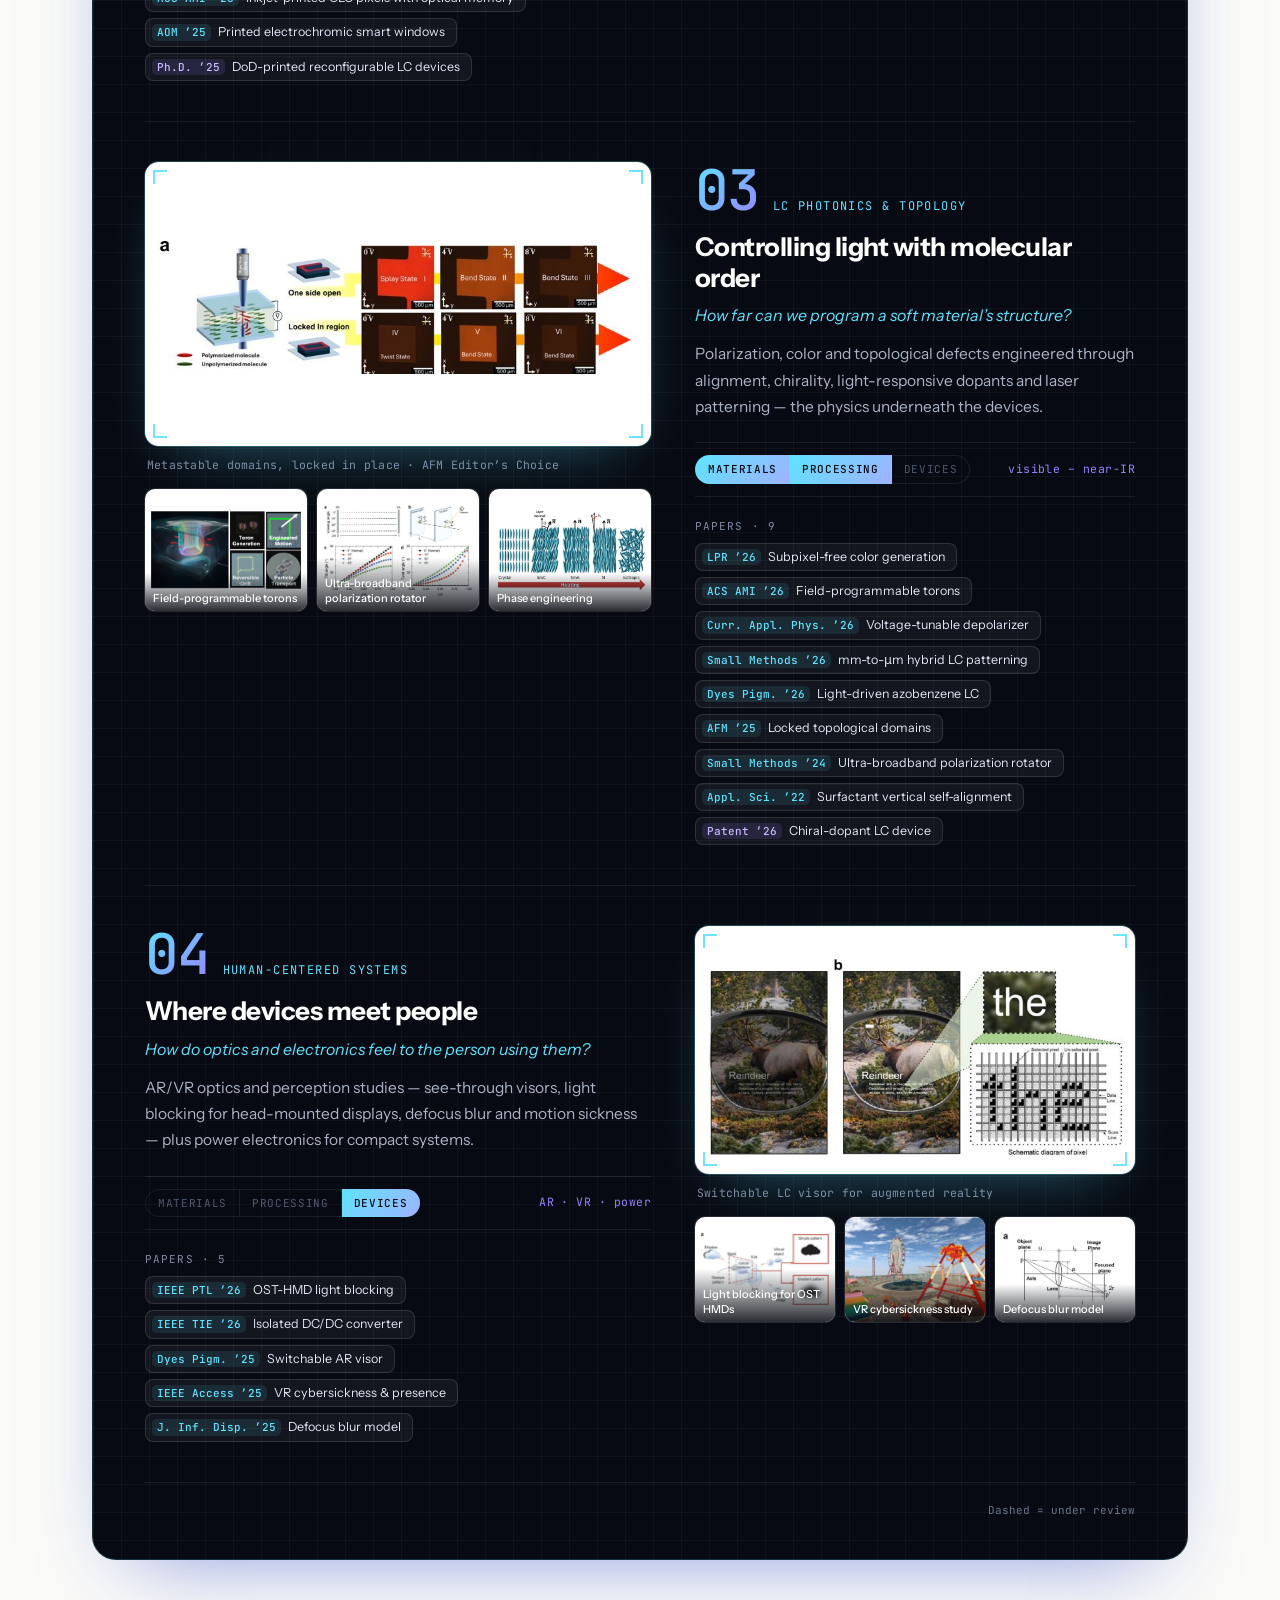
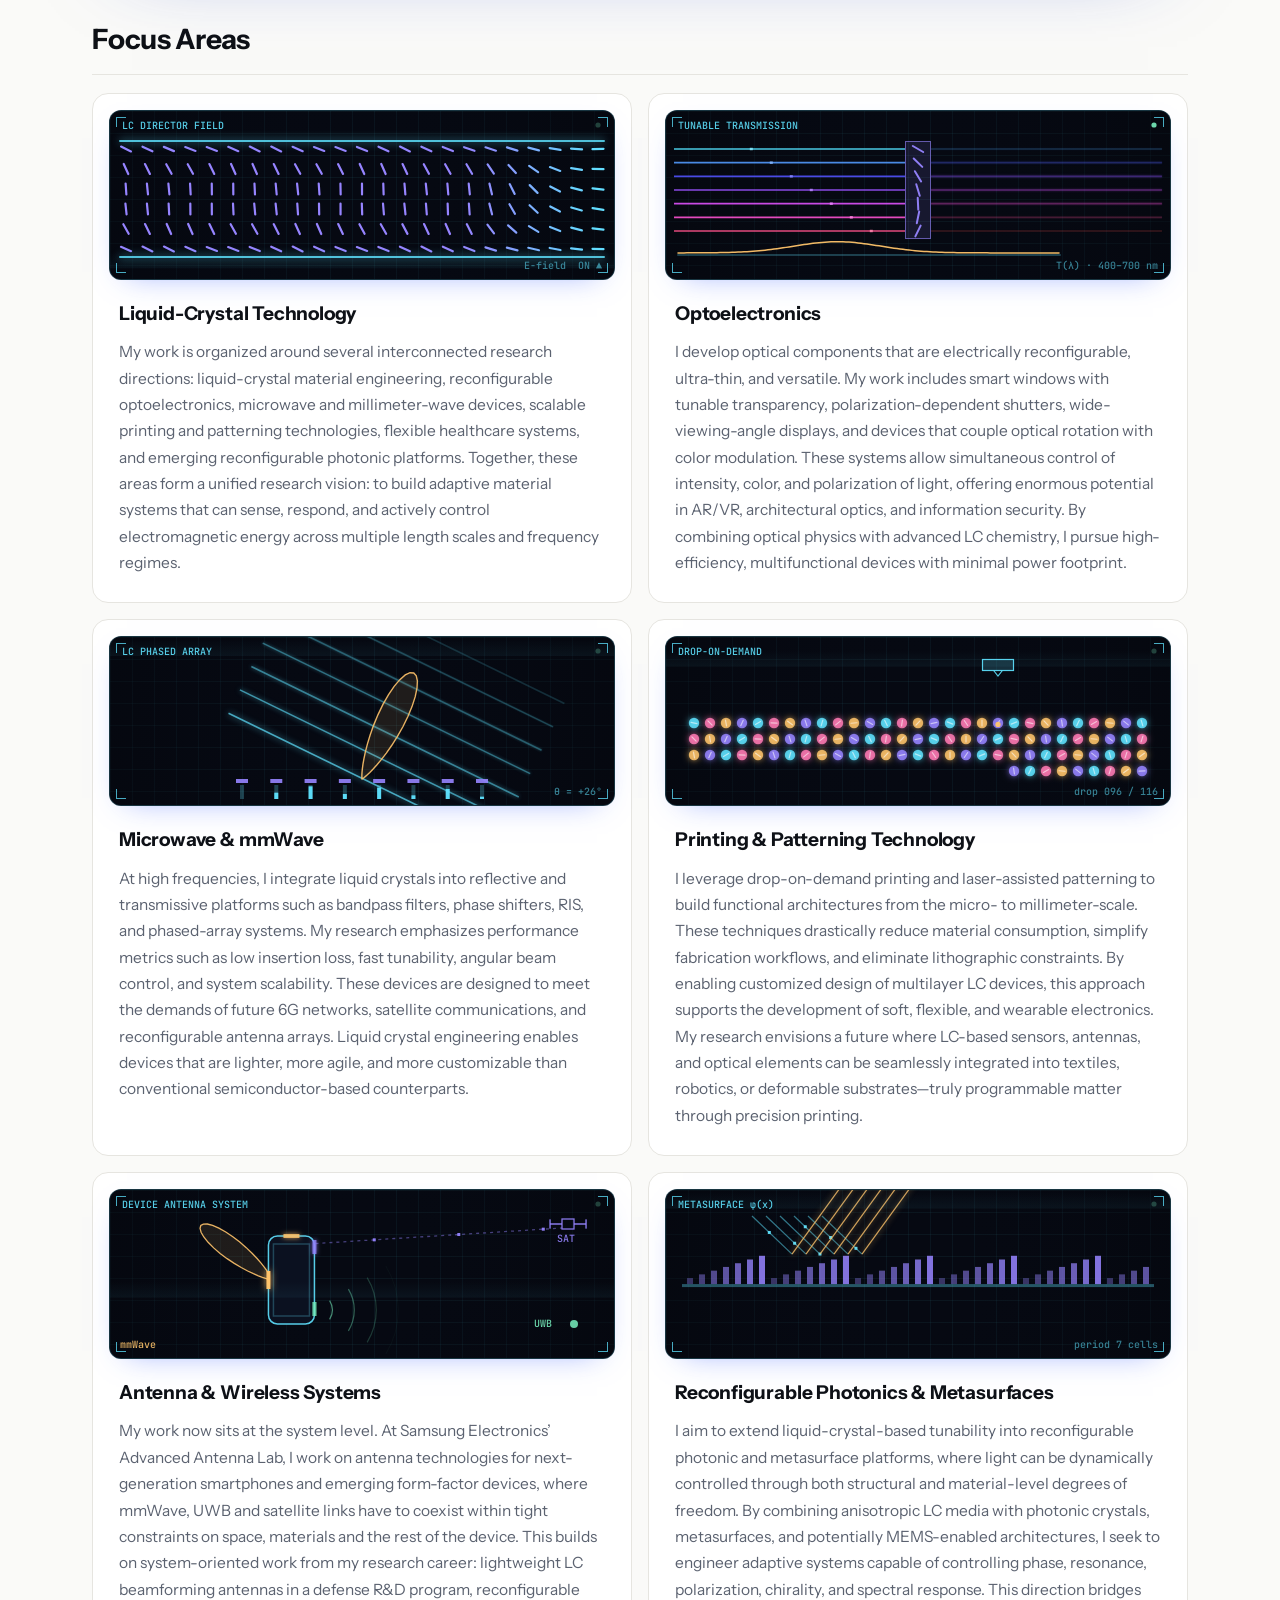
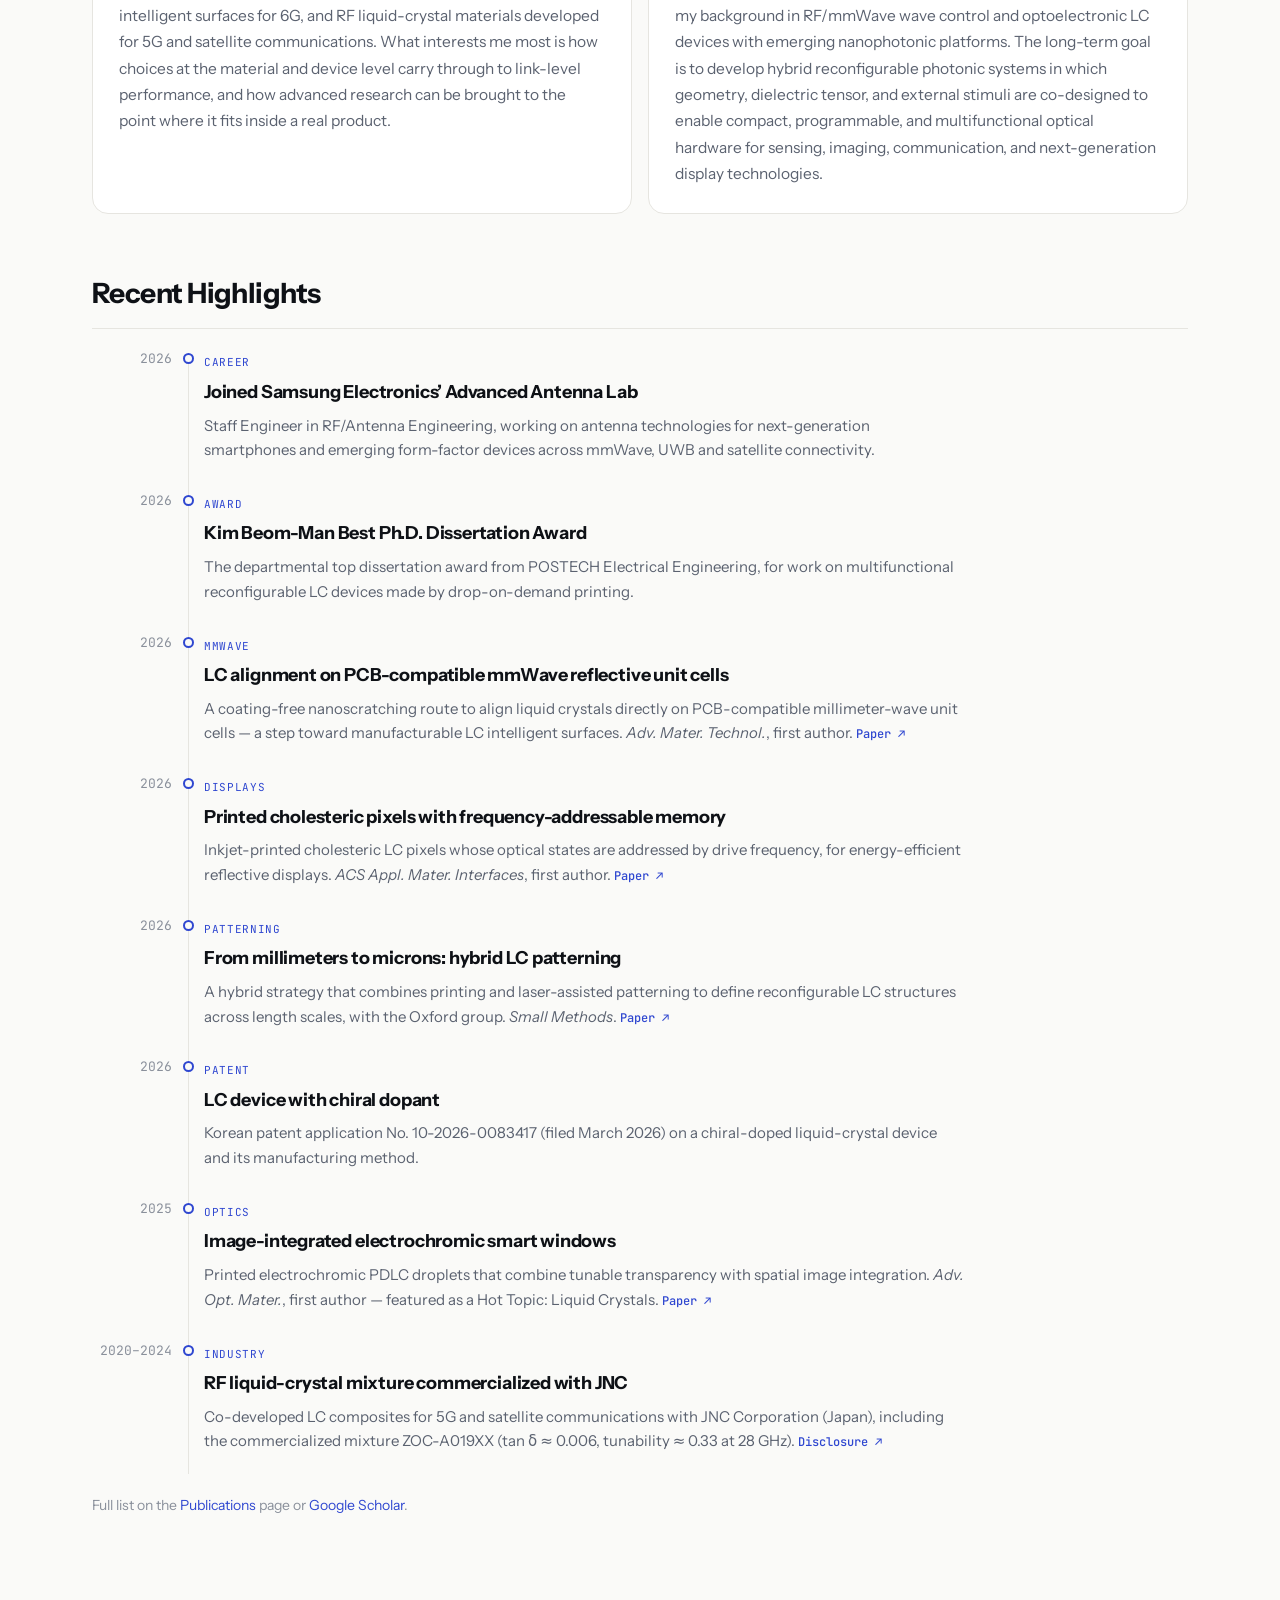
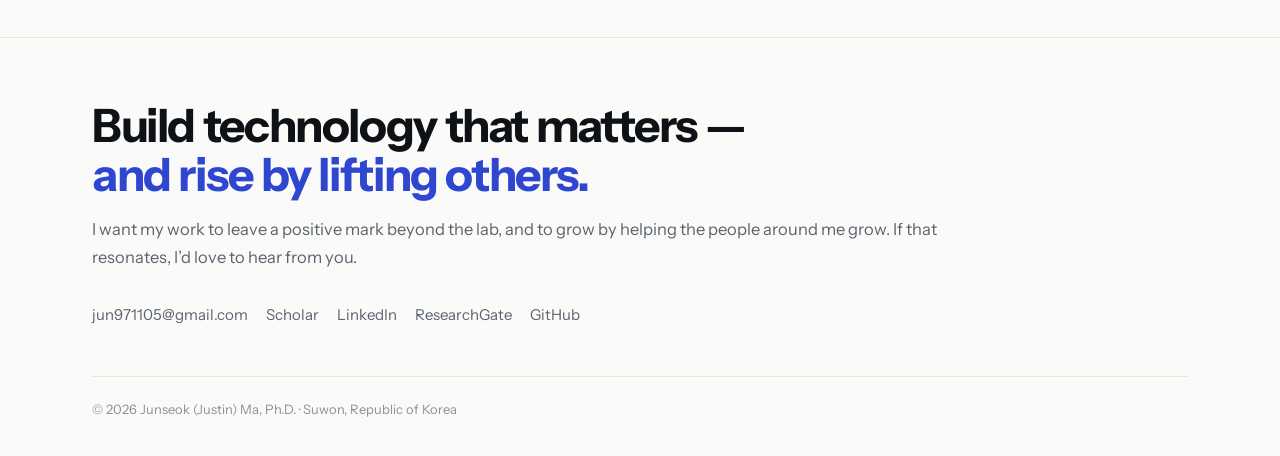
<file: research.html>
<!DOCTYPE html>
<html lang="en">
<head>
  <!-- HEAD:START -->
  <meta charset="UTF-8" />
  <meta name="viewport" content="width=device-width, initial-scale=1" />
  <meta name="color-scheme" content="light dark" />
  <link rel="preconnect" href="https://fonts.googleapis.com" />
  <link rel="preconnect" href="https://fonts.gstatic.com" crossorigin />
  <link href="https://fonts.googleapis.com/css2?family=Instrument+Sans:wght@400;500;600;700&family=JetBrains+Mono:wght@400;500&display=swap" rel="stylesheet" />
  <link rel="stylesheet" href="/assets/css/site.css?v=20261024d" />
  <script>try{var t=localStorage.getItem('theme');if(t)document.documentElement.setAttribute('data-theme',t);}catch(e){}</script>
  <!-- HEAD:END -->
  <title>Dr. Junseok (Justin) Ma — Research</title>
</head>
<body>
<!-- NAV:START -->
<header class="site-nav">
  <div class="container">
    <a class="brand" href="/"><span class="brand-mark">JM</span>Junseok Ma</a>
    <nav class="nav-links" aria-label="Main">
      <a href="/" data-nav="home">About</a>
      <a href="/research.html" data-nav="research" class="active" aria-current="page">Research</a>
      <a href="/publication.html" data-nav="publications">Publications</a>
      <a href="/bio.html" data-nav="bio">Bio</a>
      <a href="/art.html" data-nav="art">Art</a>
      <a class="nav-cv" href="/files/Junseok_Ma_CV.pdf" target="_blank" rel="noopener">CV</a>
    </nav>
    <button class="theme-toggle" type="button" data-theme-toggle aria-label="Toggle dark mode">
      <svg viewBox="0 0 24 24" fill="none" stroke="currentColor" stroke-width="1.8" stroke-linecap="round" stroke-linejoin="round" aria-hidden="true"><path d="M21 12.8A9 9 0 1 1 11.2 3a7 7 0 0 0 9.8 9.8z"/></svg>
    </button>
  </div>
</header>
<!-- NAV:END -->
  
  <main class="page">
<div class="container">
    <header class="page-header">
      <span class="eyebrow">Research</span>
      <h1>Adaptive materials, programmable waves</h1>
    </header>
    <p class="lead">
      I design liquid-crystal-based material platforms that connect molecular-level anisotropy with device- and system-level functionality. By integrating chemistry, materials science, electromagnetic engineering, and advanced fabrication methods such as drop-on-demand printing and laser-assisted patterning, my research develops reconfigurable materials and devices across optical, microwave, and millimeter-wave regimes. The broader goal is to establish adaptive, printable, and programmable platforms for next-generation displays, smart surfaces, wireless systems, wearable electronics, and reconfigurable photonic hardware.
    </p>

    <section class="section" id="overview">
      <img src="/images/research-overview.jpg" alt="Research Overview Graphic" class="overview-img">
      <h2>Overview</h2>
      <p>
        My research is centered on transforming liquid crystals from conventional display materials into multifunctional, field-programmable media for modern electronic and photonic systems. I develop composite LC materials, patterning strategies, and device architectures that enable dynamic control of light, electromagnetic waves, and interfacial functionality. This work bridges fundamental material design with practical hardware platforms, spanning optoelectronics, RF/mmWave components, intelligent surfaces, and emerging reconfigurable photonic systems.
      </p>
    </section>

    <section class="section fwx" id="framework">
      <div class="fwx-panel">
        <header class="fwx-top">
          <span class="fwx-eyebrow">Research framework</span>
          <h2>From molecules to working hardware</h2>
          <p>Four branches, one method: engineer the material, process it where it is needed, and build hardware that is measured. Each branch lights up the links of the chain it relies on, and each paper sits in exactly one branch.</p>
          <ol class="fwx-chain"><li><b>M</b>Materials</li><li><b>P</b>Processing</li><li><b>D</b>Devices &amp; systems</li></ol>
          <nav class="fwx-nav" aria-label="Research branches"><a href="#br-01"><b>01</b>Reconfigurable RF &amp; mmWave</a><a href="#br-02"><b>02</b>Printed LC optoelectronics</a><a href="#br-03"><b>03</b>LC photonics &amp; topology</a><a href="#br-04"><b>04</b>Human-centered systems</a></nav>
        </header>
        <article class="fwx-row" id="br-01">
          <div class="fwx-media">
            <a class="fwx-hero" href="/images/research/ris28-setup-unitcell.jpg" target="_blank" rel="noopener"><img src="/images/research/ris28-setup-unitcell.jpg" alt="28-GHz LC reconfigurable intelligent surface under a horn antenna, and the simulated LC tilt in one unit cell" loading="lazy" /><i class="c tl"></i><i class="c tr"></i><i class="c bl"></i><i class="c br"></i></a>
            <p class="fwx-cap">28-GHz LC intelligent surface · measurement and unit-cell LC tilt</p>
            <div class="fwx-strip">
              <a class="fwx-thumb is-photo" href="/images/research/ris160-setup-array.jpg" target="_blank" rel="noopener"><img src="/images/research/ris160-setup-array.jpg" alt="160-GHz LC-RIS measurement setup and 100 by 100 array layout" loading="lazy" /><span>160-GHz LC-RIS, 100 × 100 cells</span></a>
              <a class="fwx-thumb" href="/images/research/nanoscratch-vs-coating.jpg" target="_blank" rel="noopener"><img src="/images/research/nanoscratch-vs-coating.jpg" alt="Conventional polyimide coating versus fast nanoscratching on PCB antennas" loading="lazy" /><span>Hours of coating → minutes of scratching</span></a>
              <a class="fwx-thumb is-photo" href="/images/pubs/jpd-2024-open-loop-bpf.jpg" target="_blank" rel="noopener"><img src="/images/pubs/jpd-2024-open-loop-bpf.jpg" alt="Fabricated LC-tunable open-loop bandpass filter" loading="lazy" /><span>LC-tunable filter, fabricated</span></a>
            </div>
          </div>
          <div class="fwx-text">
            <div class="fwx-head"><span class="fwx-n">01</span><span class="fwx-k">Reconfigurable RF &amp; mmWave</span></div>
            <h3>Tunable microwave hardware from liquid crystals</h3>
            <p class="fwx-q">Can a display material steer a radio beam?</p>
            <p>LC dielectrics turned into phase shifters, filters and intelligent surfaces from 10 to 160 GHz — from material characterization and alignment on PCBs to arrays measured in the lab.</p>
            <div class="fwx-meta"><div class="fwx-links"><span class="on">Materials</span><span class="on">Processing</span><span class="on">Devices</span></div><span class="fwx-span">10 – 160 GHz</span></div>
            <div class="fwx-papers">
              <span class="fwx-label">Papers · 12</span>
              <span class="fwx-chip is-review" title="Under review"><b>IEEE Access</b>160-GHz LC intelligent surface</span>
              <span class="fwx-chip is-review" title="Under review"><b>IEEE JMW</b>Low-voltage tunable filter</span>
              <span class="fwx-chip is-review" title="Under review"><b>J. Inf. Disp.</b>Low-κ LC polymer films for GHz</span>
              <a class="fwx-chip" href="https://advanced.onlinelibrary.wiley.com/doi/10.1002/admt.71166" target="_blank" rel="noopener"><b>AMT ’26</b>Coating-free alignment on PCB unit cells</a>
              <a class="fwx-chip" href="https://ieeexplore.ieee.org/abstract/document/11218045" target="_blank" rel="noopener"><b>IEEE Access ’25</b>Triple-mode wideband filter</a>
              <a class="fwx-chip" href="https://doi.org/10.3390/electronics14122325" target="_blank" rel="noopener"><b>Electronics ’25</b>Stepped-impedance wideband filter</a>
              <a class="fwx-chip" href="https://doi.org/10.1088/1361-6463/ad6dd0" target="_blank" rel="noopener"><b>J. Phys. D ’24</b>Open-loop bandpass filter</a>
              <a class="fwx-chip" href="https://doi.org/10.1002/adma.202302474" target="_blank" rel="noopener"><b>Adv. Mater. ’23</b>LCs for microwave &amp; mmWave (review)</a>
              <a class="fwx-chip" href="https://doi.org/10.3390/app13042504" target="_blank" rel="noopener"><b>Appl. Sci. ’23</b>SIW phase shifter</a>
              <a class="fwx-chip" href="https://doi.org/10.1088/1361-6463/ac38e1" target="_blank" rel="noopener"><b>J. Phys. D ’22</b>28-GHz CPW phase shifter</a>
              <a class="fwx-chip" href="https://www.researchgate.net/profile/Justin-Ma-11/publication/365668761" target="_blank" rel="noopener"><b>Inf. Disp. ’21</b>High-frequency properties of LCs</a>
              <span class="fwx-chip is-other"><b>M.S. ’21</b>mmWave LC phase shifter</span>
            </div>
          </div>
        </article>
        <article class="fwx-row is-flip" id="br-02">
          <div class="fwx-media">
            <a class="fwx-hero is-dark" href="/images/research/dod-jetting-shadowgraph.jpg" target="_blank" rel="noopener"><img src="/images/research/dod-jetting-shadowgraph.jpg" alt="Shadowgraph of an LC ink droplet forming at a printing nozzle, 60 to 360 microseconds" loading="lazy" /><i class="c tl"></i><i class="c tr"></i><i class="c bl"></i><i class="c br"></i></a>
            <p class="fwx-cap">Inkjet physics · one LC-ink droplet, 60–360 µs</p>
            <div class="fwx-strip">
              <a class="fwx-thumb is-photo" href="/images/pubs/adom-2025-ecpdlc-windows-v2.jpg" target="_blank" rel="noopener"><img src="/images/pubs/adom-2025-ecpdlc-windows-v2.jpg" alt="Printed ECPDLC device displaying OXF under AC and DC drive" loading="lazy" /><span>Printed smart window · AOM</span></a>
              <a class="fwx-thumb" href="/images/research/clc-memory-states.jpg" target="_blank" rel="noopener"><img src="/images/research/clc-memory-states.jpg" alt="Drive frequency writes three LC states that remain after the field is switched off" loading="lazy" /><span>Printed pixels with memory · ACS AMI</span></a>
              <a class="fwx-thumb" href="/images/pubs/afm-2026-lc-droplet-skyrmion.jpg" target="_blank" rel="noopener"><img src="/images/pubs/afm-2026-lc-droplet-skyrmion.jpg" alt="Input field through a printed LC droplet producing a structured output beam" loading="lazy" /><span>Printed droplets shape light · AFM</span></a>
            </div>
          </div>
          <div class="fwx-text">
            <div class="fwx-head"><span class="fwx-n">02</span><span class="fwx-k">Printed LC optoelectronics</span></div>
            <h3>Printing liquid crystals, drop by drop</h3>
            <p class="fwx-q">What if the material went only where it is needed?</p>
            <p>Drop-on-demand printing of liquid crystals: from jetting physics and ink rheology to printed smart windows, memory pixels, beam-shaping droplets and a transparent antenna.</p>
            <div class="fwx-meta"><div class="fwx-links"><span class="">Materials</span><span class="on">Processing</span><span class="on">Devices</span></div><span class="fwx-span">µm droplets → devices</span></div>
            <div class="fwx-papers">
              <span class="fwx-label">Papers · 5</span>
              <a class="fwx-chip" href="https://doi.org/10.1002/adfm.78645" target="_blank" rel="noopener"><b>AFM ’26</b>Printed LC droplets for beam shaping</a>
              <a class="fwx-chip" href="https://onlinelibrary.wiley.com/doi/10.1155/amse/3279833" target="_blank" rel="noopener"><b>AMSE ’26</b>Printed transparent reconfigurable antenna</a>
              <a class="fwx-chip" href="https://pubs.acs.org/doi/10.1021/acsami.6c02375" target="_blank" rel="noopener"><b>ACS AMI ’26</b>Inkjet-printed CLC pixels with optical memory</a>
              <a class="fwx-chip" href="https://doi.org/10.1002/adom.202501586" target="_blank" rel="noopener"><b>AOM ’25</b>Printed electrochromic smart windows</a>
              <span class="fwx-chip is-other"><b>Ph.D. ’25</b>DoD-printed reconfigurable LC devices</span>
            </div>
          </div>
        </article>
        <article class="fwx-row" id="br-03">
          <div class="fwx-media">
            <a class="fwx-hero" href="/images/pubs/afm-2025-pi-cell-domains-v2.jpg" target="_blank" rel="noopener"><img src="/images/pubs/afm-2025-pi-cell-domains-v2.jpg" alt="Locked-in topological domains in a pi-cell, simulated and imaged under crossed polarizers" loading="lazy" /><i class="c tl"></i><i class="c tr"></i><i class="c bl"></i><i class="c br"></i></a>
            <p class="fwx-cap">Metastable domains, locked in place · AFM Editor’s Choice</p>
            <div class="fwx-strip">
              <a class="fwx-thumb" href="/images/pubs/image.png" target="_blank" rel="noopener"><img src="/images/pubs/image.png" alt="Field-programmable torons in a chiral nematic cell" loading="lazy" /><span>Field-programmable torons</span></a>
              <a class="fwx-thumb" href="/images/pubs/smtd-2023-polarization-rotator-v3.jpg" target="_blank" rel="noopener"><img src="/images/pubs/smtd-2023-polarization-rotator-v3.jpg" alt="Director and tilt/twist in a HAN polarization rotator" loading="lazy" /><span>Ultra-broadband polarization rotator</span></a>
              <a class="fwx-thumb" href="/images/research/lc-phase-engineering.jpg" target="_blank" rel="noopener"><img src="/images/research/lc-phase-engineering.jpg" alt="Liquid-crystal phases from crystal to isotropic on heating" loading="lazy" /><span>Phase engineering</span></a>
            </div>
          </div>
          <div class="fwx-text">
            <div class="fwx-head"><span class="fwx-n">03</span><span class="fwx-k">LC photonics &amp; topology</span></div>
            <h3>Controlling light with molecular order</h3>
            <p class="fwx-q">How far can we program a soft material’s structure?</p>
            <p>Polarization, color and topological defects engineered through alignment, chirality, light-responsive dopants and laser patterning — the physics underneath the devices.</p>
            <div class="fwx-meta"><div class="fwx-links"><span class="on">Materials</span><span class="on">Processing</span><span class="">Devices</span></div><span class="fwx-span">visible – near-IR</span></div>
            <div class="fwx-papers">
              <span class="fwx-label">Papers · 9</span>
              <span class="fwx-chip" title="Accepted, Laser &amp; Photonics Reviews"><b>LPR ’26</b>Subpixel-free color generation</span>
              <a class="fwx-chip" href="https://doi.org/10.1021/acsami.6c10672" target="_blank" rel="noopener"><b>ACS AMI ’26</b>Field-programmable torons</a>
              <a class="fwx-chip" href="https://doi.org/10.1016/j.cap.2026.06.012" target="_blank" rel="noopener"><b>Curr. Appl. Phys. ’26</b>Voltage-tunable depolarizer</a>
              <a class="fwx-chip" href="https://onlinelibrary.wiley.com/doi/10.1002/smtd.202501892" target="_blank" rel="noopener"><b>Small Methods ’26</b>mm-to-µm hybrid LC patterning</a>
              <a class="fwx-chip" href="https://doi.org/10.1016/j.dyepig.2025.113145" target="_blank" rel="noopener"><b>Dyes Pigm. ’26</b>Light-driven azobenzene LC</a>
              <a class="fwx-chip" href="https://doi.org/10.1002/adfm.202512550" target="_blank" rel="noopener"><b>AFM ’25</b>Locked topological domains</a>
              <a class="fwx-chip" href="https://doi.org/10.1002/smtd.202301106" target="_blank" rel="noopener"><b>Small Methods ’24</b>Ultra-broadband polarization rotator</a>
              <a class="fwx-chip" href="https://doi.org/10.3390/app122412582" target="_blank" rel="noopener"><b>Appl. Sci. ’22</b>Surfactant vertical self-alignment</a>
              <span class="fwx-chip is-other"><b>Patent ’26</b>Chiral-dopant LC device</span>
            </div>
          </div>
        </article>
        <article class="fwx-row is-flip" id="br-04">
          <div class="fwx-media">
            <a class="fwx-hero" href="/images/pubs/dyepig-2025-ar-visor.jpg" target="_blank" rel="noopener"><img src="/images/pubs/dyepig-2025-ar-visor.jpg" alt="AR glasses with LC pixels selectively blocking the background" loading="lazy" /><i class="c tl"></i><i class="c tr"></i><i class="c bl"></i><i class="c br"></i></a>
            <p class="fwx-cap">Switchable LC visor for augmented reality</p>
            <div class="fwx-strip">
              <a class="fwx-thumb" href="/images/pubs/ieee-ptl-2026-ost-hmd.jpg" target="_blank" rel="noopener"><img src="/images/pubs/ieee-ptl-2026-ost-hmd.jpg" alt="Perceptual-metric-guided occlusion patterns for OST HMDs" loading="lazy" /><span>Light blocking for OST HMDs</span></a>
              <a class="fwx-thumb is-photo" href="/images/pubs/access-2025-vr-cybersickness.jpg" target="_blank" rel="noopener"><img src="/images/pubs/access-2025-vr-cybersickness.jpg" alt="Virtual amusement-park scene used in the VR study" loading="lazy" /><span>VR cybersickness study</span></a>
              <a class="fwx-thumb" href="/images/pubs/jid-2025-defocus-blur.jpg" target="_blank" rel="noopener"><img src="/images/pubs/jid-2025-defocus-blur.jpg" alt="Single-lens geometry for defocus blur" loading="lazy" /><span>Defocus blur model</span></a>
            </div>
          </div>
          <div class="fwx-text">
            <div class="fwx-head"><span class="fwx-n">04</span><span class="fwx-k">Human-centered systems</span></div>
            <h3>Where devices meet people</h3>
            <p class="fwx-q">How do optics and electronics feel to the person using them?</p>
            <p>AR/VR optics and perception studies — see-through visors, light blocking for head-mounted displays, defocus blur and motion sickness — plus power electronics for compact systems.</p>
            <div class="fwx-meta"><div class="fwx-links"><span class="">Materials</span><span class="">Processing</span><span class="on">Devices</span></div><span class="fwx-span">AR · VR · power</span></div>
            <div class="fwx-papers">
              <span class="fwx-label">Papers · 5</span>
              <a class="fwx-chip" href="https://doi.org/10.1109/LPT.2026.3729674" target="_blank" rel="noopener"><b>IEEE PTL ’26</b>OST-HMD light blocking</a>
              <a class="fwx-chip" href="https://ieeexplore.ieee.org/document/11399289/" target="_blank" rel="noopener"><b>IEEE TIE ’26</b>Isolated DC/DC converter</a>
              <a class="fwx-chip" href="https://doi.org/10.1016/j.dyepig.2025.113068" target="_blank" rel="noopener"><b>Dyes Pigm. ’25</b>Switchable AR visor</a>
              <a class="fwx-chip" href="https://doi.org/10.1109/ACCESS.2025.3580956" target="_blank" rel="noopener"><b>IEEE Access ’25</b>VR cybersickness &amp; presence</a>
              <a class="fwx-chip" href="https://doi.org/10.1080/15980316.2025.2483195" target="_blank" rel="noopener"><b>J. Inf. Disp. ’25</b>Defocus blur model</a>
            </div>
          </div>
        </article>
        <p class="fwx-note">Dashed = under review</p>
      </div>
    </section>

    <section class="section" id="focus-areas">
      <h2>Focus Areas</h2>
      <div class="grid">
        <div class="card card--scene">
          <div class="scene"><canvas data-scene="lc" role="img" aria-label="Animated illustration: liquid-crystal director field switching under an electric field"></canvas><i class="c tl"></i><i class="c tr"></i><i class="c bl"></i><i class="c br"></i></div>
          <h3>Liquid-Crystal Technology</h3>
          <p>
            My work is organized around several interconnected research directions: liquid-crystal material engineering, reconfigurable optoelectronics, microwave and millimeter-wave devices, scalable printing and patterning technologies, flexible healthcare systems, and emerging reconfigurable photonic platforms. Together, these areas form a unified research vision: to build adaptive material systems that can sense, respond, and actively control electromagnetic energy across multiple length scales and frequency regimes.
          </p>
        </div>
        <div class="card card--scene">
          <div class="scene"><canvas data-scene="optics" role="img" aria-label="Animated illustration: light transmission and color tuned by a liquid-crystal cell"></canvas><i class="c tl"></i><i class="c tr"></i><i class="c bl"></i><i class="c br"></i></div>
          <h3>Optoelectronics</h3>
          <p>
            I develop optical components that are electrically reconfigurable, ultra-thin, and versatile. My work includes smart windows with tunable transparency, polarization-dependent shutters, wide-viewing-angle displays, and devices that couple optical rotation with color modulation. These systems allow simultaneous control of intensity, color, and polarization of light, offering enormous potential in AR/VR, architectural optics, and information security. By combining optical physics with advanced LC chemistry, I pursue high-efficiency, multifunctional devices with minimal power footprint.
          </p>
        </div>
        <div class="card card--scene">
          <div class="scene"><canvas data-scene="mmwave" role="img" aria-label="Animated illustration: a liquid-crystal phased array steering a beam"></canvas><i class="c tl"></i><i class="c tr"></i><i class="c bl"></i><i class="c br"></i></div>
          <h3>Microwave &amp; mmWave</h3>
          <p>
            At high frequencies, I integrate liquid crystals into reflective and transmissive platforms such as bandpass filters, phase shifters, RIS, and phased-array systems. My research emphasizes performance metrics such as low insertion loss, fast tunability, angular beam control, and system scalability. These devices are designed to meet the demands of future 6G networks, satellite communications, and reconfigurable antenna arrays. Liquid crystal engineering enables devices that are lighter, more agile, and more customizable than conventional semiconductor-based counterparts.
          </p>
        </div>
        <div class="card card--scene">
          <div class="scene"><canvas data-scene="print" role="img" aria-label="Animated illustration: drop-on-demand printing of liquid-crystal pixels"></canvas><i class="c tl"></i><i class="c tr"></i><i class="c bl"></i><i class="c br"></i></div>
          <h3>Printing & Patterning Technology</h3>
          <p>
            I leverage drop-on-demand printing and laser-assisted patterning to build functional architectures from the micro- to millimeter-scale. These techniques drastically reduce material consumption, simplify fabrication workflows, and eliminate lithographic constraints. By enabling customized design of multilayer LC devices, this approach supports the development of soft, flexible, and wearable electronics. My research envisions a future where LC-based sensors, antennas, and optical elements can be seamlessly integrated into textiles, robotics, or deformable substrates—truly programmable matter through precision printing.
          </p>
        </div>
        <div class="card card--scene">
          <div class="scene"><canvas data-scene="phone" role="img" aria-label="Animated illustration: a smartphone with mmWave, UWB and satellite antennas linking to the outside world"></canvas><i class="c tl"></i><i class="c tr"></i><i class="c bl"></i><i class="c br"></i></div>
          <h3>Antenna &amp; Wireless Systems</h3>
          <p>
            My work now sits at the system level. At Samsung Electronics’ Advanced Antenna Lab, I work on antenna technologies for next-generation smartphones and emerging form-factor devices, where mmWave, UWB and satellite links have to coexist within tight constraints on space, materials and the rest of the device. This builds on system-oriented work from my research career: lightweight LC beamforming antennas in a defense R&amp;D program, reconfigurable intelligent surfaces for 6G, and RF liquid-crystal materials developed for 5G and satellite communications. What interests me most is how choices at the material and device level carry through to link-level performance, and how advanced research can be brought to the point where it fits inside a real product.
          </p>
        </div>
        <div class="card card--scene">
          <div class="scene"><canvas data-scene="meta" role="img" aria-label="Animated illustration: a phase-gradient metasurface deflecting light"></canvas><i class="c tl"></i><i class="c tr"></i><i class="c bl"></i><i class="c br"></i></div>
          <h3>Reconfigurable Photonics & Metasurfaces</h3>
          <p>
            I aim to extend liquid-crystal-based tunability into reconfigurable photonic and metasurface platforms, where light can be dynamically controlled through both structural and material-level degrees of freedom. By combining anisotropic LC media with photonic crystals, metasurfaces, and potentially MEMS-enabled architectures, I seek to engineer adaptive systems capable of controlling phase, resonance, polarization, chirality, and spectral response. This direction bridges my background in RF/mmWave wave control and optoelectronic LC devices with emerging nanophotonic platforms. The long-term goal is to develop hybrid reconfigurable photonic systems in which geometry, dielectric tensor, and external stimuli are co-designed to enable compact, programmable, and multifunctional optical hardware for sensing, imaging, communication, and next-generation display technologies.
          </p>
        </div>
      </div>
    </section>

    <section class="section" id="highlights">
      <h2>Recent Highlights</h2>
      <ol class="highlights">
        <li class="hl">
          <span class="hl-year">2026</span>
          <div class="hl-body">
            <span class="hl-tag">Career</span>
            <h3>Joined Samsung Electronics’ Advanced Antenna Lab</h3>
            <p>Staff Engineer in RF/Antenna Engineering, working on antenna technologies for next-generation smartphones and emerging form-factor devices across mmWave, UWB and satellite connectivity.</p>
          </div>
        </li>
        <li class="hl">
          <span class="hl-year">2026</span>
          <div class="hl-body">
            <span class="hl-tag">Award</span>
            <h3>Kim Beom-Man Best Ph.D. Dissertation Award</h3>
            <p>The departmental top dissertation award from POSTECH Electrical Engineering, for work on multifunctional reconfigurable LC devices made by drop-on-demand printing.</p>
          </div>
        </li>
        <li class="hl">
          <span class="hl-year">2026</span>
          <div class="hl-body">
            <span class="hl-tag">mmWave</span>
            <h3>LC alignment on PCB-compatible mmWave reflective unit cells</h3>
            <p>A coating-free nanoscratching route to align liquid crystals directly on PCB-compatible millimeter-wave unit cells — a step toward manufacturable LC intelligent surfaces. <em>Adv. Mater. Technol.</em>, first author. <a class="hl-link" href="https://advanced.onlinelibrary.wiley.com/doi/10.1002/admt.71166" target="_blank" rel="noopener">Paper ↗</a></p>
          </div>
        </li>
        <li class="hl">
          <span class="hl-year">2026</span>
          <div class="hl-body">
            <span class="hl-tag">Displays</span>
            <h3>Printed cholesteric pixels with frequency-addressable memory</h3>
            <p>Inkjet-printed cholesteric LC pixels whose optical states are addressed by drive frequency, for energy-efficient reflective displays. <em>ACS Appl. Mater. Interfaces</em>, first author. <a class="hl-link" href="https://pubs.acs.org/doi/10.1021/acsami.6c02375" target="_blank" rel="noopener">Paper ↗</a></p>
          </div>
        </li>
        <li class="hl">
          <span class="hl-year">2026</span>
          <div class="hl-body">
            <span class="hl-tag">Patterning</span>
            <h3>From millimeters to microns: hybrid LC patterning</h3>
            <p>A hybrid strategy that combines printing and laser-assisted patterning to define reconfigurable LC structures across length scales, with the Oxford group. <em>Small Methods</em>. <a class="hl-link" href="https://onlinelibrary.wiley.com/doi/10.1002/smtd.202501892" target="_blank" rel="noopener">Paper ↗</a></p>
          </div>
        </li>
        <li class="hl">
          <span class="hl-year">2026</span>
          <div class="hl-body">
            <span class="hl-tag">Patent</span>
            <h3>LC device with chiral dopant</h3>
            <p>Korean patent application No. 10-2026-0083417 (filed March 2026) on a chiral-doped liquid-crystal device and its manufacturing method.</p>
          </div>
        </li>
        <li class="hl">
          <span class="hl-year">2025</span>
          <div class="hl-body">
            <span class="hl-tag">Optics</span>
            <h3>Image-integrated electrochromic smart windows</h3>
            <p>Printed electrochromic PDLC droplets that combine tunable transparency with spatial image integration. <em>Adv. Opt. Mater.</em>, first author — featured as a Hot Topic: Liquid Crystals. <a class="hl-link" href="https://doi.org/10.1002/adom.202501586" target="_blank" rel="noopener">Paper ↗</a></p>
          </div>
        </li>
        <li class="hl">
          <span class="hl-year">2020–2024</span>
          <div class="hl-body">
            <span class="hl-tag">Industry</span>
            <h3>RF liquid-crystal mixture commercialized with JNC</h3>
            <p>Co-developed LC composites for 5G and satellite communications with JNC Corporation (Japan), including the commercialized mixture ZOC-A019XX (tan δ ≈ 0.006, tunability ≈ 0.33 at 28 GHz). <a class="hl-link" href="https://www.jnc-corp.co.jp/english/news/assets/PDF.pdf" target="_blank" rel="noopener">Disclosure ↗</a></p>
          </div>
        </li>
      </ol>
      <p class="note">Full list on the <a href="/publication.html">Publications</a> page or <a href="https://scholar.google.com/citations?user=HI6_iqEAAAAJ&hl=en" target="_blank" rel="noopener">Google Scholar</a>.</p>
    </section>
  </div>
</main>
<!-- FOOTER:START -->
<footer class="site-footer">
  <div class="container">
    <div class="footer-cta">
      <div class="footer-message">
        <h2>Build technology that matters —<br /><span>and rise by lifting others.</span></h2>
        <p>I want my work to leave a positive mark beyond the lab, and to grow by helping the people around me grow. If that resonates, I’d love to hear from you.</p>
      </div>
      <div class="footer-links">
        <a href="mailto:jun971105@gmail.com">jun971105@gmail.com</a>
        <a href="https://scholar.google.com/citations?user=HI6_iqEAAAAJ&hl=en" target="_blank" rel="noopener">Scholar</a>
        <a href="https://www.linkedin.com/in/justin-junseok-ma/" target="_blank" rel="noopener">LinkedIn</a>
        <a href="https://www.researchgate.net/profile/Justin-Ma-11/research" target="_blank" rel="noopener">ResearchGate</a>
        <a href="https://github.com/justin-js-ma" target="_blank" rel="noopener">GitHub</a>
      </div>
    </div>
    <div class="footer-bottom">
      <span>© 2026 Junseok (Justin) Ma, Ph.D. · Suwon, Republic of Korea</span>
    </div>
  </div>
</footer>
<script src="/assets/js/site.js" defer></script>
<script src="/assets/js/fx.js" defer></script>
<!-- FOOTER:END -->
</body>
</html>
</file>
<file: assets/css/site.css>
/* ==========================================================
   justin-js-ma.github.io — shared styles
   ========================================================== */

:root {
  --bg: #fafaf8;
  --surface: #ffffff;
  --ink: #0e1116;
  --muted: #5b6270;
  --faint: #8a909b;
  --line: #e6e5e0;
  --accent: #2f47d0;
  --accent-soft: #eef0fc;
  --warm: #974712;
  --warm-soft: #fbeee2;
  --nav-bg: rgba(250, 250, 248, 0.82);
  --radius: 16px;
  --maxw: 1160px;
  --font: "Instrument Sans", system-ui, -apple-system, "Segoe UI", sans-serif;
  --mono: "JetBrains Mono", ui-monospace, SFMono-Regular, Menlo, monospace;
}

:root[data-theme="dark"] {
  --bg: #0c0f14;
  --surface: #131821;
  --ink: #e9ecf2;
  --muted: #a0a8b6;
  --faint: #7a8392;
  --line: #242b37;
  --accent: #9aa9ff;
  --accent-soft: #1b2242;
  --warm: #f1b27c;
  --warm-soft: #32231a;
  --nav-bg: rgba(12, 15, 20, 0.82);
}

@media (prefers-color-scheme: dark) {
  :root:not([data-theme="light"]) {
    --bg: #0c0f14;
    --surface: #131821;
    --ink: #e9ecf2;
    --muted: #a0a8b6;
    --faint: #7a8392;
    --line: #242b37;
    --accent: #9aa9ff;
    --accent-soft: #1b2242;
    --warm: #f1b27c;
    --warm-soft: #32231a;
    --nav-bg: rgba(12, 15, 20, 0.82);
  }
}

*, *::before, *::after { box-sizing: border-box; }
html { scroll-behavior: smooth; scroll-padding-top: 88px; -webkit-text-size-adjust: 100%; }
body {
  margin: 0;
  background: var(--bg);
  color: var(--ink);
  font-family: var(--font);
  font-size: 16px;
  line-height: 1.65;
  -webkit-font-smoothing: antialiased;
}
img { max-width: 100%; display: block; }
a { color: inherit; text-decoration: none; }
a:hover { color: var(--accent); }
p a, li a, .text-link { color: var(--accent); }
p a:hover, li a:hover, .text-link:hover { text-decoration: underline; text-underline-offset: 3px; }
strong { font-weight: 600; }
.mono { font-family: var(--mono); }
.container { max-width: var(--maxw); margin: 0 auto; padding: 0 32px; }

/* ---------- Navigation ---------- */
.site-nav {
  position: sticky; top: 0; z-index: 50;
  background: var(--nav-bg);
  backdrop-filter: saturate(180%) blur(14px);
  -webkit-backdrop-filter: saturate(180%) blur(14px);
  border-bottom: 1px solid var(--line);
}
.site-nav .container { display: flex; align-items: center; gap: 24px; height: 68px; }
.brand { display: flex; align-items: center; gap: 10px; font-weight: 600; font-size: 16px; margin-right: auto; white-space: nowrap; }
.brand-mark {
  display: grid; place-items: center; width: 30px; height: 30px; border-radius: 8px;
  background: var(--ink); color: var(--bg); font-size: 12px; font-weight: 700; letter-spacing: 0.02em;
}
.brand:hover { color: var(--ink); }
.nav-links { display: flex; align-items: center; gap: 4px; }
.nav-links a { padding: 8px 12px; border-radius: 8px; font-size: 15px; color: var(--muted); }
.nav-links a:hover { color: var(--ink); background: var(--accent-soft); }
.nav-links a.active { color: var(--ink); font-weight: 600; }
.nav-links a.active::after { content: ""; display: block; height: 2px; margin-top: 2px; border-radius: 2px; background: var(--accent); }
.nav-cv { padding: 8px 14px !important; border: 1px solid var(--line); color: var(--ink) !important; }
.theme-toggle {
  display: grid; place-items: center; width: 38px; height: 38px; border-radius: 9px;
  border: 1px solid var(--line); background: transparent; color: var(--ink); cursor: pointer;
}
.theme-toggle:hover { background: var(--accent-soft); }
.theme-toggle svg { width: 17px; height: 17px; }

/* ---------- Common blocks ---------- */
.eyebrow { font-family: var(--mono); font-size: 12.5px; letter-spacing: 0.08em; text-transform: uppercase; color: var(--accent); }
.chip {
  display: inline-flex; align-items: center; gap: 6px; padding: 6px 12px; border-radius: 999px;
  border: 1px solid var(--line); font-size: 13px; font-weight: 500; color: var(--ink); background: var(--surface);
}
.chip-accent { background: var(--accent); border-color: var(--accent); color: #fff; }
:root[data-theme="dark"] .chip-accent { color: #0c0f14; }
@media (prefers-color-scheme: dark) { :root:not([data-theme="light"]) .chip-accent { color: #0c0f14; } }
.badge { align-self: flex-start; display: inline-block; padding: 3px 10px; border-radius: 999px; background: var(--warm-soft); color: var(--warm); font-size: 12px; font-weight: 600; }
.btn {
  display: inline-flex; align-items: center; gap: 8px; height: 44px; padding: 0 18px; border-radius: 10px;
  font-size: 15px; font-weight: 600; border: 1px solid var(--line); background: var(--surface); color: var(--ink);
}
.btn:hover { color: var(--ink); border-color: var(--ink); }
.btn-primary { background: var(--ink); border-color: var(--ink); color: var(--bg); }
.btn-primary:hover { color: var(--bg); opacity: 0.88; }
.btn svg, .icon-link svg { width: 17px; height: 17px; flex-shrink: 0; }
.card { background: var(--surface); border: 1px solid var(--line); border-radius: var(--radius); }

/* ---------- Home: hero ---------- */
.hero { padding: 88px 0 56px; }
.hero .container { display: grid; grid-template-columns: minmax(0, 1fr) 340px; gap: 72px; align-items: center; }
.hero h1 { margin: 18px 0 20px; font-size: clamp(44px, 6.4vw, 76px); line-height: 1; letter-spacing: -0.035em; font-weight: 700; }
.hero h1 .phd { color: var(--faint); font-weight: 500; }
.hero-role { font-size: 19px; font-weight: 600; margin: 0; }
.hero-org { font-size: 16px; color: var(--muted); margin: 2px 0 22px; }
.hero-lead { font-size: 18px; line-height: 1.7; color: var(--muted); max-width: 640px; margin: 0 0 28px; }
.hero-actions { display: flex; flex-wrap: wrap; gap: 10px; align-items: center; }
.icon-link {
  display: inline-grid; place-items: center; width: 44px; height: 44px; border-radius: 10px;
  border: 1px solid var(--line); background: var(--surface); color: var(--ink);
}
.icon-link:hover { border-color: var(--ink); color: var(--ink); }
.hero-photo { position: relative; }
.hero-photo img { width: 100%; height: auto; aspect-ratio: 4 / 5; object-fit: cover; border-radius: 22px; }
.hero-photo .status {
  position: absolute; left: 14px; bottom: 14px; display: inline-flex; align-items: center; gap: 8px;
  padding: 8px 13px; border-radius: 999px; background: rgba(10, 13, 18, 0.74); color: #fff; font-size: 13px; font-weight: 500;
  backdrop-filter: blur(6px); -webkit-backdrop-filter: blur(6px);
}
.status-dot { width: 8px; height: 8px; border-radius: 50%; background: #4ade80; box-shadow: 0 0 0 3px rgba(74, 222, 128, 0.25); }

/* ---------- Home: stats ---------- */
.stats { display: grid; grid-template-columns: repeat(4, minmax(0, 1fr)); border-top: 1px solid var(--line); border-bottom: 1px solid var(--line); }
.stat { padding: 26px 24px 26px 0; }
.stat + .stat { padding-left: 24px; border-left: 1px solid var(--line); }
.stat-num { font-size: 34px; font-weight: 700; letter-spacing: -0.02em; line-height: 1.1; }
.stat-label { font-size: 14px; color: var(--muted); margin-top: 6px; }

/* ---------- Home: sections ---------- */
.section { padding: 96px 0 0; }
.section-grid { display: grid; grid-template-columns: 260px minmax(0, 1fr); gap: 48px; }
.section-head { position: sticky; top: 100px; align-self: start; }
.section-head .num { font-family: var(--mono); font-size: 13px; color: var(--accent); }
.section-head h2 { margin: 8px 0 10px; font-size: 32px; line-height: 1.1; letter-spacing: -0.02em; }
.section-head p { margin: 0; font-size: 15px; color: var(--muted); }
.section-head .text-link { display: inline-block; margin-top: 14px; font-size: 15px; font-weight: 600; }

/* Research */
.research-intro { font-size: 18px; line-height: 1.75; margin: 0 0 28px; }
.figure { padding: 14px; margin: 0 0 20px; }
.figure img { border-radius: 10px; width: 100%; background: #fff; }
.figure figcaption { font-size: 13px; color: var(--faint); padding: 12px 4px 0; }
.themes { display: grid; grid-template-columns: repeat(3, minmax(0, 1fr)); gap: 16px; }
.theme h3 { font-size: 17.5px !important; }
.theme { padding: 26px; display: flex; flex-direction: column; gap: 10px; }
.theme-top { display: flex; justify-content: space-between; align-items: center; gap: 12px; }
.theme-icon { display: grid; place-items: center; width: 40px; height: 40px; border-radius: 10px; background: var(--accent-soft); color: var(--accent); }
.theme-icon svg { width: 20px; height: 20px; }
.theme-when { font-family: var(--mono); font-size: 12px; color: var(--faint); }
.theme h3 { margin: 4px 0 0; font-size: 19px; letter-spacing: -0.01em; }
.theme p { margin: 0; font-size: 15px; color: var(--muted); line-height: 1.65; }
.theme .result { margin-top: auto; padding-top: 12px; border-top: 1px dashed var(--line); font-size: 13.5px; color: var(--ink); }
.theme .result span { font-family: var(--mono); font-size: 11.5px; color: var(--accent); text-transform: uppercase; letter-spacing: 0.06em; margin-right: 6px; }

/* Timeline */
.timeline { list-style: none; margin: 0; padding: 0; position: relative; }
.timeline::before { content: ""; position: absolute; left: 7px; top: 8px; bottom: 8px; width: 1px; background: var(--line); }
.tl-item { position: relative; padding: 0 0 36px 40px; }
.tl-item:last-child { padding-bottom: 0; }
.tl-item::before {
  content: ""; position: absolute; left: 0; top: 7px; width: 15px; height: 15px; border-radius: 50%;
  background: var(--bg); border: 2px solid var(--line);
}
.tl-item.current::before { border-color: var(--accent); background: var(--accent); box-shadow: 0 0 0 4px var(--accent-soft); }
.tl-when { font-family: var(--mono); font-size: 13px; color: var(--faint); }
.tl-item.current .tl-when { color: var(--accent); }
.tl-title { margin: 4px 0 2px; font-size: 20px; font-weight: 600; letter-spacing: -0.01em; }
.tl-role { font-size: 16px; }
.tl-meta { font-size: 14px; color: var(--muted); margin-top: 2px; }
.tl-points { margin: 12px 0 0; padding-left: 18px; color: var(--muted); font-size: 15px; }
.tl-points li { margin: 5px 0; }
.tl-points li::marker { color: var(--faint); }
.tl-sub { margin-top: 14px; padding: 16px 18px; border-radius: 12px; background: var(--surface); border: 1px solid var(--line); }
.tl-sub + .tl-sub { margin-top: 10px; }
.tl-sub-title { font-weight: 600; font-size: 15px; }
.tl-sub-meta { font-size: 13px; color: var(--faint); font-family: var(--mono); }
.tl-sub p { margin: 6px 0 0; font-size: 14.5px; color: var(--muted); }

/* Education */
.edu { display: grid; grid-template-columns: repeat(3, minmax(0, 1fr)); gap: 14px; }
.edu-item { padding: 22px; }
.edu-item .when { font-family: var(--mono); font-size: 12.5px; color: var(--faint); }
.edu-item .deg { font-size: 22px; font-weight: 700; margin-top: 6px; }
.edu-item .school { font-size: 15px; }
.edu-item .lab { font-size: 13.5px; color: var(--muted); margin-top: 4px; }

/* Publications (home) */
.pubs { display: grid; grid-template-columns: repeat(2, minmax(0, 1fr)); gap: 14px; }
.pub { padding: 24px; display: flex; flex-direction: column; gap: 10px; }
.pub:hover { border-color: var(--ink); color: var(--ink); }
.pub-title { font-size: 17.5px; font-weight: 600; line-height: 1.45; }
.pub-authors { font-size: 14px; color: var(--muted); }
.pub-venue { margin-top: auto; font-size: 13.5px; color: var(--faint); font-family: var(--mono); }

/* Talks, service, honors */
.talk { padding: 24px; display: grid; grid-template-columns: minmax(0, 1fr) auto; gap: 20px; align-items: start; }
.talk-title { font-size: 18px; font-weight: 600; line-height: 1.4; }
.talk p { margin: 6px 0 0; font-size: 14.5px; color: var(--muted); }
.talk .when { font-family: var(--mono); font-size: 13px; color: var(--faint); white-space: nowrap; }
.sub-h { font-size: 13px; font-family: var(--mono); letter-spacing: 0.06em; text-transform: uppercase; color: var(--faint); margin: 36px 0 14px; }
.reviews { display: flex; flex-wrap: wrap; gap: 8px; }
.reviews .chip { background: var(--surface); }
.reviews .chip em { font-style: normal; color: var(--faint); font-family: var(--mono); font-size: 12px; }
.honors { list-style: none; margin: 0; padding: 0; border-top: 1px solid var(--line); }
.honors li { display: grid; grid-template-columns: minmax(0, 1fr) auto; gap: 24px; padding: 14px 0; border-bottom: 1px solid var(--line); }
.honors .h-title { font-weight: 500; }
.honors .h-org { display: block; font-size: 14px; color: var(--muted); }
.honors .h-year { font-family: var(--mono); font-size: 13px; color: var(--faint); padding-top: 2px; white-space: nowrap; }

/* ---------- Footer ---------- */
.site-footer { margin-top: 120px; border-top: 1px solid var(--line); }
.footer-cta { padding: 64px 0 48px; display: flex; justify-content: space-between; align-items: flex-end; gap: 32px; flex-wrap: wrap; }
.footer-cta h2 { margin: 0; font-size: clamp(32px, 4.6vw, 52px); line-height: 1.05; letter-spacing: -0.03em; }
.footer-cta h2 span { color: var(--accent); }
.footer-links { display: flex; gap: 18px; flex-wrap: wrap; font-size: 15px; color: var(--muted); }
.footer-bottom { display: flex; justify-content: space-between; align-items: center; gap: 16px; padding: 22px 0 36px; font-size: 13px; color: var(--faint); border-top: 1px solid var(--line); flex-wrap: wrap; }
.hits { display: inline-flex; align-items: center; gap: 8px; font-family: var(--mono); font-size: 11px; letter-spacing: 0.08em; text-transform: uppercase; }
.hits img { height: 16px; }

/* ---------- Inner pages (Bio / Research / Publications) ---------- */
.page { padding: 72px 0 0; }
.page-header { margin-bottom: 44px; }
.page-header h1, .page h1 { margin: 10px 0 12px; font-size: clamp(38px, 5vw, 56px); line-height: 1.05; letter-spacing: -0.03em; font-weight: 700; }
.page-header p { margin: 0; font-size: 17px; color: var(--muted); max-width: 760px; }
.page .lead { font-size: 18px; line-height: 1.75; color: var(--muted); max-width: 860px; }
.page .section { padding: 56px 0 0; }
.page .section > h2, .page .section h2 { font-size: 28px; letter-spacing: -0.02em; margin: 0 0 18px; padding-bottom: 12px; border-bottom: 1px solid var(--line); }
.page h3 { font-size: 20px; margin: 44px 0 14px; letter-spacing: -0.01em; }
.page p { max-width: 860px; }

/* Bio */
.bio-body { max-width: 860px; }
.bio-body .profile-pic { float: right; width: 280px; margin: 6px 0 24px 36px; border-radius: 18px; aspect-ratio: 4 / 5; object-fit: cover; }
.bio-body p { font-size: 17px; line-height: 1.8; color: var(--ink); margin: 0 0 20px; }
.back { margin-top: 40px; }
.back a { color: var(--accent); font-weight: 600; }

/* Research page */
.overview-img { width: 100%; border-radius: 14px; border: 1px solid var(--line); background: #fff; padding: 10px; margin: 8px 0 28px; }
.grid { display: grid; grid-template-columns: repeat(2, minmax(0, 1fr)); gap: 16px; }
.grid .card { padding: 26px; }
.grid .card h3 { margin: 0 0 10px; font-size: 19px; }
.grid .card p { margin: 0; font-size: 15.5px; color: var(--muted); line-height: 1.7; }
.bullets { padding-left: 20px; }
.bullets li { margin: 8px 0; }
.note { color: var(--faint); font-size: 14px; }

/* Publications page */
.ordered { margin: 0; padding: 0; list-style: none; counter-reset: pub; }
.ordered li {
  counter-increment: pub; position: relative; padding: 16px 0 16px 52px; border-bottom: 1px solid var(--line);
  font-size: 15.5px; line-height: 1.65;
}
.ordered li::before {
  content: counter(pub, decimal-leading-zero); position: absolute; left: 0; top: 18px;
  font-family: var(--mono); font-size: 12.5px; color: var(--faint);
}
.me { font-weight: 700; color: var(--ink); text-decoration: underline; text-decoration-color: var(--accent); text-underline-offset: 3px; }
.journal-name { font-style: italic; font-weight: 600; }
.tag { display: inline-block; font-size: 11.5px; padding: 2px 9px; border-radius: 999px; background: var(--accent-soft); color: var(--accent); font-weight: 600; margin-left: 4px; vertical-align: 1px; }
.link-btn { font-size: 13.5px; font-weight: 600; color: var(--accent); margin-left: 4px; }
.pub-jump { display: flex; flex-wrap: wrap; gap: 8px; margin: 0 0 8px; }

/* ---------- Responsive ---------- */
@media (max-width: 980px) {
  .hero .container { grid-template-columns: 1fr; gap: 40px; }
  .hero-photo { max-width: 360px; order: -1; }
  .hero-photo img { aspect-ratio: 1 / 1; object-position: 50% 12%; }
  .section-grid { grid-template-columns: 1fr; gap: 24px; }
  .section-head { position: static; }
  .stats { grid-template-columns: repeat(2, minmax(0, 1fr)); }
  .stat:nth-child(3) { padding-left: 0; border-left: 0; }
  .stat:nth-child(n+3) { border-top: 1px solid var(--line); }
}
@media (max-width: 720px) {
  .container { padding: 0 20px; }
  .site-nav .container { height: auto; padding-top: 12px; padding-bottom: 12px; flex-wrap: wrap; gap: 8px; }
  .nav-links { order: 3; width: 100%; overflow-x: auto; gap: 0; margin: 0 -8px; }
  .nav-links a { font-size: 14px; padding: 6px 8px; white-space: nowrap; }
  .hero { padding: 40px 0 40px; }
  .hero-photo { max-width: 240px; }
  .hero-photo .status { font-size: 12px; padding: 6px 10px; left: 10px; bottom: 10px; }
  .hero-lead { font-size: 16.5px; }
  .themes, .pubs, .edu, .grid { grid-template-columns: 1fr; }
  .section { padding-top: 72px; }
  .talk { grid-template-columns: 1fr; }
  .bio-body .profile-pic { float: none; width: 100%; max-width: 320px; margin: 0 0 24px; }
  .ordered li { padding-left: 40px; }
  .stat-num { font-size: 28px; }
}

/* ---------- Publications: card list ---------- */
.pub-filters { display: flex; flex-wrap: wrap; gap: 8px; margin: 0 0 8px; position: sticky; top: 68px; z-index: 5; padding: 12px 0; background: var(--bg); }
.filter {
  display: inline-flex; align-items: center; gap: 8px; height: 38px; padding: 0 14px; border-radius: 999px;
  border: 1px solid var(--line); background: var(--surface); color: var(--muted); font: inherit; font-size: 14px; font-weight: 500; cursor: pointer;
}
.filter span { font-family: var(--mono); font-size: 12px; color: var(--faint); }
.filter:hover { color: var(--ink); border-color: var(--ink); }
.filter.is-active { background: var(--ink); border-color: var(--ink); color: var(--bg); }
.filter.is-active span { color: var(--bg); opacity: 0.7; }
.filter--ext { margin-left: auto; color: var(--accent); }
.pub-group { padding-top: 40px; }
.pub-group[hidden] { display: none; }
.pub-group-title { display: flex; align-items: baseline; gap: 10px; font-size: 22px !important; margin: 0 0 16px !important; padding-bottom: 12px; border-bottom: 1px solid var(--line); }
.pub-group-title span { font-family: var(--mono); font-size: 13px; font-weight: 400; color: var(--faint); }
.pubcard {
  display: grid; grid-template-columns: 148px minmax(0, 1fr) 88px; gap: 24px; align-items: center;
  padding: 18px 22px 18px 18px; margin-bottom: 12px; background: var(--surface); border: 1px solid var(--line); border-radius: 16px;
  transition: border-color .15s ease, transform .15s ease, box-shadow .15s ease;
}
.pubcard:hover { border-color: color-mix(in srgb, var(--accent) 45%, var(--line)); transform: translateY(-1px); box-shadow: 0 6px 22px -14px rgba(20, 30, 80, 0.35); }
.pubcard[hidden] { display: none; }
.pubcard--compact { grid-template-columns: minmax(0, 1fr) 88px; padding: 16px 22px; }
.pub-thumb {
  position: relative; height: 104px; border-radius: 11px; overflow: hidden; display: flex; flex-direction: column; justify-content: space-between;
  padding: 12px; color: var(--accent); background: var(--accent-soft);
  background-image: radial-gradient(circle at 1px 1px, color-mix(in srgb, var(--accent) 22%, transparent) 1px, transparent 0);
  background-size: 10px 10px;
}
.pub-thumb svg { width: 26px; height: 26px; }
.pub-thumb span { font-family: var(--mono); font-size: 11px; line-height: 1.35; color: var(--ink); opacity: 0.8; }
.pub-thumb--optics { color: #b4532a; background-color: #fbefe6; background-image: radial-gradient(circle at 1px 1px, rgba(180, 83, 42, 0.18) 1px, transparent 0); }
.pub-thumb--matter { color: #1f7a5c; background-color: #e7f4ee; background-image: radial-gradient(circle at 1px 1px, rgba(31, 122, 92, 0.18) 1px, transparent 0); }
.pub-thumb--plain { color: var(--muted); background-color: var(--bg); background-image: none; border: 1px dashed var(--line); }
.pub-thumb img { position: absolute; inset: 0; width: 100%; height: 100%; object-fit: cover; }
:root[data-theme="dark"] .pub-thumb--optics { background-color: #2c1d14; }
:root[data-theme="dark"] .pub-thumb--matter { background-color: #12261f; }
@media (prefers-color-scheme: dark) {
  :root:not([data-theme="light"]) .pub-thumb--optics { background-color: #2c1d14; }
  :root:not([data-theme="light"]) .pub-thumb--matter { background-color: #12261f; }
}
.pub-body { min-width: 0; }
.pub-name { margin: 0 0 6px !important; font-size: 17px !important; line-height: 1.4; letter-spacing: -0.005em; font-weight: 600; }
.pub-name .lang { font-weight: 400; color: var(--faint); font-size: 14px; }
.pub-by { margin: 0; font-size: 14px; line-height: 1.55; color: var(--muted); }
.pub-in { margin: 3px 0 0; font-size: 14px; color: var(--ink); }
.pub-pills { display: flex; flex-wrap: wrap; gap: 6px; margin-top: 10px; }
.pill { display: inline-flex; align-items: center; height: 24px; padding: 0 10px; border-radius: 999px; font-size: 11.5px; font-weight: 600; letter-spacing: 0.02em; }
.pill--status { background: var(--warm-soft); color: var(--warm); }
.pill--first { background: var(--accent-soft); color: var(--accent); }
.pill--link { border: 1px solid var(--line); color: var(--ink); font-family: var(--mono); font-weight: 500; text-transform: uppercase; font-size: 11px; }
.pill--link:hover { border-color: var(--accent); color: var(--accent); }
.pub-year { justify-self: end; font-size: 30px; font-weight: 600; letter-spacing: -0.02em; color: color-mix(in srgb, var(--ink) 22%, transparent); font-variant-numeric: tabular-nums; }
.pub-empty { color: var(--faint); padding: 24px 0; }
@media (max-width: 720px) {
  .pubcard, .pubcard--compact { grid-template-columns: 1fr; gap: 6px; padding: 16px; }
  .pub-thumb { display: none; }
  .pub-year { order: -1; justify-self: start; font-family: var(--mono); font-size: 12.5px; font-weight: 500; color: var(--faint); letter-spacing: 0; }
  .filter--ext { margin-left: 0; }
  .pub-filters { top: 96px; }
}

/* ---------- Bio page ---------- */
.bio-header { margin-bottom: 48px; }
.bio-tagline { font-size: clamp(19px, 2.2vw, 23px) !important; line-height: 1.45; color: var(--muted); margin: 0 !important; letter-spacing: -0.01em; }
.bio-layout { display: grid; grid-template-columns: 300px minmax(0, 1fr); gap: 72px; align-items: start; }
.bio-aside { position: sticky; top: 100px; display: flex; flex-direction: column; gap: 24px; }
.bio-photo { width: 100%; aspect-ratio: 4 / 5; height: auto; object-fit: cover; border-radius: 18px; }
.bio-facts { margin: 0; display: flex; flex-direction: column; gap: 14px; }
.bio-facts div { padding-top: 14px; border-top: 1px solid var(--line); }
.bio-facts dt { font-family: var(--mono); font-size: 11.5px; letter-spacing: 0.08em; text-transform: uppercase; color: var(--faint); margin-bottom: 4px; }
.bio-facts dd { margin: 0; font-size: 14.5px; line-height: 1.55; }
.bio-links { display: flex; flex-wrap: wrap; gap: 6px 14px; padding-top: 14px; border-top: 1px solid var(--line); font-size: 14px; }
.bio-links a { color: var(--accent); }
.bio-links a:hover { text-decoration: underline; text-underline-offset: 3px; }
.bio-text { max-width: 660px; }
.bio-text p { font-size: 18px; line-height: 1.8; margin: 0 0 1.35em; max-width: none; }
.bio-text .bio-lead { font-size: 21px; line-height: 1.6; letter-spacing: -0.01em; color: var(--ink); }
.bio-text .bio-close { padding-top: 1.35em; border-top: 1px solid var(--line); color: var(--ink); font-weight: 500; }
@media (max-width: 980px) {
  .bio-layout { grid-template-columns: 1fr; gap: 36px; }
  .bio-aside { position: static; display: grid; grid-template-columns: 180px minmax(0, 1fr); gap: 20px 24px; }
  .bio-aside .bio-photo { grid-row: span 2; }
  .bio-links { grid-column: 1 / -1; }
}
@media (max-width: 720px) {
  .bio-header { margin-bottom: 32px; }
  .bio-aside { grid-template-columns: 112px minmax(0, 1fr); gap: 14px 16px; }
  .bio-aside .bio-photo { grid-row: span 1; border-radius: 12px; }
  .bio-facts { gap: 10px; }
  .bio-facts div:first-child { padding-top: 0; border-top: 0; }
  .bio-facts dd { font-size: 13.5px; }
  .bio-text p { font-size: 16.5px; line-height: 1.75; margin-bottom: 1.2em; }
  .bio-text .bio-lead { font-size: 18.5px; }
}
.pub-thumb.has-art { padding: 0; display: block; }
.pub-thumb .thumb-art { width: 100%; height: 100%; display: block; }

/* ---------- Home: research infographic ---------- */
.flow { padding: 28px; margin: 0 0 20px; display: flex; flex-direction: column; gap: 28px; }
.flow-head { display: flex; justify-content: space-between; align-items: baseline; gap: 16px; flex-wrap: wrap; }
.flow-sub { font-size: 14px; color: var(--faint); }
.flow-steps { list-style: none; margin: 0; padding: 0; display: grid; grid-template-columns: repeat(4, minmax(0, 1fr)); gap: 12px; counter-reset: none; }
.flow-step { position: relative; display: flex; flex-direction: column; gap: 8px; padding: 18px 16px; border-radius: 14px; background: var(--bg); border: 1px solid var(--line); }
.flow-step:not(:last-child)::after {
  content: ""; position: absolute; top: 34px; right: -12px; width: 12px; height: 12px; z-index: 1;
  background: no-repeat center / 12px url("data:image/svg+xml,%3Csvg xmlns='http://www.w3.org/2000/svg' viewBox='0 0 12 12'%3E%3Cpath d='M3 2l4 4-4 4' fill='none' stroke='%238a909b' stroke-width='1.6' stroke-linecap='round' stroke-linejoin='round'/%3E%3C/svg%3E");
}
.flow-step.is-now { background: var(--accent-soft); border-color: color-mix(in srgb, var(--accent) 40%, var(--line)); }
.flow-top { display: flex; justify-content: space-between; align-items: center; }
.flow-icon { display: grid; place-items: center; width: 36px; height: 36px; border-radius: 10px; background: var(--surface); color: var(--accent); border: 1px solid var(--line); }
.flow-icon svg { width: 19px; height: 19px; }
.flow-num { font-family: var(--mono); font-size: 11.5px; color: var(--faint); letter-spacing: 0.04em; }
.flow-step.is-now .flow-num { color: var(--accent); font-weight: 500; }
.flow-step h3 { margin: 4px 0 0; font-size: 17px; letter-spacing: -0.01em; }
.flow-step p { margin: 0; font-size: 13.5px; line-height: 1.55; color: var(--muted); }
.flow-proof { margin-top: auto; padding-top: 10px; border-top: 1px dashed var(--line); font-family: var(--mono); font-size: 11px; line-height: 1.45; color: var(--ink); }

.spectrum { display: flex; flex-direction: column; gap: 10px; }
.spectrum-label { font-family: var(--mono); font-size: 11.5px; letter-spacing: 0.08em; text-transform: uppercase; color: var(--faint); }
.spectrum-track { position: relative; padding: 30px 0 26px; }
.spectrum-bar { position: relative; height: 10px; border-radius: 999px; overflow: hidden; background: var(--line); }
:root[data-theme="dark"] .spectrum-bar { filter: saturate(0.9) brightness(0.85); }
.spectrum-now {
  position: absolute; top: 0; height: 22px; border: 1.5px solid var(--accent); border-bottom: 0; border-radius: 8px 8px 0 0;
  display: flex; align-items: flex-start; justify-content: flex-start;
}
.spectrum-now em { font-style: normal; font-size: 11px; font-weight: 600; color: var(--accent); background: var(--surface); padding: 0 6px; margin-left: 8px; transform: translateY(-9px); white-space: nowrap; }
.spectrum-dot {
  position: absolute; top: 25px; transform: translateX(-50%); display: grid; place-items: center; width: 20px; height: 20px; border-radius: 50%;
  background: var(--ink); color: var(--bg); font-family: var(--mono); font-size: 10.5px; font-weight: 500; box-shadow: 0 0 0 3px var(--surface);
}
.spectrum-axis { position: relative; height: 16px; margin-top: 8px; }
.spectrum-axis span { position: absolute; transform: translateX(-50%); font-family: var(--mono); font-size: 10.5px; color: var(--faint); white-space: nowrap; }
.spectrum-axis span:first-child { transform: none; }
.spectrum-axis span:last-child { transform: translateX(-100%); }
.spectrum-legend { list-style: none; margin: 0; padding: 0; display: grid; grid-template-columns: repeat(2, minmax(0, 1fr)); gap: 10px 24px; font-size: 13.5px; line-height: 1.5; color: var(--muted); }
.spectrum-legend li { display: grid; grid-template-columns: 26px minmax(0, 1fr); align-items: start; }
.spectrum-legend b { display: inline-grid; place-items: center; width: 18px; height: 18px; margin-top: 1px; border-radius: 50%; background: var(--ink); color: var(--bg); font-family: var(--mono); font-size: 10px; font-weight: 500; }

.flow-path { display: flex; flex-wrap: wrap; align-items: center; gap: 8px; padding-top: 18px; border-top: 1px solid var(--line); font-size: 14px; font-weight: 500; }
.flow-path em { font-style: normal; font-family: var(--mono); font-size: 11.5px; font-weight: 400; color: var(--faint); margin-left: 4px; }
.flow-path .arrow { color: var(--faint); }
.flow-path .is-now { color: var(--accent); }

@media (max-width: 980px) {
  .flow-steps { grid-template-columns: repeat(2, minmax(0, 1fr)); }
  .flow-step:nth-child(2)::after { display: none; }
}
@media (max-width: 720px) {
  .flow { padding: 18px; gap: 22px; }
  .flow-steps { grid-template-columns: 1fr; }
  .flow-step::after { display: none; }
  .spectrum-legend { grid-template-columns: 1fr; }
  .spectrum-axis span:nth-child(2), .spectrum-axis span:nth-child(5) { display: none; }
  .spectrum-now em { font-size: 10px; }
}

/* ---------- Stats: animated ---------- */
.stat { position: relative; overflow: hidden; }
.stat-num { font-variant-numeric: tabular-nums; font-size: clamp(38px, 4.4vw, 52px) !important; transition: color .6s ease; }
.stats.is-armed .stat-num { color: var(--accent); }
.stats.is-in .stat-num.done { color: var(--ink); }
.stat-sub { font-family: var(--mono); font-size: 11.5px; color: var(--faint); margin-top: 4px; letter-spacing: 0.02em; }
.stat-bar { position: absolute; left: 0; bottom: -1px; height: 2px; width: 100%; background: var(--accent); transform: scaleX(0); transform-origin: left; }
.stat + .stat .stat-bar { left: 24px; width: calc(100% - 24px); }
.stats.is-armed .stat-bar { transition: transform 1.4s cubic-bezier(.16, 1, .3, 1); }
.stats.is-in .stat-bar { transform: scaleX(1); }
.stats.is-in .stat:nth-child(2) .stat-bar { transition-delay: .14s; }
.stats.is-in .stat:nth-child(3) .stat-bar { transition-delay: .28s; }
.stats.is-in .stat:nth-child(4) .stat-bar { transition-delay: .42s; }
.stats:not(.is-armed) .stat-bar { transform: scaleX(1); opacity: .35; }

/* ---------- Original research figure ---------- */
.figure--hero { padding: 18px; }
.figure--hero img { border-radius: 12px; }
.figure--hero figcaption { display: flex; flex-wrap: wrap; gap: 4px 10px; font-size: 13.5px; color: var(--muted); padding: 14px 4px 2px; }
.figure--hero figcaption span { font-weight: 600; color: var(--ink); }

/* ---------- Spectrum: regions + visible zoom ---------- */
.spectrum-track { padding-top: 48px !important; }
.spectrum-now { top: 0 !important; }
.spectrum-regions { position: relative; height: 16px; margin-bottom: 4px; }
.spectrum-regions span { position: absolute; top: 0; text-align: center; font-family: var(--mono); font-size: 10.5px; letter-spacing: 0.02em; color: var(--faint); border-left: 1px dashed var(--line); line-height: 16px; white-space: nowrap; overflow: hidden; }
.spectrum-regions span:first-child { border-left: 0; }
.seg { position: absolute; top: 0; bottom: 0; }
.seg-mw { background: linear-gradient(90deg, #cfd7fa, #a9b8f4); }
.seg-mm { background: linear-gradient(90deg, #a9b8f4, #8e9cef); }
.seg-thz { background: linear-gradient(90deg, #8e9cef, #a58fe0); }
.seg-ir { background: linear-gradient(90deg, #b58ec9, #d98a7a 70%, #c0392b); }
.seg-vis { background: linear-gradient(90deg, #ff2d2d, #ff9a1f, #ffe11f, #37d67a, #1fb5ff, #3b4cff, #8a2be2); }
.seg-uv { background: linear-gradient(90deg, #7b3fe4, #b6a6f0); }
.spectrum-dot { top: 63px !important; }
.spectrum-zoom { margin: 14px 0 0 auto; width: min(360px, 100%); position: relative; }
.spectrum-zoom::before { content: "zoom · visible band"; display: block; text-align: right; margin-bottom: 6px; font-family: var(--mono); font-size: 10px; letter-spacing: 0.06em; text-transform: uppercase; color: var(--faint); }
.zoom-bar { position: relative; height: 14px; border-radius: 999px; background: linear-gradient(90deg, #d7191c 0%, #ff7f00 18%, #ffe11f 36%, #2fc46b 52%, #1fb5ff 68%, #3b4cff 84%, #7a2be2 100%); }
.zoom-bar .spectrum-dot { top: -3px !important; left: 50%; }
.zoom-scale { display: flex; justify-content: space-between; align-items: baseline; gap: 8px; margin-top: 6px; font-family: var(--mono); font-size: 10.5px; color: var(--faint); }
.zoom-scale b { font-family: var(--font); font-size: 12.5px; font-weight: 600; color: var(--ink); }

/* ---------- Research scenes (sci-fi screens) ---------- */
.scene { position: relative; height: 150px; border-radius: 12px; overflow: hidden; background: #060912; border: 1px solid rgba(95, 227, 255, 0.2);
  box-shadow: 0 10px 30px -18px rgba(40, 80, 255, 0.55), inset 0 0 0 1px rgba(150, 132, 255, 0.06); }
.scene canvas { position: absolute; inset: 0; width: 100%; height: 100%; display: block; }
.scene .c { position: absolute; width: 10px; height: 10px; border-color: #5fe3ff; border-style: solid; border-width: 0; opacity: .75; pointer-events: none; }
.scene .tl { top: 6px; left: 6px; border-top-width: 1.5px; border-left-width: 1.5px; }
.scene .tr { top: 6px; right: 6px; border-top-width: 1.5px; border-right-width: 1.5px; }
.scene .bl { bottom: 6px; left: 6px; border-bottom-width: 1.5px; border-left-width: 1.5px; }
.scene .br { bottom: 6px; right: 6px; border-bottom-width: 1.5px; border-right-width: 1.5px; }
.theme .scene { margin: -10px -10px 6px; }
.card--scene { display: flex; flex-direction: column; }
.card--scene .scene { height: 170px; margin: -10px -10px 18px; }
@media (max-width: 720px) { .scene { height: 140px; } .card--scene .scene { height: 150px; } .spectrum-regions span { font-size: 8.5px; letter-spacing: 0; } .spectrum-regions span:nth-child(3) { visibility: hidden; } }

/* ---------- Research: highlights timeline ---------- */
.highlights { list-style: none; margin: 0; padding: 0; position: relative; }
.highlights::before { content: ""; position: absolute; left: 96px; top: 6px; bottom: 6px; width: 1px; background: var(--line); }
.hl { display: grid; grid-template-columns: 80px minmax(0, 1fr); gap: 32px; padding: 0 0 26px; position: relative; }
.hl::before { content: ""; position: absolute; left: 91px; top: 6px; width: 11px; height: 11px; border-radius: 50%; background: var(--bg); border: 2px solid var(--accent); }
.hl-year { font-family: var(--mono); font-size: 13px; color: var(--faint); text-align: right; padding-top: 1px; }
.hl-tag { display: inline-block; font-family: var(--mono); font-size: 11px; letter-spacing: 0.06em; text-transform: uppercase; color: var(--accent); }
.hl h3 { margin: 4px 0 6px !important; font-size: 18px !important; letter-spacing: -0.01em; }
.hl p { margin: 0; font-size: 15px; line-height: 1.65; color: var(--muted); max-width: 760px; }
.hl-link { font-family: var(--mono); font-size: 12px; font-weight: 500; white-space: nowrap; }
.page .note a { color: var(--accent); }

/* ---------- Footer message ---------- */
.footer-message { max-width: 920px; }
.footer-message h2 { font-size: clamp(30px, 4vw, 46px) !important; }
.footer-message p { margin: 16px 0 0; font-size: 16.5px; line-height: 1.7; color: var(--muted); }
@media (max-width: 720px) {
  .highlights::before { left: 6px; }
  .hl { grid-template-columns: 1fr; gap: 4px; padding-left: 28px; }
  .hl::before { left: 1px; }
  .hl-year { text-align: left; }
}

/* ---------- Stats: five columns ---------- */
.stats--5 { grid-template-columns: repeat(5, minmax(0, 1fr)); }
.stats.is-in .stat:nth-child(5) .stat-bar { transition-delay: .56s; }
@media (max-width: 980px) {
  .stats--5 { grid-template-columns: repeat(2, minmax(0, 1fr)); }
  .stats--5 .stat:nth-child(odd) { padding-left: 0; border-left: 0; }
  .stats--5 .stat:nth-child(odd) .stat-bar { left: 0; width: 100%; }
  .stats--5 .stat:nth-child(even) { padding-left: 24px; border-left: 1px solid var(--line); }
  .stats--5 .stat:nth-child(n+3) { border-top: 1px solid var(--line); }
  .stats--5 .stat:nth-child(5) { grid-column: 1 / -1; }
}

/* ---------- Publications: numbering + year dividers ---------- */
.pubcard { grid-template-columns: 136px minmax(0, 1fr) 64px; padding: 16px 20px 16px 16px; margin-bottom: 10px; }
.pubcard--compact { grid-template-columns: minmax(0, 1fr) 64px; }
.pub-thumb { height: 92px; }
.pub-name { font-size: 17.5px !important; line-height: 1.38; }
.pub-by { color: color-mix(in srgb, var(--ink) 62%, var(--bg)); }
.pub-in { margin-top: 5px; font-size: 14px; font-weight: 500; }
.pub-in .journal-name { color: var(--accent); font-style: italic; font-weight: 600; }
.pub-y { color: var(--faint); font-weight: 400; }
.pub-no { justify-self: end; align-self: start; margin-top: 2px; font-family: var(--mono); font-size: 13px; font-weight: 500; color: var(--muted); background: var(--bg); border: 1px solid var(--line); border-radius: 8px; padding: 4px 8px; min-width: 44px; text-align: center; }
.pubcard[data-first="true"] .pub-no { color: var(--accent); border-color: color-mix(in srgb, var(--accent) 40%, var(--line)); background: var(--accent-soft); }
.pub-yeardiv { display: flex; align-items: center; gap: 12px; margin: 18px 0 10px; }
.pub-yeardiv:first-of-type { margin-top: 4px; }
.pub-yeardiv span { font-family: var(--mono); font-size: 13px; font-weight: 500; color: var(--ink); }
.pub-yeardiv::after { content: ""; flex: 1; height: 1px; background: var(--line); }
.pub-yeardiv[hidden] { display: none; }
.pub-group-title { margin-bottom: 8px !important; }
@media (max-width: 720px) {
  .pubcard, .pubcard--compact { grid-template-columns: minmax(0, 1fr) auto; }
  .pub-no { order: 0; grid-row: 1; grid-column: 2; }
  .pub-thumb, .pub-thumb.has-art { display: none; }
  .pub-body { grid-row: 1; grid-column: 1; }
}
.bio-facts .fact { display: block; }
.bio-facts .fact + .fact { margin-top: 8px; }
.pub-thumb.has-img { background: #ffffff; border: 1px solid var(--line); }
.pub-thumb.has-img img { object-fit: contain; padding: 4px; }

/* ---------- Home overview scene ---------- */
.overview-fx { margin: 0 0 20px; }
.scene--hero { height: auto !important; aspect-ratio: 12 / 5; border-radius: 16px; }
.overview-fx figcaption { display: flex; flex-wrap: wrap; gap: 4px 8px; padding: 12px 4px 0; font-size: 13.5px; color: var(--muted); }
.overview-fx figcaption span { font-weight: 600; color: var(--ink); }
@media (max-width: 560px) { .scene--hero { aspect-ratio: 10 / 16.5; } }
.tl-head { display: flex; flex-wrap: wrap; align-items: baseline; gap: 4px 14px; margin: 4px 0 2px; }
.tl-head .tl-title { margin: 0; }
.tl-where { display: inline-flex; align-items: center; gap: 4px; font-size: 13px; color: var(--faint); }
.tl-where svg { width: 13px; height: 13px; flex-shrink: 0; position: relative; top: 1px; }
.pill--new { background: color-mix(in srgb, #1f9d6b 14%, transparent); color: #147a52; }
:root[data-theme="dark"] .pill--new { color: #6fe3b0; }
@media (prefers-color-scheme: dark) { :root:not([data-theme="light"]) .pill--new { color: #6fe3b0; } }

/* ---------- Home: philosophy statement ---------- */
.motto { padding: 104px 0 8px; }
.motto .container { display: flex; flex-direction: column; align-items: center; text-align: center; }
.motto-line { margin: 0; font-size: clamp(30px, 4.4vw, 54px); line-height: 1.1; letter-spacing: -0.03em; font-weight: 700; max-width: 980px; }
.motto-line span { color: var(--accent); }
.motto-text { margin: 22px 0 0; max-width: 640px; font-size: 17px; line-height: 1.7; color: var(--muted); }
.motto + .section { padding-top: 104px; }
.footer-message--contact h2 { margin-top: 8px !important; font-size: clamp(26px, 3vw, 34px) !important; }
@media (max-width: 720px) {
  .motto { padding: 72px 0 0; }
  .motto .container { align-items: flex-start; text-align: left; }
  .motto-line { font-size: 26px; line-height: 1.15; }
  .motto-text { font-size: 15.5px; margin-top: 16px; }
  .motto + .section { padding-top: 72px; }
}

/* ---------- Art page ---------- */
.art-page .page-header p { max-width: 720px; }
.art-hint { margin-top: 12px !important; font-family: var(--mono); font-size: 12.5px !important; color: var(--faint) !important; }
.art-grid { display: grid; grid-template-columns: repeat(2, minmax(0, 1fr)); gap: 28px; }
.artwork { display: flex; flex-direction: column; background: var(--surface); border: 1px solid var(--line); border-radius: 18px; overflow: hidden; }
.art-media { position: relative; aspect-ratio: 1 / 1; background: #05070c; }
.art-media video { position: absolute; inset: 0; width: 100%; height: 100%; object-fit: cover; display: block; }
.art-body { padding: 22px 24px 24px; display: flex; flex-direction: column; gap: 10px; }
.art-meta { display: flex; flex-wrap: wrap; justify-content: space-between; gap: 4px 16px; font-family: var(--mono); font-size: 12px; color: var(--faint); }
.art-body h2 { margin: 0; font-size: 24px; letter-spacing: -0.02em; line-height: 1.2; border: 0 !important; padding: 0 !important; }
.art-lines p { margin: 0 0 8px; font-size: 16px; line-height: 1.6; color: var(--ink); }
.art-lines p:first-child { font-weight: 600; }
.art-how { margin-top: 4px; padding-top: 12px; border-top: 1px solid var(--line); }
.art-how summary { cursor: pointer; font-family: var(--mono); font-size: 12px; letter-spacing: 0.06em; text-transform: uppercase; color: var(--accent); list-style: none; }
.art-how summary::-webkit-details-marker { display: none; }
.art-how summary::after { content: " +"; }
.art-how[open] summary::after { content: " −"; }
.art-how p { margin: 10px 0 0; font-size: 14.5px; line-height: 1.7; color: var(--muted); }
.art-follow { margin-top: 36px; font-size: 16px; font-weight: 500; }
.art-follow a { color: var(--accent); font-weight: 600; }
@media (max-width: 720px) {
  .art-grid { grid-template-columns: 1fr; gap: 20px; }
  .art-body { padding: 18px 18px 20px; }
  .art-body h2 { font-size: 21px; }
}
.art-q { margin: 0 0 4px; padding-left: 12px; border-left: 2px solid var(--accent); font-size: 15.5px; line-height: 1.55; color: var(--accent); font-weight: 500; max-width: none !important; }
/* featured (wide) artwork card — first card on the Art page */
.artwork--feature { grid-column: 1 / -1; flex-direction: row; }
.artwork--feature .art-media { flex: 0 0 46%; aspect-ratio: 720 / 998; background: #f6efdd; }
.artwork--feature .art-body { justify-content: center; padding: 32px 36px; }
@media (max-width: 720px) {
  .artwork--feature { flex-direction: column; }
  .artwork--feature .art-media { flex: none; }
  .artwork--feature .art-body { padding: 18px 18px 20px; }
}
/* portrait works: Dyed (3:4) featured; Off-Brand shown whole inside square grid card */
.artwork--feature .art-media { aspect-ratio: 3 / 4; background: #ece6d8; }
.art-media--portrait { background: #f6efdd; }
.art-media--portrait video { object-fit: contain; }
.art-alt { font-weight: 400; font-size: 0.7em; color: var(--faint); margin-left: 6px; }
.art-credit { margin: 6px 0 0; font-size: 12.5px; line-height: 1.6; color: var(--faint); max-width: none !important; }

/* ---------- Research: framework (materials → processing → devices) ---------- */
.fw-sub { margin: 0 0 22px; font-size: 16.5px; color: var(--muted); }
.fw { display: grid; grid-template-columns: repeat(3, minmax(0, 1fr)); gap: 18px; counter-reset: none; }
.fw-step { position: relative; display: flex; flex-direction: column; background: var(--surface); border: 1px solid var(--line); border-radius: var(--radius); overflow: hidden; }
.fw-step:not(:last-child)::after {
  content: ""; position: absolute; top: 96px; right: -15px; width: 12px; height: 12px; z-index: 2;
  background: no-repeat center / 12px url("data:image/svg+xml,%3Csvg xmlns='http://www.w3.org/2000/svg' viewBox='0 0 12 12'%3E%3Cpath d='M3 2l4 4-4 4' fill='none' stroke='%238a909b' stroke-width='1.6' stroke-linecap='round' stroke-linejoin='round'/%3E%3C/svg%3E");
}
.fw-img { margin: 0; aspect-ratio: 16 / 10; background: #fff; border-bottom: 1px solid var(--line); display: grid; place-items: center; }
.fw-img img { width: 100%; height: 100%; object-fit: contain; padding: 10px; }
.fw-img--dark { background: #151515; }
.fw-img--dark img { padding: 0; object-fit: contain; }
.fw-body { padding: 18px 20px 20px; display: flex; flex-direction: column; gap: 8px; flex: 1; }
.fw-num { font-family: var(--mono); font-size: 11.5px; letter-spacing: 0.06em; text-transform: uppercase; color: var(--accent); }
.page .fw-step h3 { margin: 0; font-size: 18px; line-height: 1.3; }
.fw-step ul { margin: 2px 0 0; padding-left: 18px; font-size: 14.5px; line-height: 1.55; color: var(--muted); }
.fw-step li { margin: 4px 0; }
.fw-proof { margin: auto 0 0 !important; padding-top: 12px; border-top: 1px solid var(--line); display: flex; flex-wrap: wrap; gap: 4px 14px; font-size: 13px; font-weight: 600; }
@media (max-width: 980px) {
  .fw { grid-template-columns: 1fr; }
  .fw-step::after { display: none; }
  .fw-step { display: grid; grid-template-columns: 300px minmax(0, 1fr); }
  .fw-img { aspect-ratio: auto; border-bottom: 0; border-right: 1px solid var(--line); }
}
@media (max-width: 720px) {
  .fw-step { display: flex; }
  .fw-img { aspect-ratio: 16 / 10; border-right: 0; border-bottom: 1px solid var(--line); }
}

/* ---------- Research framework v2 (dark lab panel) ---------- */
.fwx { padding-top: 64px; }
.fwx-panel {
  position: relative; overflow: hidden; border-radius: 24px; padding: 56px 52px 40px; color: #e8ecf6;
  background:
    radial-gradient(900px 420px at 85% -10%, rgba(95, 227, 255, 0.14), transparent 60%),
    radial-gradient(700px 380px at -10% 110%, rgba(150, 132, 255, 0.16), transparent 60%),
    linear-gradient(rgba(255,255,255,0.035) 1px, transparent 1px) 0 0 / 28px 28px,
    linear-gradient(90deg, rgba(255,255,255,0.035) 1px, transparent 1px) 0 0 / 28px 28px,
    #070a12;
  border: 1px solid rgba(95, 227, 255, 0.18);
  box-shadow: 0 30px 80px -40px rgba(30, 60, 200, 0.6);
}
.fwx-top { max-width: 760px; margin-bottom: 44px; }
.fwx-eyebrow { font-family: var(--mono); font-size: 12px; letter-spacing: 0.14em; text-transform: uppercase; color: #5fe3ff; }
.page .fwx-top h2 { margin: 10px 0 12px; padding: 0; border: 0; font-size: clamp(30px, 3.8vw, 46px); line-height: 1.08; letter-spacing: -0.03em; color: #fff; }
.page .fwx-top p { margin: 0; font-size: 16.5px; line-height: 1.7; color: #aab3c5; }
.fwx-chain { list-style: none; margin: 22px 0 0; padding: 0; display: flex; flex-wrap: wrap; gap: 8px; }
.fwx-chain li { display: inline-flex; align-items: center; gap: 8px; padding: 6px 14px 6px 8px; border-radius: 999px; border: 1px solid rgba(95, 227, 255, 0.28); background: rgba(95, 227, 255, 0.06); font-size: 13.5px; font-weight: 500; color: #dfe6f5; }
.fwx-chain li b { font-family: var(--mono); font-size: 11px; font-weight: 500; color: #070a12; background: #5fe3ff; border-radius: 999px; padding: 2px 7px; }
.fwx-chain li + li::before { content: "→"; margin: 0 6px 0 -2px; color: #5fe3ff; opacity: .7; }

.fwx-row { position: relative; display: grid; grid-template-columns: minmax(0, 1.15fr) minmax(0, 1fr); gap: 44px; align-items: start; padding: 40px 0; border-top: 1px solid rgba(255, 255, 255, 0.08); }
.fwx-row.is-flip .fwx-media { order: 2; }
.fwx-hero { position: relative; display: block; aspect-ratio: 16 / 9; border-radius: 14px; background: #fff; overflow: hidden; box-shadow: 0 0 0 1px rgba(95, 227, 255, 0.25), 0 24px 60px -30px rgba(95, 227, 255, 0.45); }
.fwx-hero img { width: 100%; height: 100%; object-fit: contain; padding: 12px; transition: transform .5s ease; }
.fwx-hero:hover img { transform: scale(1.03); }
.fwx-hero.is-dark { background: #111; }
.fwx-hero.is-dark img { padding: 0; }
.fwx-hero .c { position: absolute; width: 14px; height: 14px; border-color: #5fe3ff; border-style: solid; border-width: 0; opacity: .9; pointer-events: none; }
.fwx-hero .tl { top: 8px; left: 8px; border-top-width: 2px; border-left-width: 2px; }
.fwx-hero .tr { top: 8px; right: 8px; border-top-width: 2px; border-right-width: 2px; }
.fwx-hero .bl { bottom: 8px; left: 8px; border-bottom-width: 2px; border-left-width: 2px; }
.fwx-hero .br { bottom: 8px; right: 8px; border-bottom-width: 2px; border-right-width: 2px; }
.page .fwx-cap { margin: 10px 2px 14px; font-family: var(--mono); font-size: 11.5px; letter-spacing: 0.02em; color: #7f8aa0; }
.fwx-strip { display: grid; grid-template-columns: repeat(3, minmax(0, 1fr)); gap: 10px; }
.fwx-thumb { position: relative; display: block; aspect-ratio: 4 / 3; border-radius: 10px; overflow: hidden; background: #fff; box-shadow: 0 0 0 1px rgba(255, 255, 255, 0.12); }
.fwx-thumb img { width: 100%; height: 100%; object-fit: contain; padding: 6px; transition: transform .4s ease; }
.fwx-thumb.is-photo img { object-fit: cover; padding: 0; }
.fwx-thumb span { position: absolute; left: 0; right: 0; bottom: 0; padding: 18px 8px 6px; font-size: 11px; line-height: 1.3; font-weight: 500; color: #fff; background: linear-gradient(transparent, rgba(5, 8, 15, 0.85)); }
.fwx-thumb:hover img { transform: scale(1.06); }
.fwx-thumb:hover { box-shadow: 0 0 0 1px #5fe3ff; }

.fwx-head { display: flex; align-items: baseline; gap: 14px; }
.fwx-n { font-family: var(--mono); font-size: 56px; line-height: 1; font-weight: 500; letter-spacing: -0.04em; background: linear-gradient(135deg, #5fe3ff, #9684ff); -webkit-background-clip: text; background-clip: text; color: transparent; }
.fwx-k { font-family: var(--mono); font-size: 12px; letter-spacing: 0.12em; text-transform: uppercase; color: #5fe3ff; }
.page .fwx-text h3 { margin: 14px 0 10px; font-size: 26px; line-height: 1.2; letter-spacing: -0.02em; color: #fff; }
.page .fwx-text > p { margin: 0 0 22px; font-size: 15.5px; line-height: 1.7; color: #aab3c5; }
.fwx-group { display: flex; flex-wrap: wrap; gap: 6px; margin-bottom: 14px; }
.fwx-label { flex-basis: 100%; margin-bottom: 2px; font-family: var(--mono); font-size: 11px; letter-spacing: 0.1em; text-transform: uppercase; color: #7f8aa0; }
.fwx-chip { display: inline-flex; align-items: center; gap: 7px; padding: 5px 11px 5px 6px; border-radius: 8px; font-size: 12.5px; line-height: 1.3; color: #dfe6f5; background: rgba(255, 255, 255, 0.05); border: 1px solid rgba(255, 255, 255, 0.12); transition: border-color .15s, background .15s, transform .15s; }
.fwx-chip b { font-family: var(--mono); font-size: 11px; font-weight: 500; color: #5fe3ff; background: rgba(95, 227, 255, 0.1); border-radius: 5px; padding: 1px 5px; }
.fwx-chip:hover { color: #fff; border-color: #5fe3ff; background: rgba(95, 227, 255, 0.1); transform: translateY(-1px); }
.fwx-chip.is-review { border-style: dashed; }
.fwx-chip.is-other b { color: #c9b8ff; background: rgba(150, 132, 255, 0.14); }
.fwx-beyond { display: flex; flex-wrap: wrap; align-items: center; gap: 6px 8px; margin: 0 !important; max-width: none !important; padding-top: 22px; border-top: 1px solid rgba(255, 255, 255, 0.08); }
.fwx-beyond .fwx-label { flex-basis: auto; margin: 0 8px 0 0; }
.fwx-note { margin-left: auto; font-family: var(--mono); font-size: 11px; color: #6b768c; }
@media (max-width: 980px) {
  .fwx-panel { padding: 40px 28px 28px; }
  .fwx-row { grid-template-columns: 1fr; gap: 24px; }
  .fwx-row.is-flip .fwx-media { order: 0; }
}
@media (max-width: 720px) {
  .fwx-panel { margin: 0 -8px; padding: 32px 18px 22px; border-radius: 18px; }
  .fwx-strip { gap: 6px; }
  .fwx-thumb span { font-size: 9.5px; padding: 14px 5px 4px; }
  .fwx-n { font-size: 44px; }
  .page .fwx-text h3 { font-size: 22px; }
  .fwx-note { margin-left: 0; flex-basis: 100%; }
}
/* publication anchors from the framework */
.pubcard { scroll-margin-top: 140px; }
.pubcard:target { border-color: var(--accent); box-shadow: 0 0 0 3px var(--accent-soft), 0 10px 30px -12px rgba(47, 71, 208, 0.45); }
.fwx-chip b { white-space: nowrap; }
.page .fwx-note { margin: 0 !important; padding-top: 18px; border-top: 1px solid rgba(255, 255, 255, 0.08); text-align: right; font-family: var(--mono); font-size: 11px; color: #6b768c; max-width: none !important; }
span.fwx-chip { cursor: default; }
span.fwx-chip:hover { transform: none; }

/* ---------- Research framework v3: four branches ---------- */
.fwx-chain li b { min-width: 20px; text-align: center; }
.fwx-nav { display: grid; grid-template-columns: repeat(4, minmax(0, 1fr)); gap: 10px; margin-top: 26px; }
.fwx-nav a { display: flex; flex-direction: column; gap: 6px; padding: 14px 16px; border-radius: 12px; border: 1px solid rgba(255, 255, 255, 0.1); background: rgba(255, 255, 255, 0.03); color: #dfe6f5; font-size: 14px; font-weight: 600; line-height: 1.3; transition: border-color .15s, background .15s, transform .15s; }
.fwx-nav a b { font-family: var(--mono); font-size: 22px; font-weight: 500; background: linear-gradient(135deg, #5fe3ff, #9684ff); -webkit-background-clip: text; background-clip: text; color: transparent; }
.fwx-nav a:hover { color: #fff; border-color: #5fe3ff; background: rgba(95, 227, 255, 0.07); transform: translateY(-2px); }
.fwx-top { max-width: none; }
.page .fwx-top > p { max-width: 760px; }
.fwx-row { scroll-margin-top: 90px; }
.page .fwx-text .fwx-q { margin: -2px 0 12px; font-size: 16px; font-style: italic; color: #5fe3ff; }
.fwx-meta { display: flex; flex-wrap: wrap; align-items: center; justify-content: space-between; gap: 8px 16px; margin: 0 0 20px; padding: 12px 0; border-top: 1px solid rgba(255,255,255,0.08); border-bottom: 1px solid rgba(255,255,255,0.08); }
.fwx-links { display: flex; align-items: center; gap: 0; }
.fwx-links span { position: relative; padding: 4px 12px; font-family: var(--mono); font-size: 11px; letter-spacing: 0.06em; text-transform: uppercase; color: #4f5a70; border: 1px solid rgba(255,255,255,0.08); }
.fwx-links span:first-child { border-radius: 999px 0 0 999px; }
.fwx-links span:last-child { border-radius: 0 999px 999px 0; }
.fwx-links span + span { border-left: 0; }
.fwx-links span.on { color: #070a12; background: linear-gradient(135deg, #5fe3ff, #9fb2ff); border-color: transparent; font-weight: 500; }
.fwx-span { font-family: var(--mono); font-size: 11.5px; color: #9684ff; letter-spacing: 0.04em; }
.fwx-papers { display: flex; flex-wrap: wrap; gap: 6px; }
.fwx-papers .fwx-label { flex-basis: 100%; }
@media (max-width: 980px) { .fwx-nav { grid-template-columns: repeat(2, minmax(0, 1fr)); } }
@media (max-width: 720px) { .fwx-nav a { padding: 10px 12px; font-size: 12.5px; } .fwx-nav a b { font-size: 18px; } }
@media (max-width: 980px) { .fwx-row .fwx-media, .fwx-row.is-flip .fwx-media { order: 2; } }
</file>
